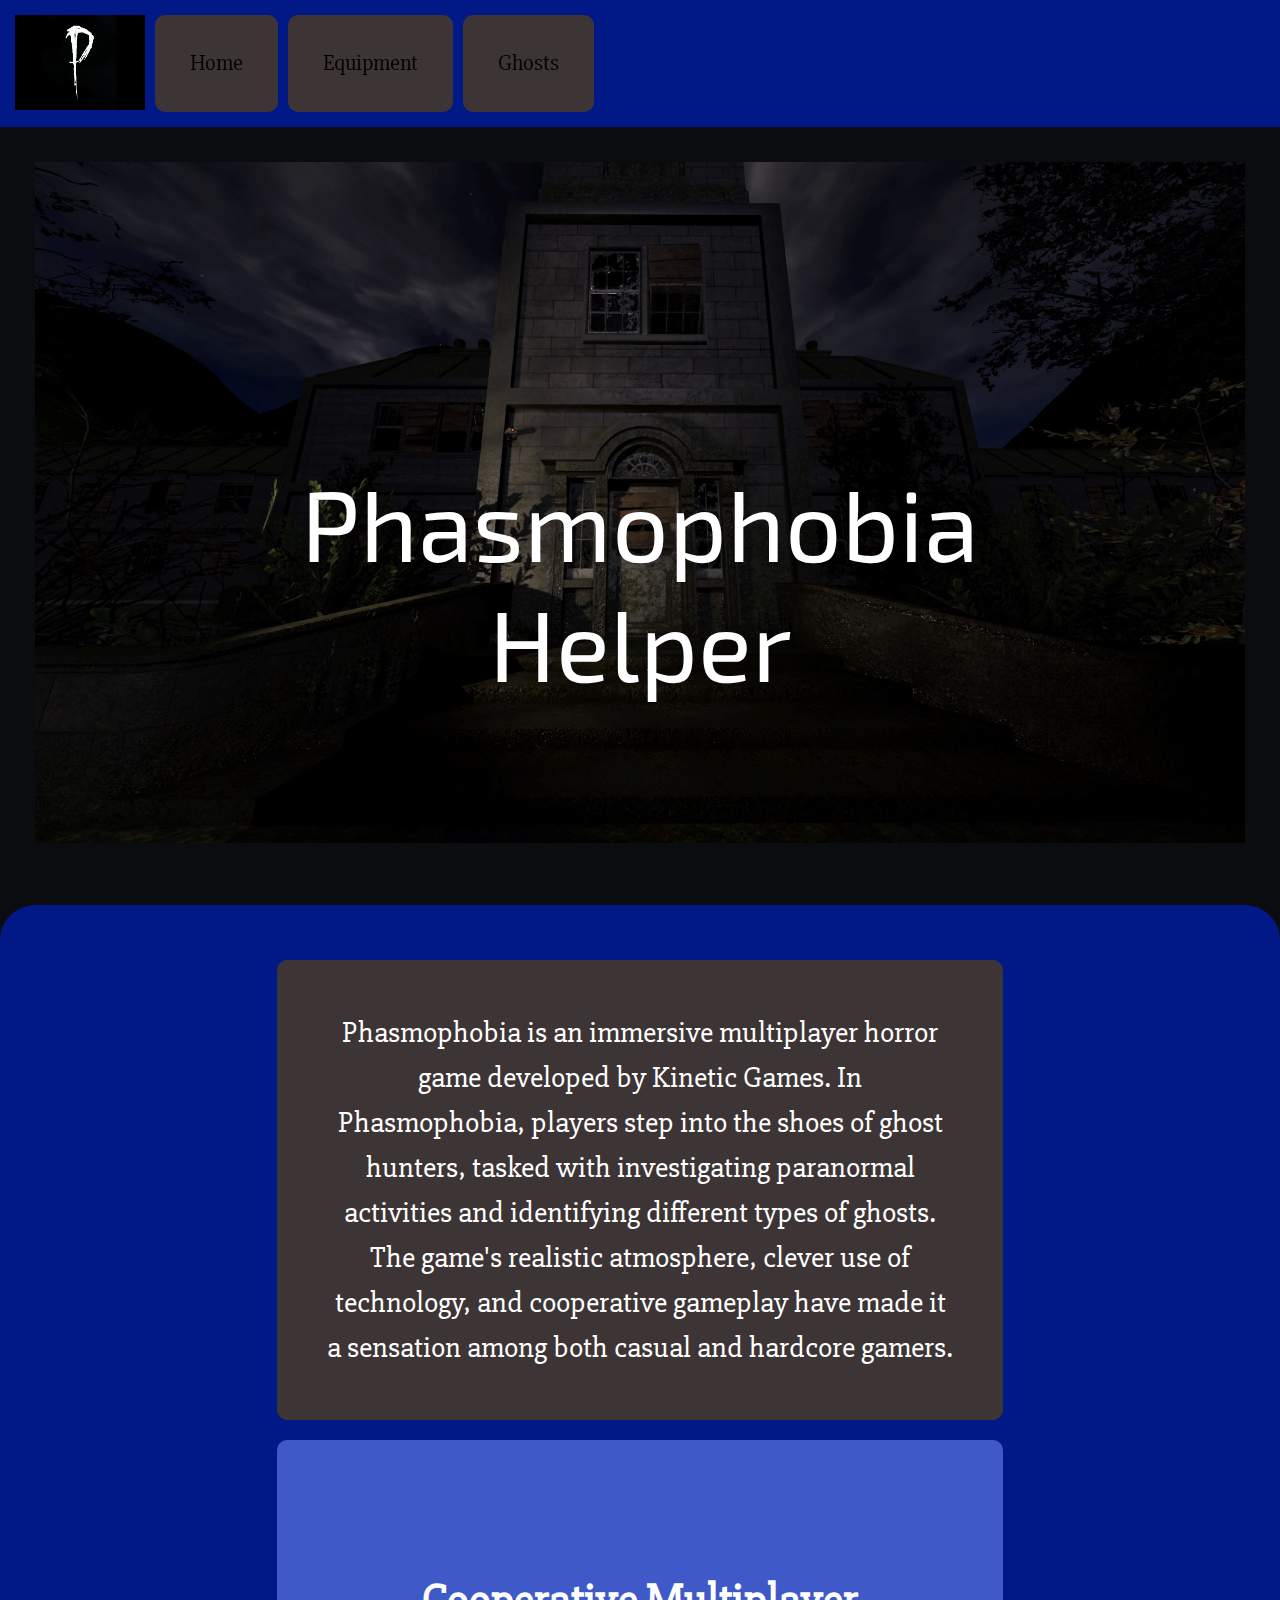
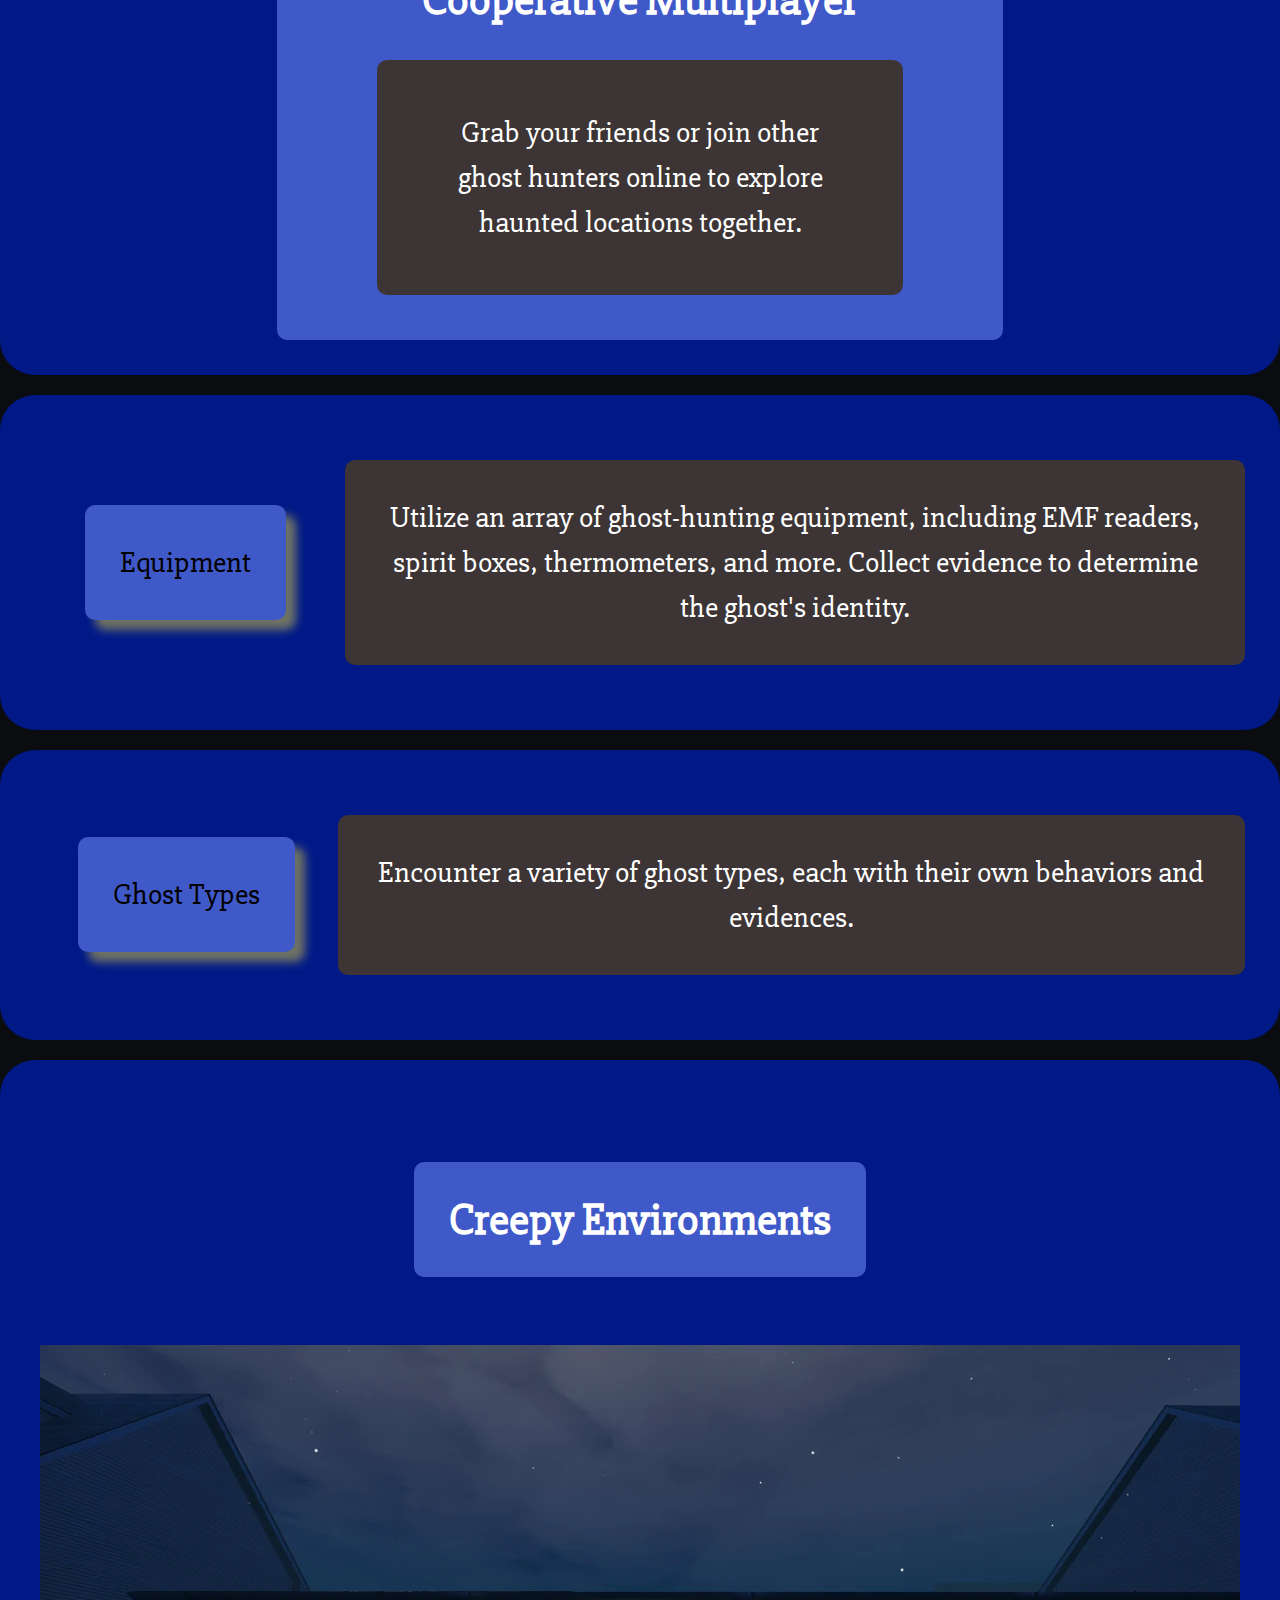
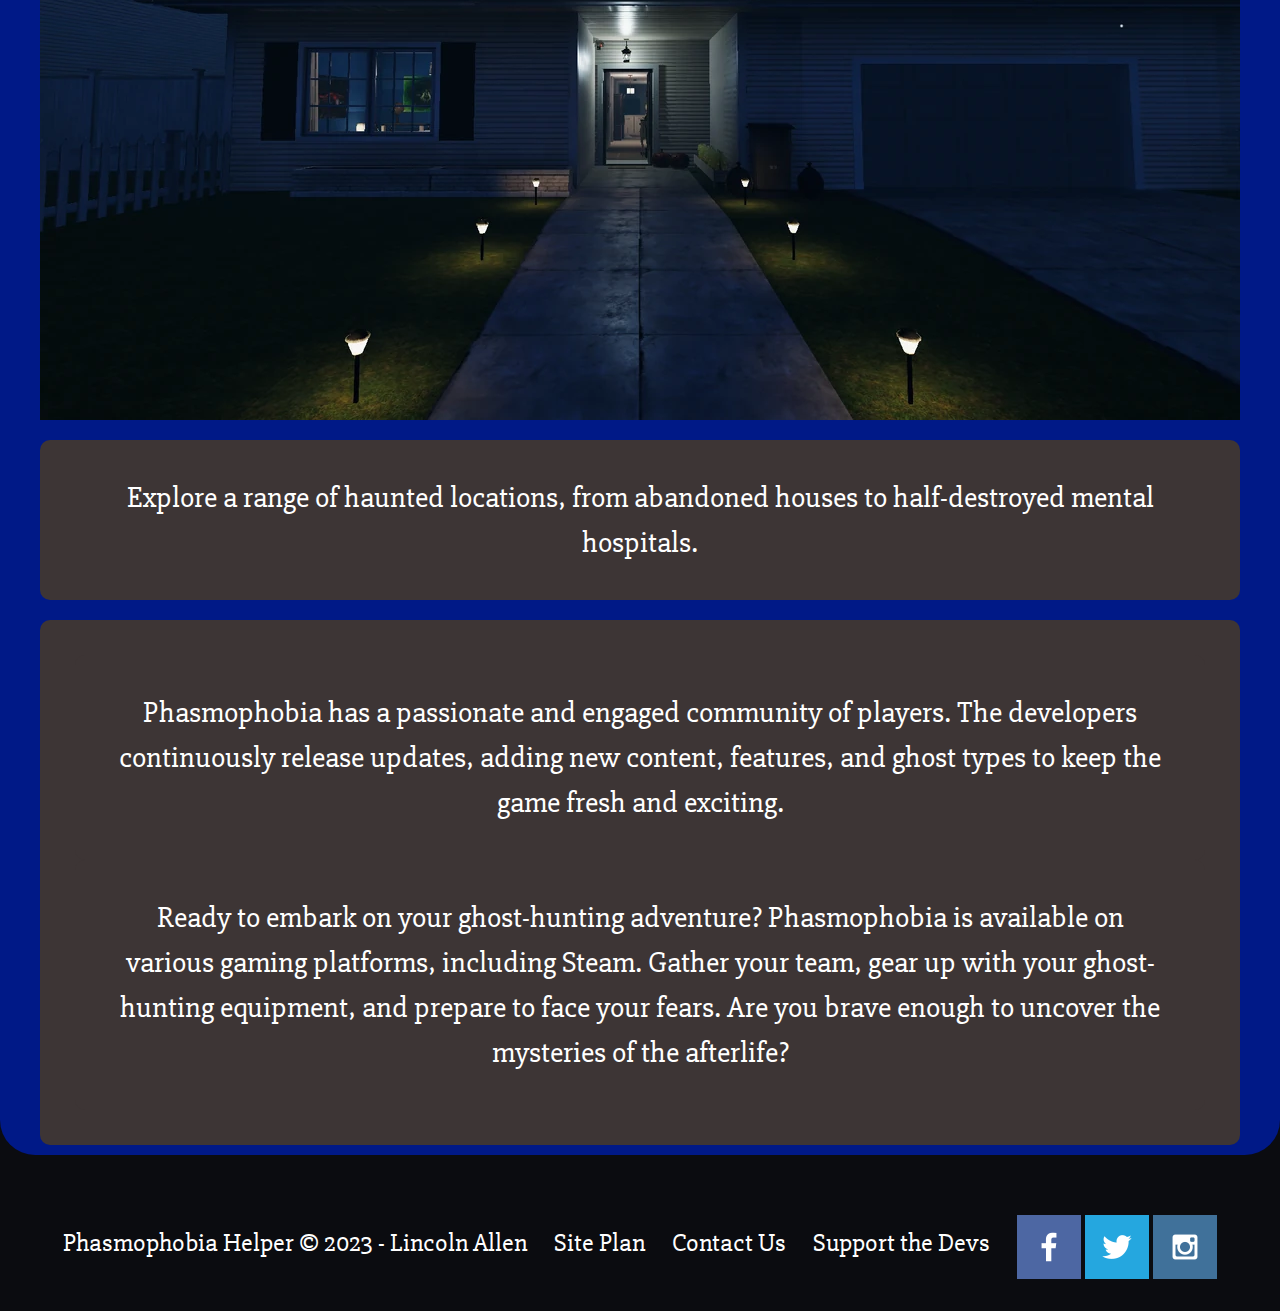
<file: personal_site/index.html>
<!DOCTYPE html>
<html lang="en">
    <head>
        <meta charset="UTF-8">
        <meta name="viewport" content="width=device-width, initial-scale=1.0">
        <title>Phasmophobia Helper</title>
        <link type="text/css" rel="stylesheet" href="styles/style1.css">
    </head>
    <body>
        <div id="content">

            <header>
                <img class="logo" src="images/p.jpg" alt="logo">
                <a class= "head_button" href="index.html">Home</a>
                <a class= "head_button" href="equipment.html">Equipment</a>
                <a class= "head_button" href="ghosts.html">Ghosts</a>
            </header>

            <main>
                <div id="titlesplash"> 
                    <div id="imgcontain">
                        <img id="sun-img" src="images/SunnyMeadows.jpg" alt="People enjoying white water rafting">
                    </div>
                    <section id="titletext">Phasmophobia Helper</section>
                </div>

                <div class="HTP">
                    <p>Phasmophobia is an immersive multiplayer horror game developed by Kinetic Games. In Phasmophobia, players step into the shoes of ghost hunters, tasked with investigating paranormal activities and identifying different types of ghosts. The game's realistic atmosphere, clever use of technology, and cooperative gameplay have made it a sensation among both casual and hardcore gamers.</p>
                    <div id="co-op">
                        <h2>Cooperative Multiplayer</h2>
                        <p>Grab your friends or join other ghost hunters online to explore haunted locations together.</p>
                    </div>
                </div>

                <div class="equip_gen">
                    <a href="equipment.html" class="button">Equipment</a>
                    <p>Utilize an array of ghost-hunting equipment, including EMF readers, spirit boxes, thermometers, and more. Collect evidence to determine the ghost's identity.</p>
                </div>

                <div class="ghost_gen">
                    <a href="ghosts.html" class="button">Ghost Types</a>
                    <p>Encounter a variety of ghost types, each with their own behaviors and evidences.</p>
                </div>

                <div class="end_home">
                    <h2>Creepy Environments</h2>
                    <img class="ascendimg" src="images/Tanglewood_Front_snowing.jpg" alt="image for homepage">
                    <p>Explore a range of haunted locations, from abandoned houses to half-destroyed mental hospitals.</p>
                    <div id="end-text">
                        <p>Phasmophobia has a passionate and engaged community of players. The developers continuously release updates, adding new content, features, and ghost types to keep the game fresh and exciting.</p>
                        <p>Ready to embark on your ghost-hunting adventure? Phasmophobia is available on various gaming platforms, including Steam. Gather your team, gear up with your ghost-hunting equipment, and prepare to face your fears. Are you brave enough to uncover the mysteries of the afterlife?</p>
                    </div>
                </div>
            </main>
            
            <footer>
                <p class="foottext">Phasmophobia Helper &copy; 2023 - Lincoln Allen</p>
                <p class="foottext"><a href="site-plan.html">Site Plan</a></p>
                <p class="foottext"><a href="contactus.html">Contact Us</a></p>
                <p id="support"><a href="https://store.steampowered.com/app/739630/Phasmophobia/">Support the Devs</a></p>
                <div class="social">

                    <a href="https://facebook.com" target="_blank">
                        <img src="images/facebook.png" alt="fb icon">
                    </a>

                    <a href="https://twitter.com" target="_blank">
                        <img src="images/twitter.png" alt="twitter icon">
                    </a>

                    <a href="https://instagram.com" target="_blank">
                        <img src="images/instagram.png" alt="instagram icon">
                    </a>

                </div>
            </footer>
        </div>
    </body>
</html>
</file>
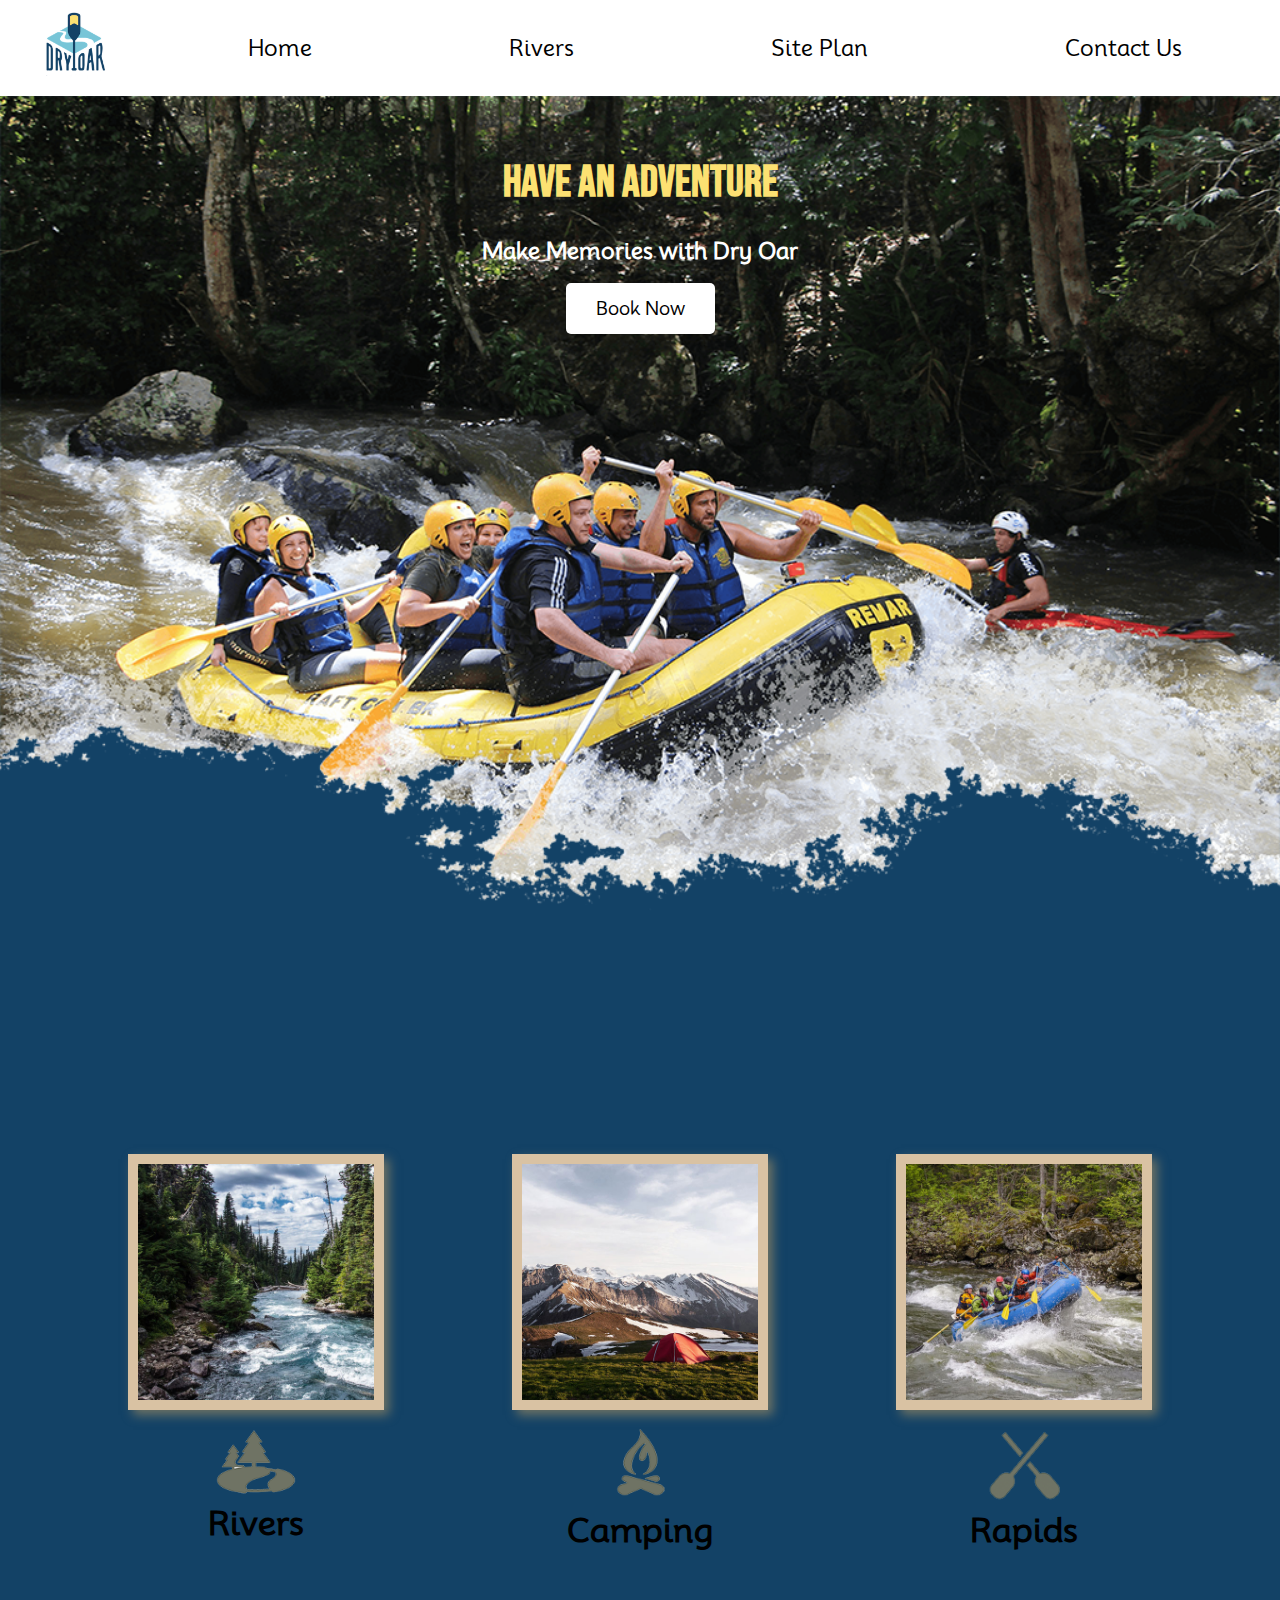
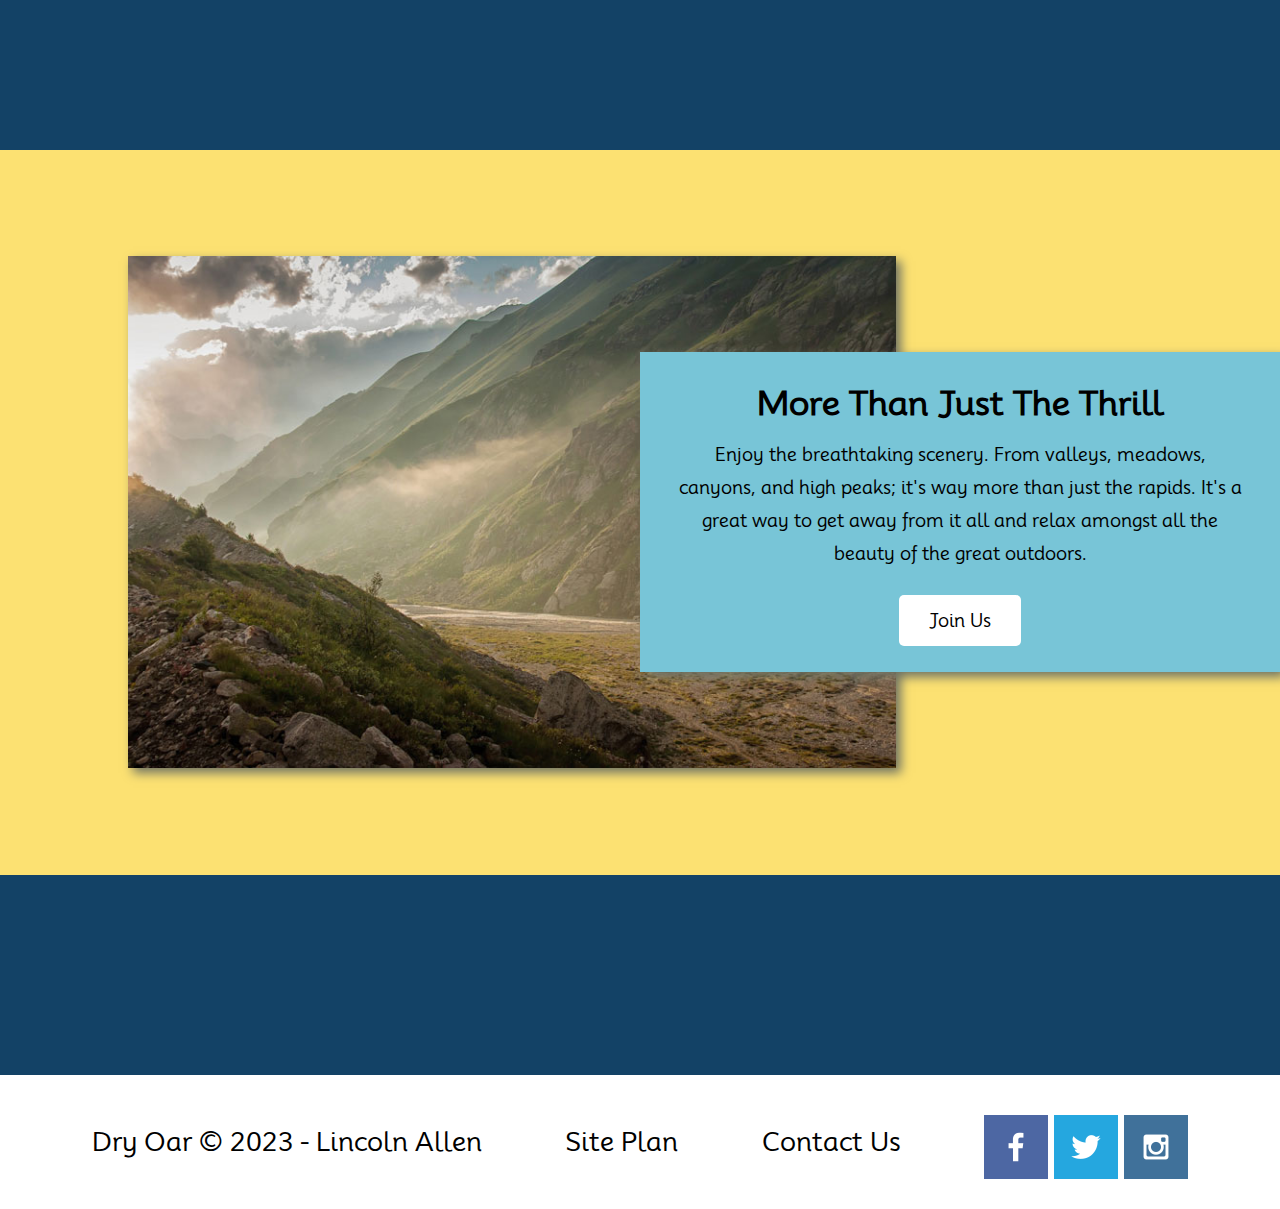
<file: wwr/index.html>
<!DOCTYPE html> 
<html lang="en">
<head>
    <meta charset="UTF-8">
    <meta http-equiv="X-UA-Compatible" content="IE=edge">
    <meta name="viewport" content="width=device-width, initial-scale=1.0">
    <title>Whitewater Rafting Vacations | Dry Oar Boating | Home</title>
    <link rel="stylesheet" href="styles/style.css">
</head>
<body>
    <div id="content">
        <header>
            <a id="logo_link" href="index.html">
                <img class="logo" src="images/logo.png" alt="Dry Oar Logo">
            </a>
            <nav>
                <a href="index.html">Home</a>
                <a href="rivers.html">Rivers</a>
                <a href="site-plan-rafting.html">Site Plan</a>
                <a href="contactus.html">Contact Us</a>
            </nav>
        </header>

        <div id="hero">
            <div id="hero-box">
                <img id="hero-img" src="images/hero.png" alt="People enjoying white water rafting">
            </div>
            <section id="hero-msg">
                <h1 class="home-title">Have An Adventure</h1>
                <h4>Make Memories with Dry Oar </h4>
                <div class='button-box'>
                    <a class='book' href="contactus.html">Book Now</a>
                </div>
            </section>
        </div>

        <main class="home-grid">
            <section class="rivers-card">
                    
                <img class="card-img" src="images/rivers.jpg" alt="river in forest">
                <img class="icon" src="images/river_icon.png" alt="river icon">
                <h2>Rivers</h2>

            </section>
            <section class="camping-card">
                    
                <img class="card-img" src="images/camping.jpg" alt="tent in mountains">
                <img class="icon" src="images/fire_icon.png" alt="fire icon">
                <h2>Camping</h2>

            </section>
            <section class="rapids-card">

                <img class="card-img" src="images/rapids.jpg" alt="rafting boat">
                <img class="icon" src="images/oars.png" alt="oars icon">
                <h2>Rapids</h2>

            </section>

            <div id="background"></div> 

            <img class="mountains" src="images/mountains.jpg" alt="Misty mountains">

            <section class="msg">

                <h2>More Than Just The Thrill</h2>
                <p>Enjoy the breathtaking scenery. From valleys, meadows, canyons, and high peaks; it's way more than just the rapids. It's a great way to get away from it all and relax amongst all the beauty of the great outdoors. </p>
                <a class='join' href="rivers.html">Join Us</a>

            </section>
        </main>

        <footer>
            <p>Dry Oar &copy; 2023 - Lincoln Allen</p>
            <p><a href="site-plan-rafting.html">Site Plan</a></p>
            <p><a href="contactus.html">Contact Us</a></p>
            <div class="social">

                <a href="https://facebook.com" target="_blank">
                    <img src="images/facebook.png" alt="fb icon">
                </a>

                <a href="https://twitter.com" target="_blank">
                    <img src="images/twitter.png" alt="twitter icon">
                </a>

                <a href="https://instagram.com" target="_blank">
                    <img src="images/instagram.png" alt="instagram icon">
                </a>

            </div>
        </footer>
    </div>
</body>
</html>
</file>
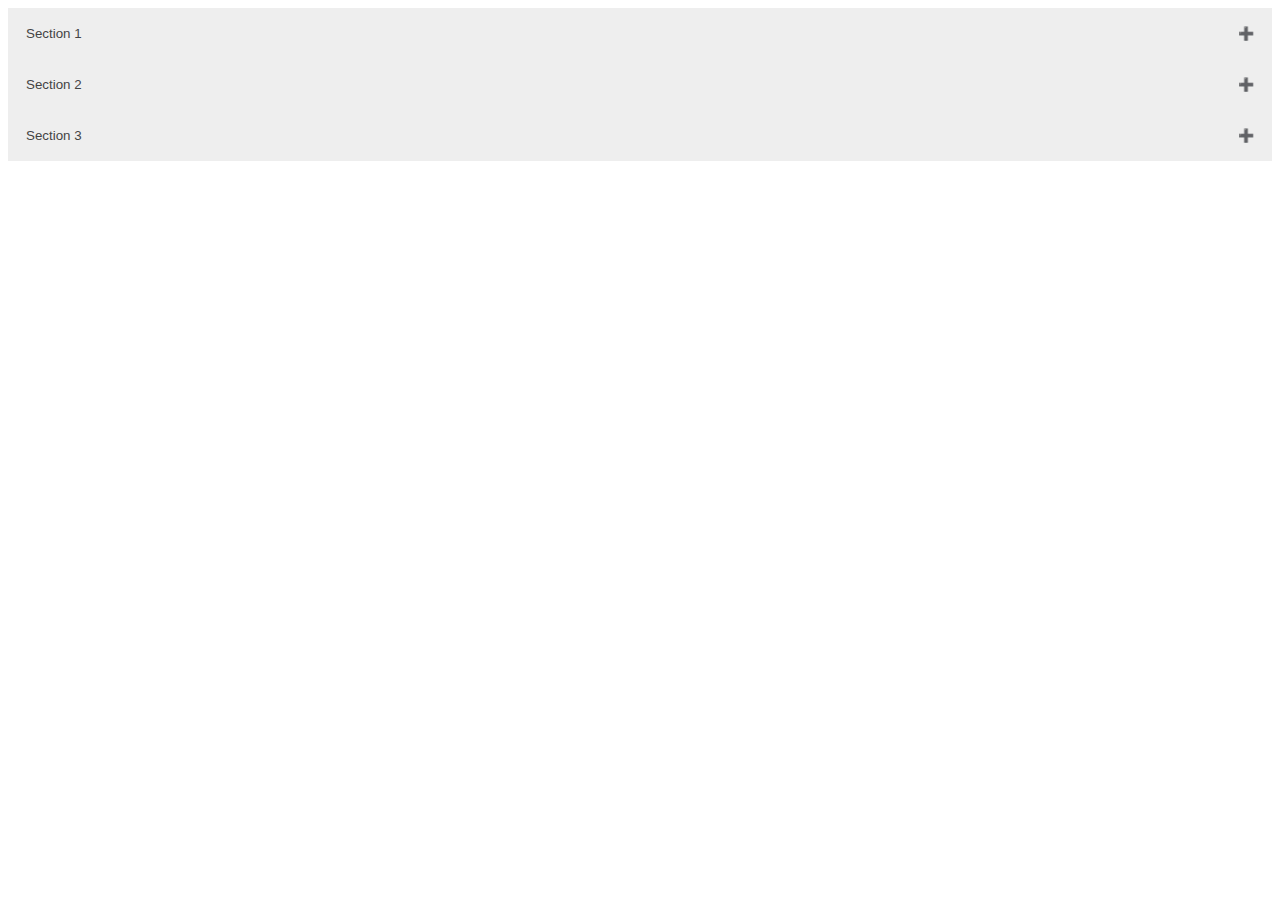
<file: personal_site/a-simple-compontent.html>
<!DOCTYPE html>
<html lang="en">
<head>
    <meta charset="UTF-8">
    <meta name="viewport" content="width=device-width, initial-scale=1.0">
    <title>Document</title>
    <link type="text/css" rel="stylesheet" href="styles/a-simple-compenent.css">
</head>
<body>
    <button class="accordion">Section 1</button>
    <div class="panel">
    <p>Lorem ipsum...</p>
    </div>

    <button class="accordion">Section 2</button>
    <div class="panel">
    <p>Lorem ipsum...</p>
    </div>

    <button class="accordion">Section 3</button>
    <div class="panel">
    <p>Lorem ipsum...</p>
    </div>

    <script>
        var acc = document.getElementsByClassName("accordion");
        var i;

        for (i = 0; i < acc.length; i++) {
            acc[i].addEventListener("click", function() {
            /* Toggle between adding and removing the "active" class,to highlight the button that controls the panel */
            this.classList.toggle("active");

            /* Toggle between hiding and showing the active panel */
            var panel = this.nextElementSibling;
            if (panel.style.display === "block") {
            panel.style.display = "none";
            } else {
            panel.style.display = "block";
            }
            });
            }
    </script>

    <style>
        .panel {
          padding: 0 18px;
          background-color: white;
          max-height: 100px;
          overflow: hidden;
          transition: max-height 0.2s ease-out;
        }
    </style>
        
    <script>
        var acc = document.getElementsByClassName("accordion");
        var i;
        
        for (i = 0; i < acc.length; i++) {
          acc[i].addEventListener("click", function() {
            this.classList.toggle("active");
            var panel = this.nextElementSibling;
            if (panel.style.maxHeight) {
              panel.style.maxHeight = null;
            } else {
              panel.style.maxHeight = panel.scrollHeight + "px";
            }
          });
        }
    </script>
</body>
</html>
</file>
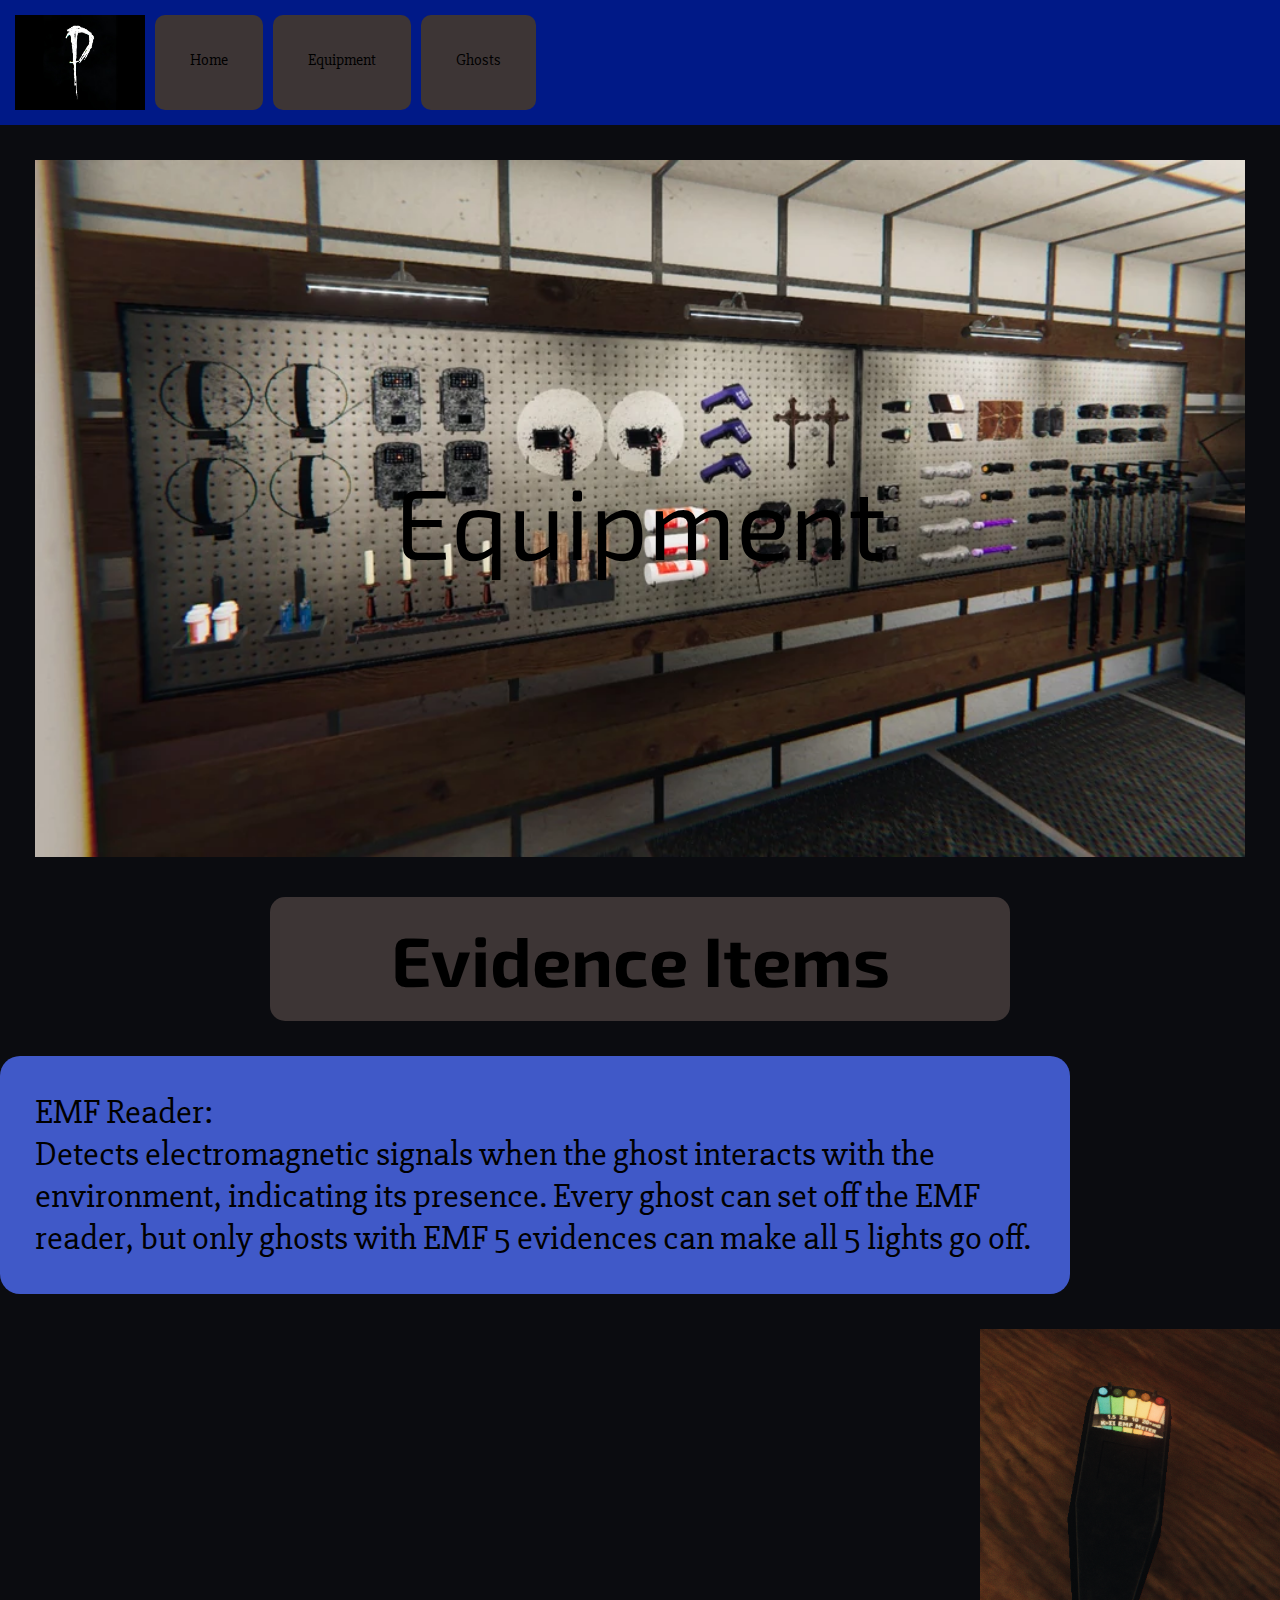
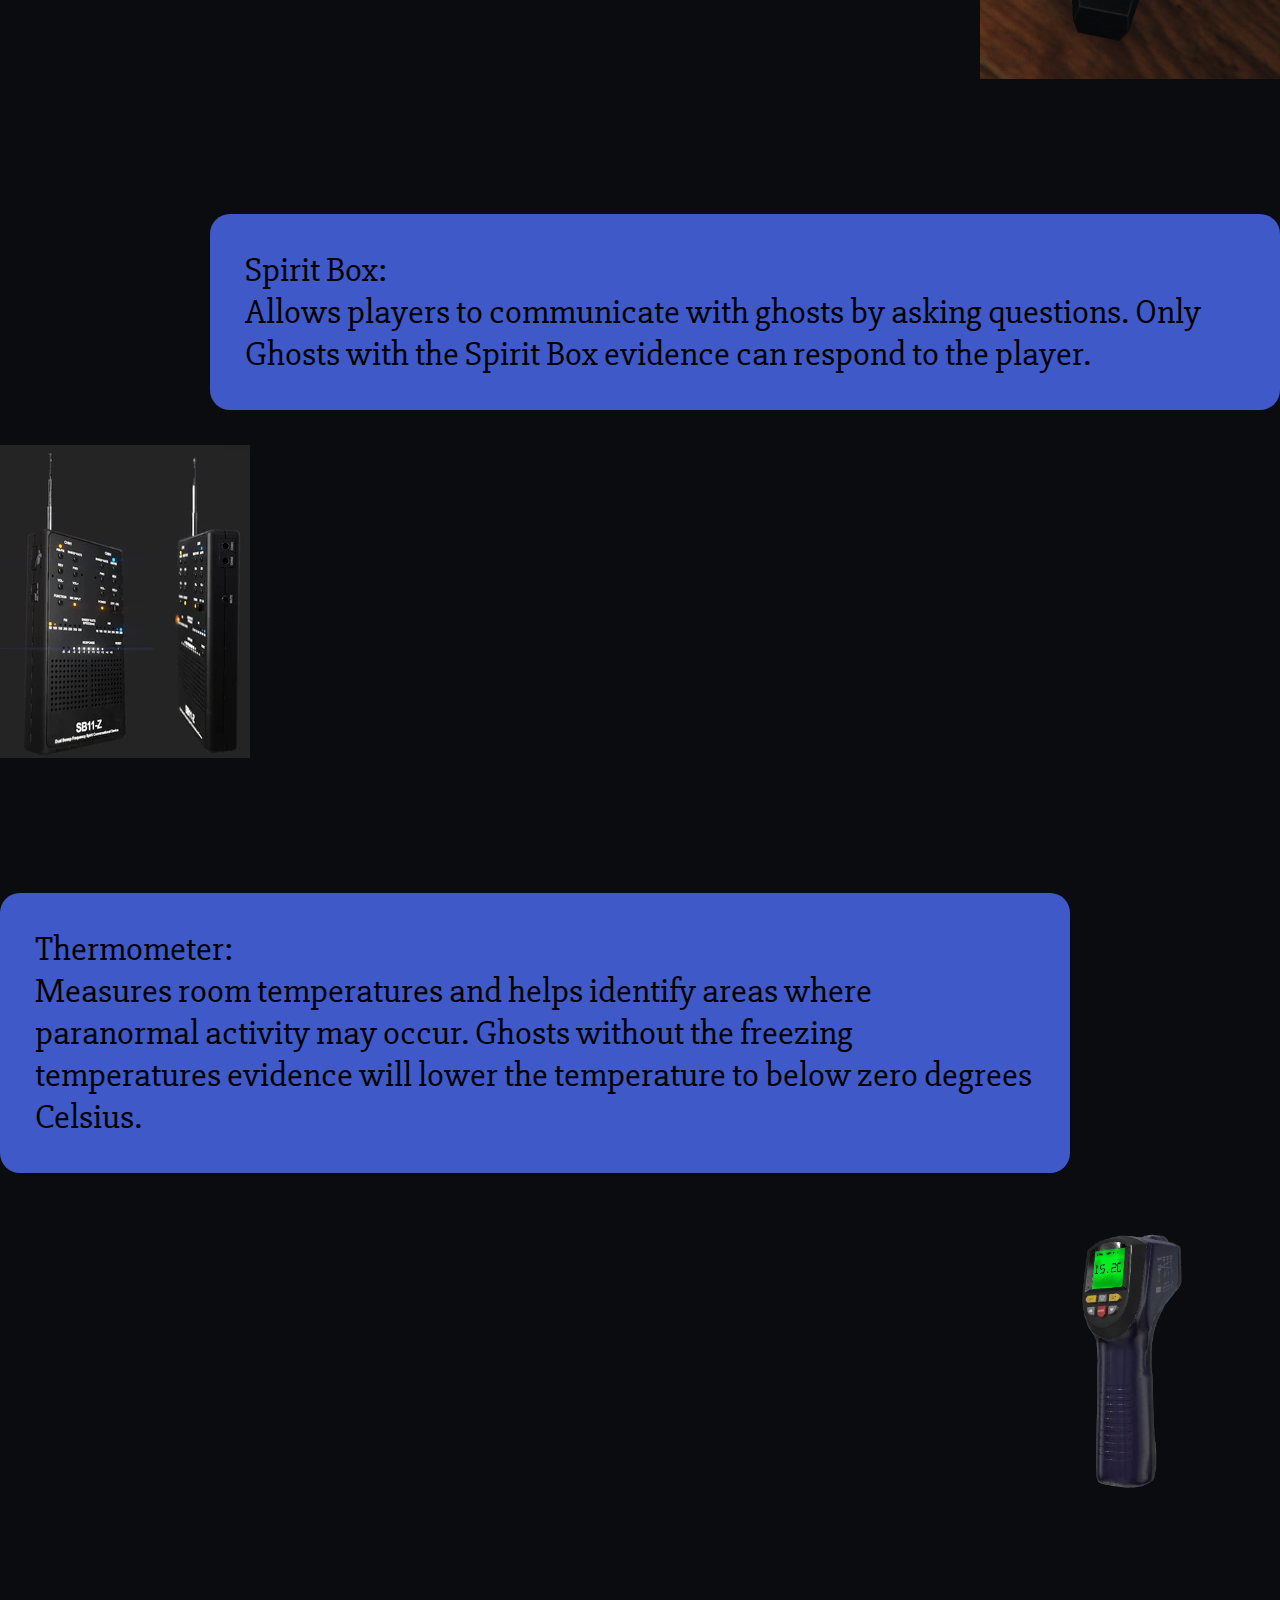
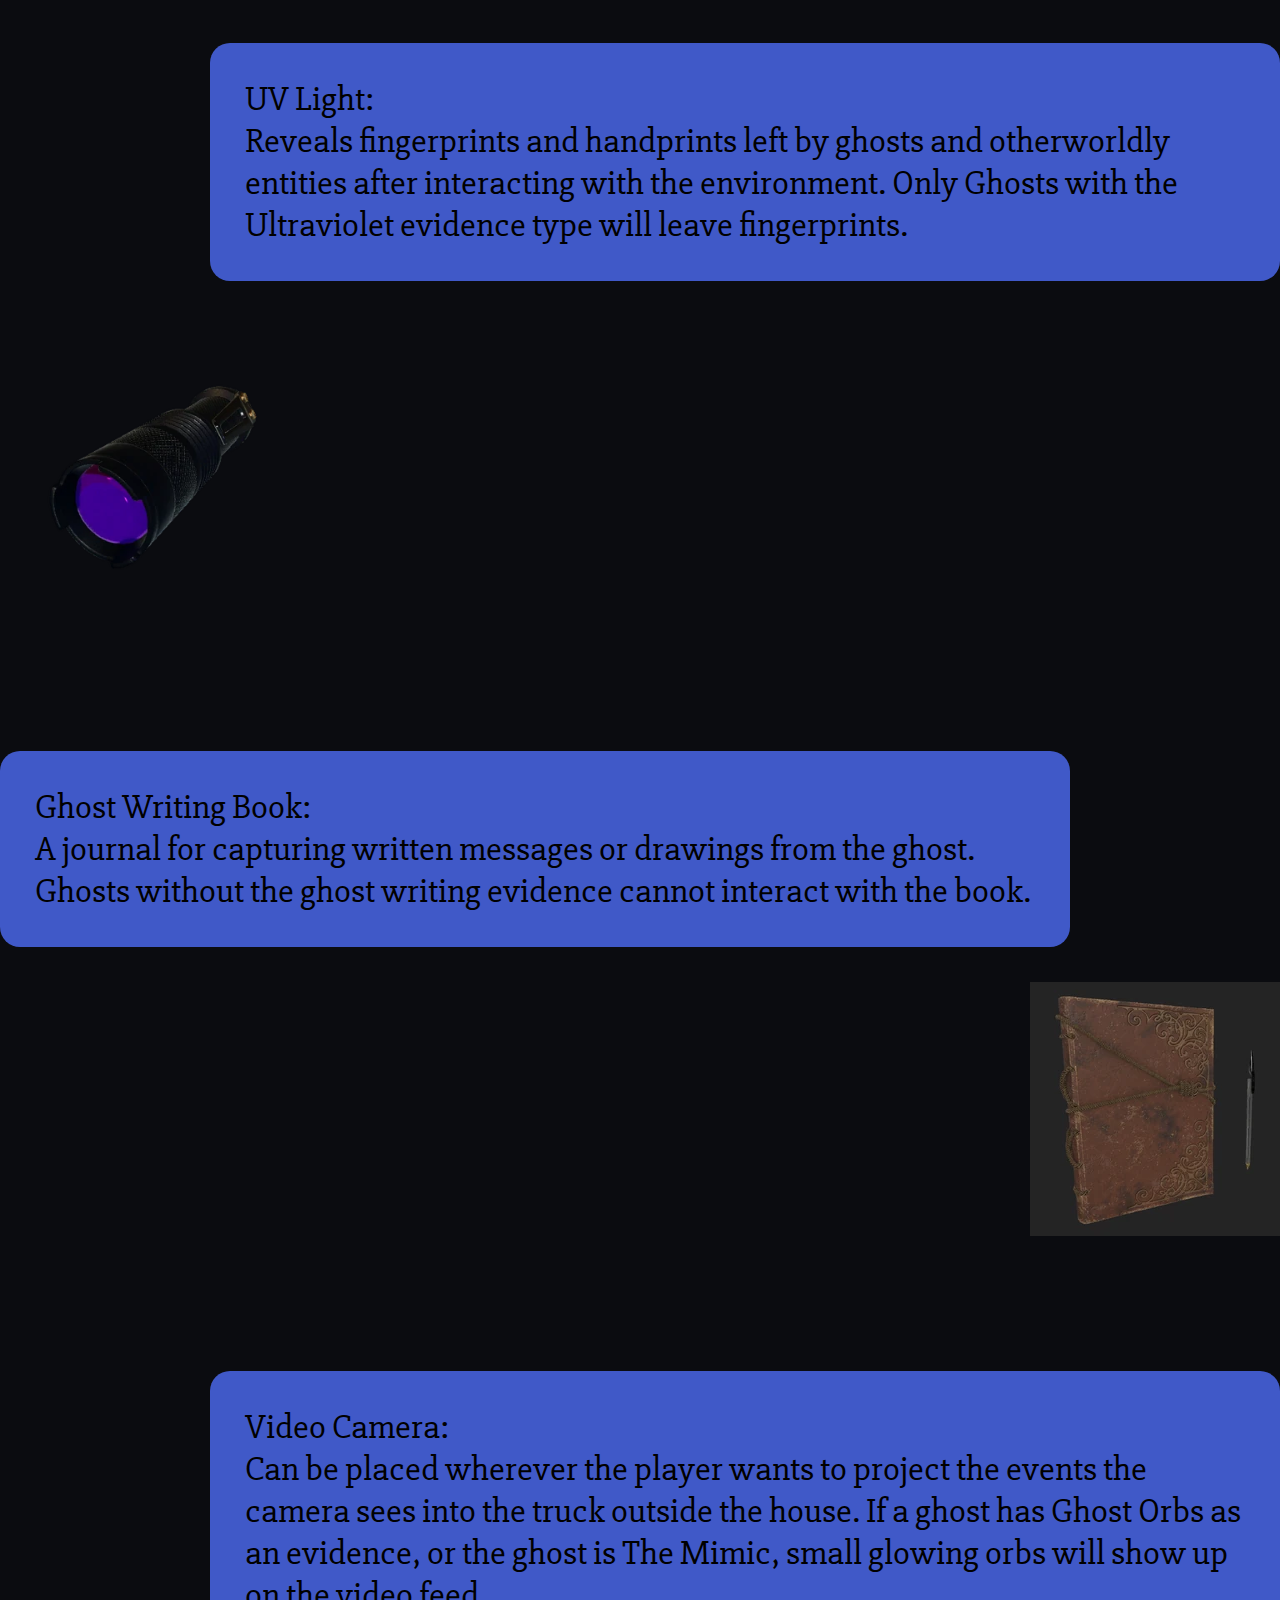
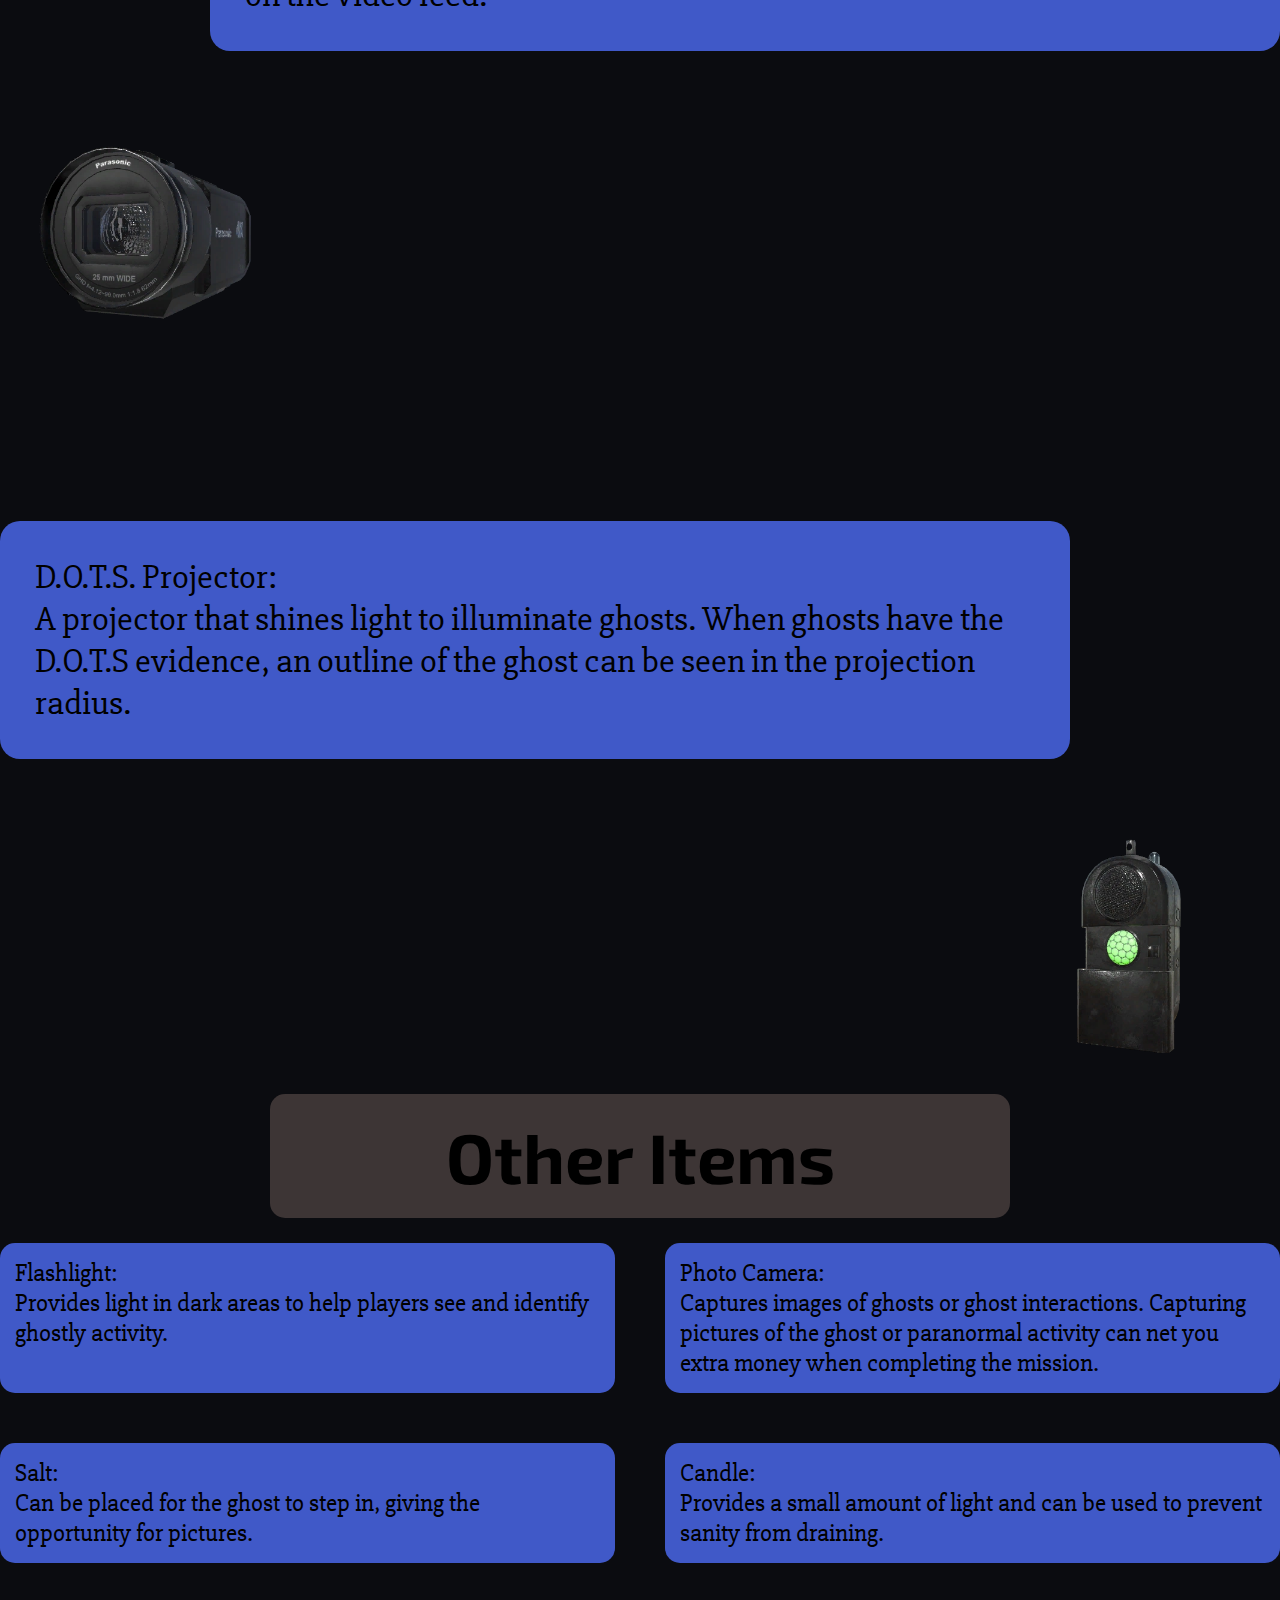
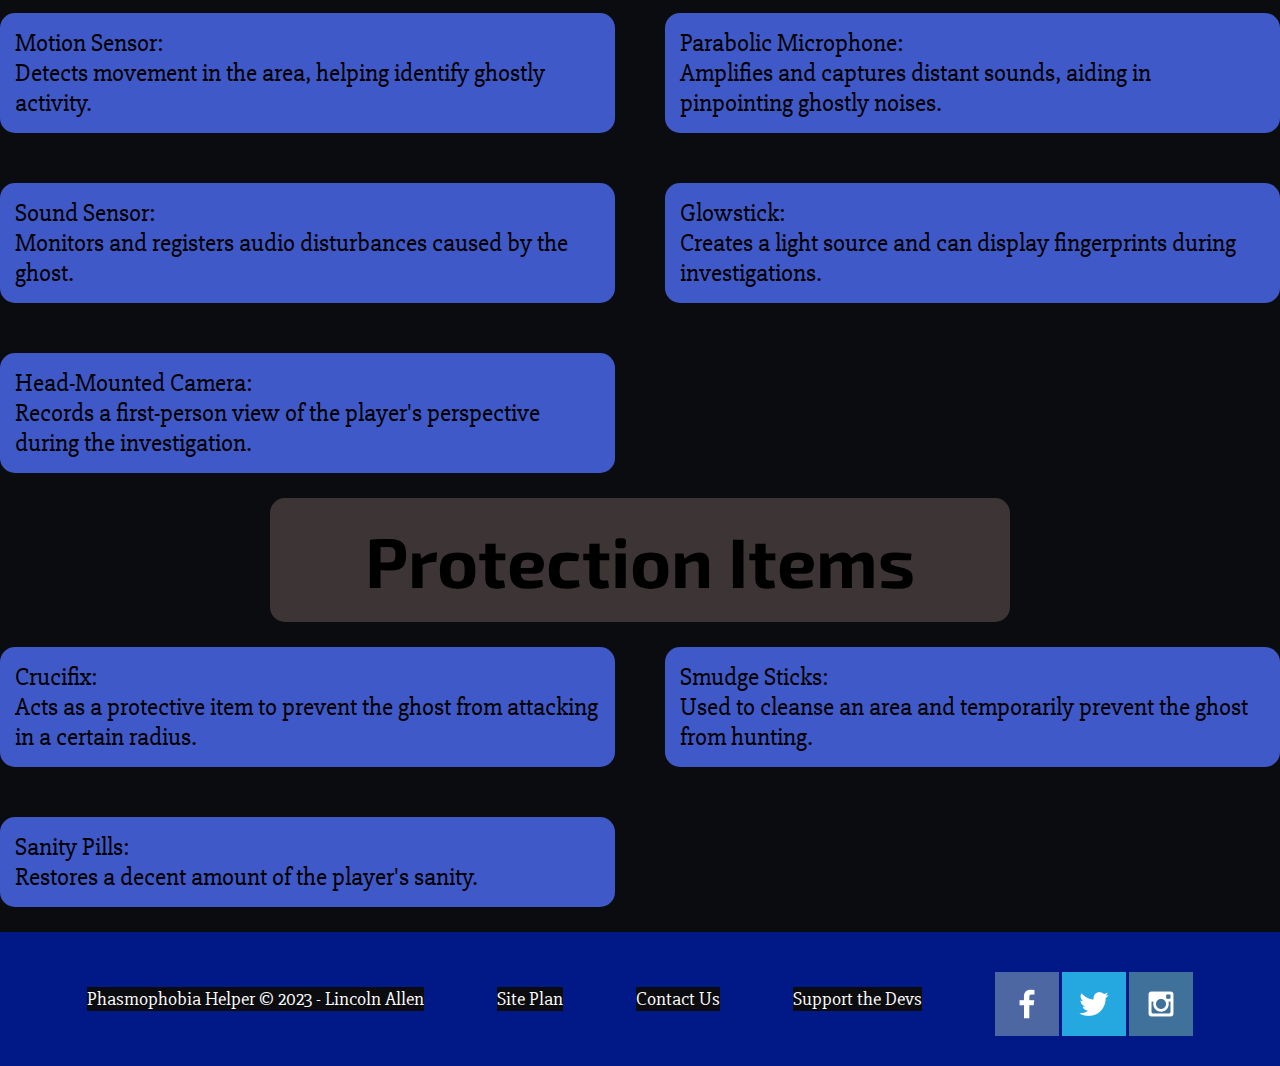
<file: personal_site/equipment.html>
<!DOCTYPE html>
<html lang="en">
    <head>
        <meta charset="UTF-8">
        <meta name="viewport" content="width=device-width, initial-scale=1.0">
        <title>Equipment</title>
        <link type="text/css" rel="stylesheet" href="styles/style3.css">
    </head>
    <body>
        <div id="content">
            <header>
                <img class="logo" src="images/p.jpg" alt="logo">
                <a class= "head_button" href="index.html">Home</a>
                <a class= "head_button" href="equipment.html">Equipment</a>
                <a class= "head_button" href="ghosts.html">Ghosts</a>
            </header>
            
            <main>
                <div id="titlesplash">
                    <div id="imgcontain">
                        <img id="sun-img" src="images/Full_item_set_on_0.6.3.1.jpg" alt="banner img">
                    </div>
                    <section id="titletext">Equipment</section>
                </div>
            

            <h2 id="title1">Evidence Items</h2>
            <div id="main-items">

                <div class="left">
                    <p>EMF Reader:<br> Detects electromagnetic signals when the ghost interacts with the environment, indicating its presence. Every ghost can set off the EMF reader, but only ghosts with EMF 5 evidences can make all 5 lights go off.</p>
                    <img src="images/EMF_Reader.jpg" alt="EMF READER">
                </div>

                <div class="right">
                    <p>Spirit Box:<br> Allows players to communicate with ghosts by asking questions. Only Ghosts with the Spirit Box evidence can respond to the player.</p>
                    <img src="images/Spirit_box_level_3_tease.jpg" alt="SPIRIT BOX">
                </div>

                <div class="left">
                    <p>Thermometer:<br> Measures room temperatures and helps identify areas where paranormal activity may occur. Ghosts without the freezing temperatures evidence will lower the temperature to below zero degrees Celsius.</p>
                    <img src="images/Thermometer090_T2.jpg" alt="THERMOMETER">
                </div>

                <div class="right">
                    <p>UV Light:<br> Reveals fingerprints and handprints left by ghosts and otherworldly entities after interacting with the environment. Only Ghosts with the Ultraviolet evidence type will leave fingerprints.</p>
                    <img src="images/UV090_T2.jpg" alt="UV LIGHT">
                </div>

                <div class="left">
                    <p>Ghost Writing Book:<br> A journal for capturing written messages or drawings from the ghost. Ghosts without the ghost writing evidence cannot interact with the book.</p>
                    <img src="images/New_ghost_writing_book_model.jpg" alt="WRITING BOOK">
                </div>

                <div class="right">
                    <p>Video Camera:<br> Can be placed wherever the player wants to project the events the camera sees into the truck outside the house. If a ghost has Ghost Orbs as an evidence, or the ghost is The Mimic, small glowing orbs will show up on the video feed.</p>
                    <img src="images/VideoCamera090_T2.jpg" alt="VIDEO CAMERA">
                </div>

                <div class="left">
                    <p>D.O.T.S. Projector:<br> A projector that shines light to illuminate ghosts. When ghosts have the D.O.T.S evidence, an outline of the ghost can be seen in the projection radius.</p>
                    <img src="images/DOTS090_T2.jpg" alt="DOTS PROJECTOR">
                </div>
            </div>

            <h2 id="title2">Other Items</h2>
            <div class="other-items">
                <p>Flashlight:<br> Provides light in dark areas to help players see and identify ghostly activity.</p>
                <p>Photo Camera:<br> Captures images of ghosts or ghost interactions. Capturing pictures of the ghost or paranormal activity can net you extra money when completing the mission.</p>
                <p>Salt:<br> Can be placed for the ghost to step in, giving the opportunity for pictures.</p>
                <p>Candle:<br> Provides a small amount of light and can be used to prevent sanity from draining.</p>
                <p>Motion Sensor:<br> Detects movement in the area, helping identify ghostly activity.</p>
                <p>Parabolic Microphone:<br> Amplifies and captures distant sounds, aiding in pinpointing ghostly noises.</p>
                <p>Sound Sensor:<br> Monitors and registers audio disturbances caused by the ghost.</p>
                <p>Glowstick:<br> Creates a light source and can display fingerprints during investigations.</p>
                <p>Head-Mounted Camera:<br> Records a first-person view of the player's perspective during the investigation.</p>
            </div>


            <h2 id="title3">Protection Items</h2>
            <div class="prot-items">
            <p>Crucifix:<br> Acts as a protective item to prevent the ghost from attacking in a certain radius.</p>
            <p>Smudge Sticks:<br> Used to cleanse an area and temporarily prevent the ghost from hunting.</p>
            <p>Sanity Pills:<br> Restores a decent amount of the player's sanity.</p>
            </div>
            </main>
    

            <footer>
                <p>Phasmophobia Helper &copy; 2023 - Lincoln Allen</p>
                <p><a href="site-plan.html">Site Plan</a></p>
                <p><a href="contactus.html">Contact Us</a></p>
                <p id="support"><a href="https://store.steampowered.com/app/739630/Phasmophobia/">Support the Devs</a></p>
                <div class="social">

                    <a href="https://facebook.com" target="_blank">
                        <img src="images/facebook.png" alt="fb icon">
                    </a>

                    <a href="https://twitter.com" target="_blank">
                        <img src="images/twitter.png" alt="twitter icon">
                    </a>

                    <a href="https://instagram.com" target="_blank">
                        <img src="images/instagram.png" alt="instagram icon">
                    </a>

                </div>
            </footer> 
        </div>
    </body>
</html>
</file>
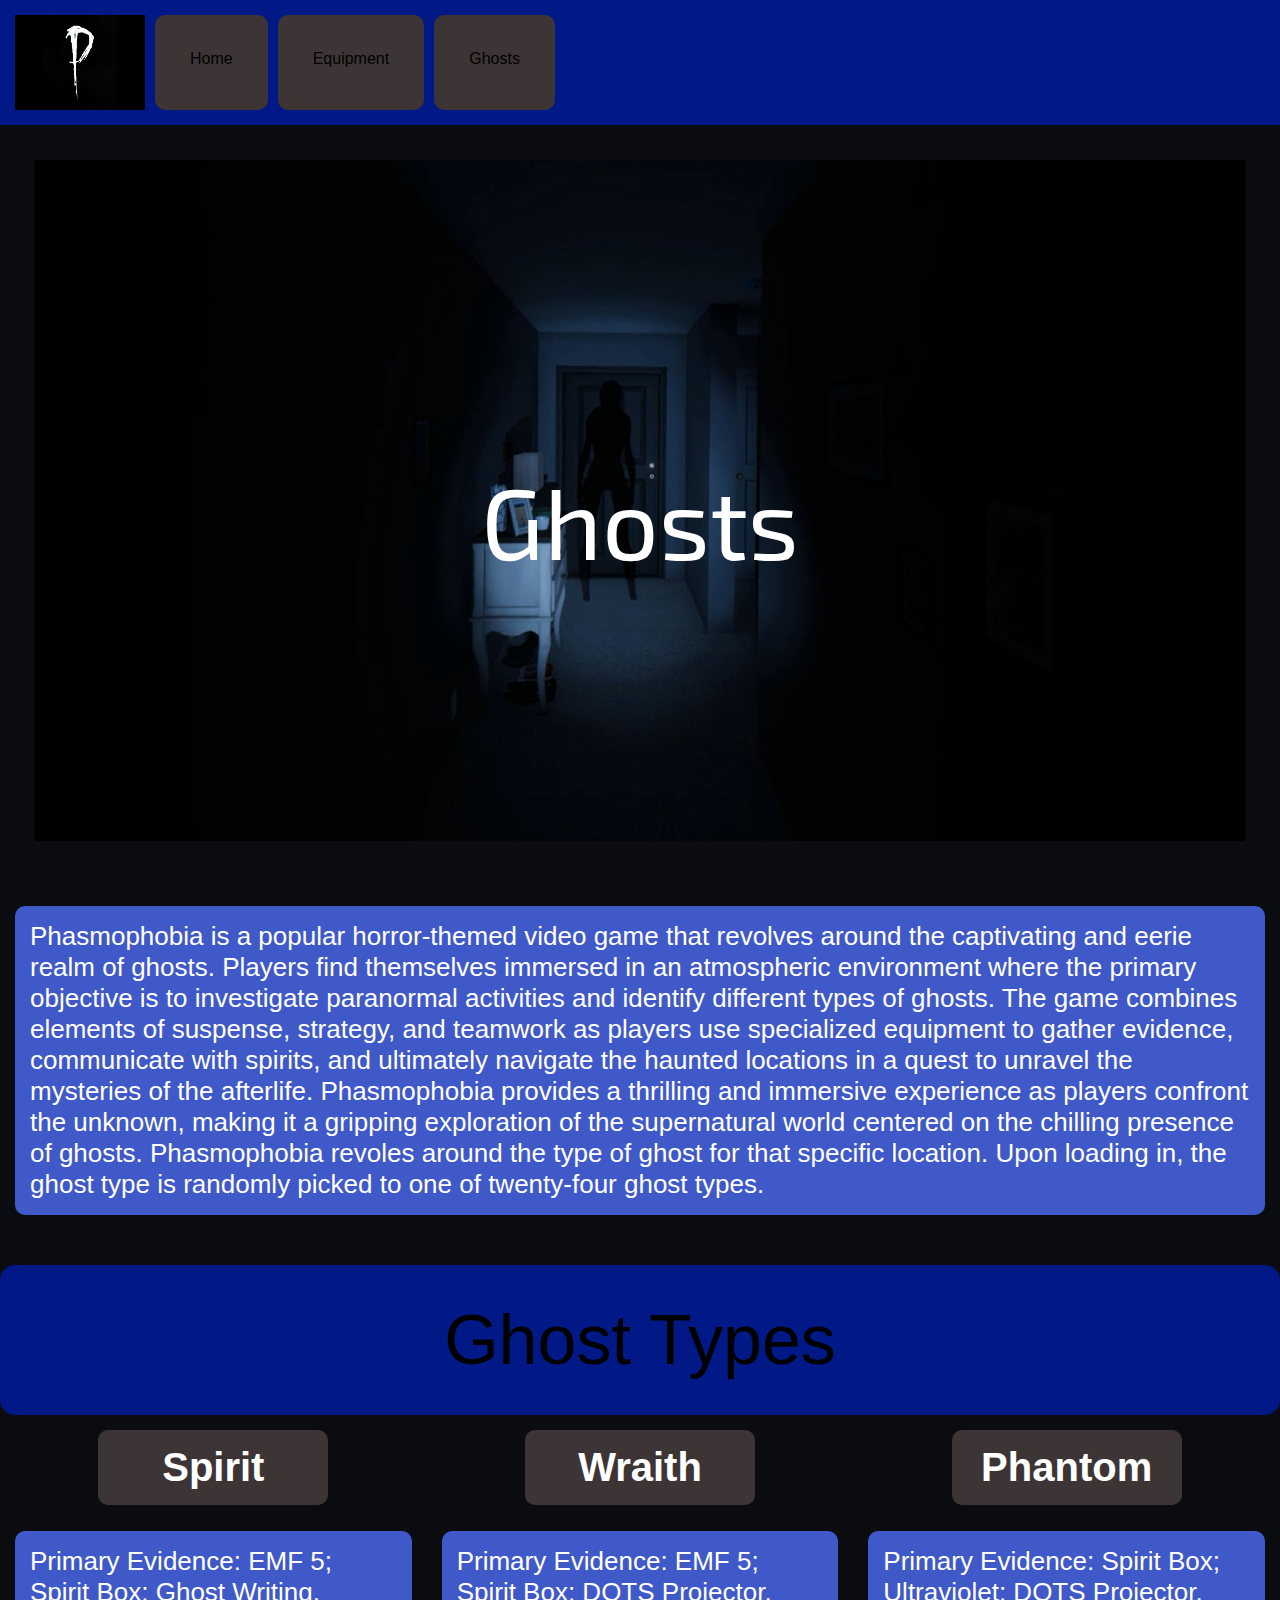
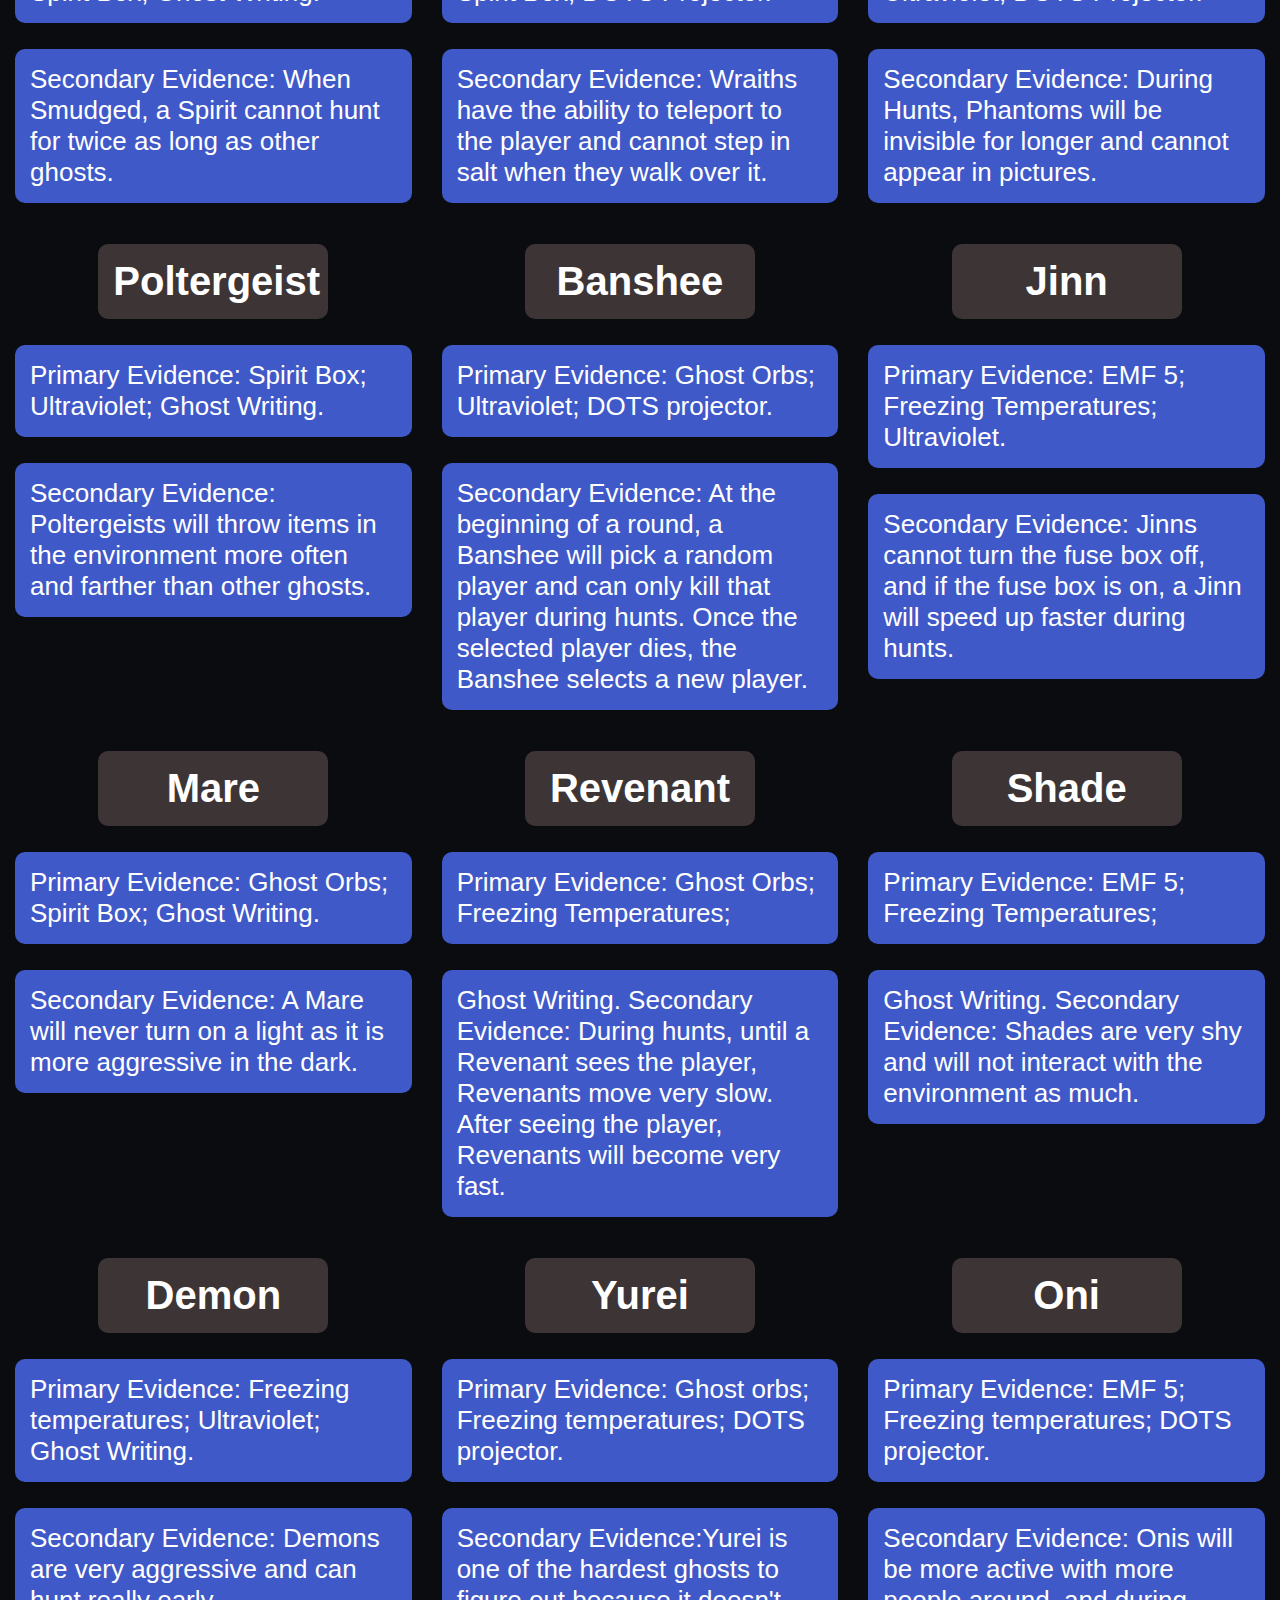
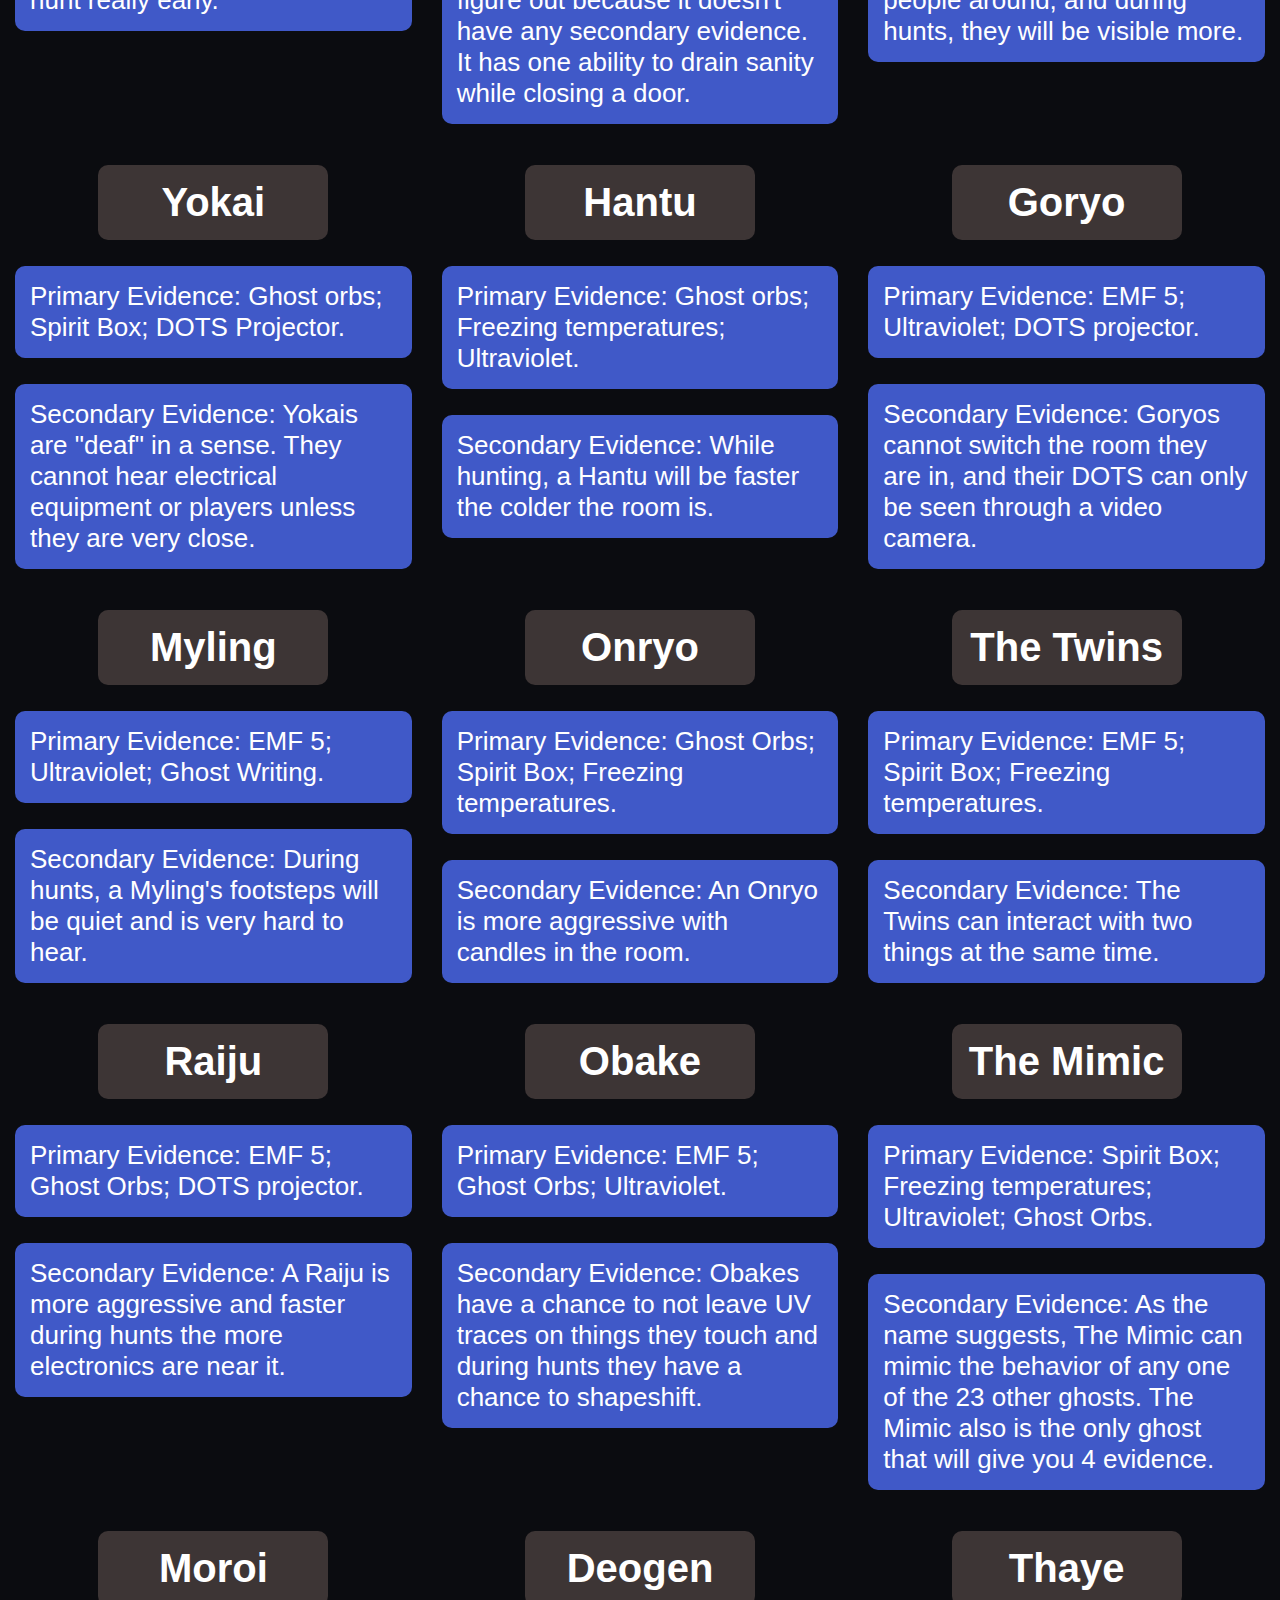
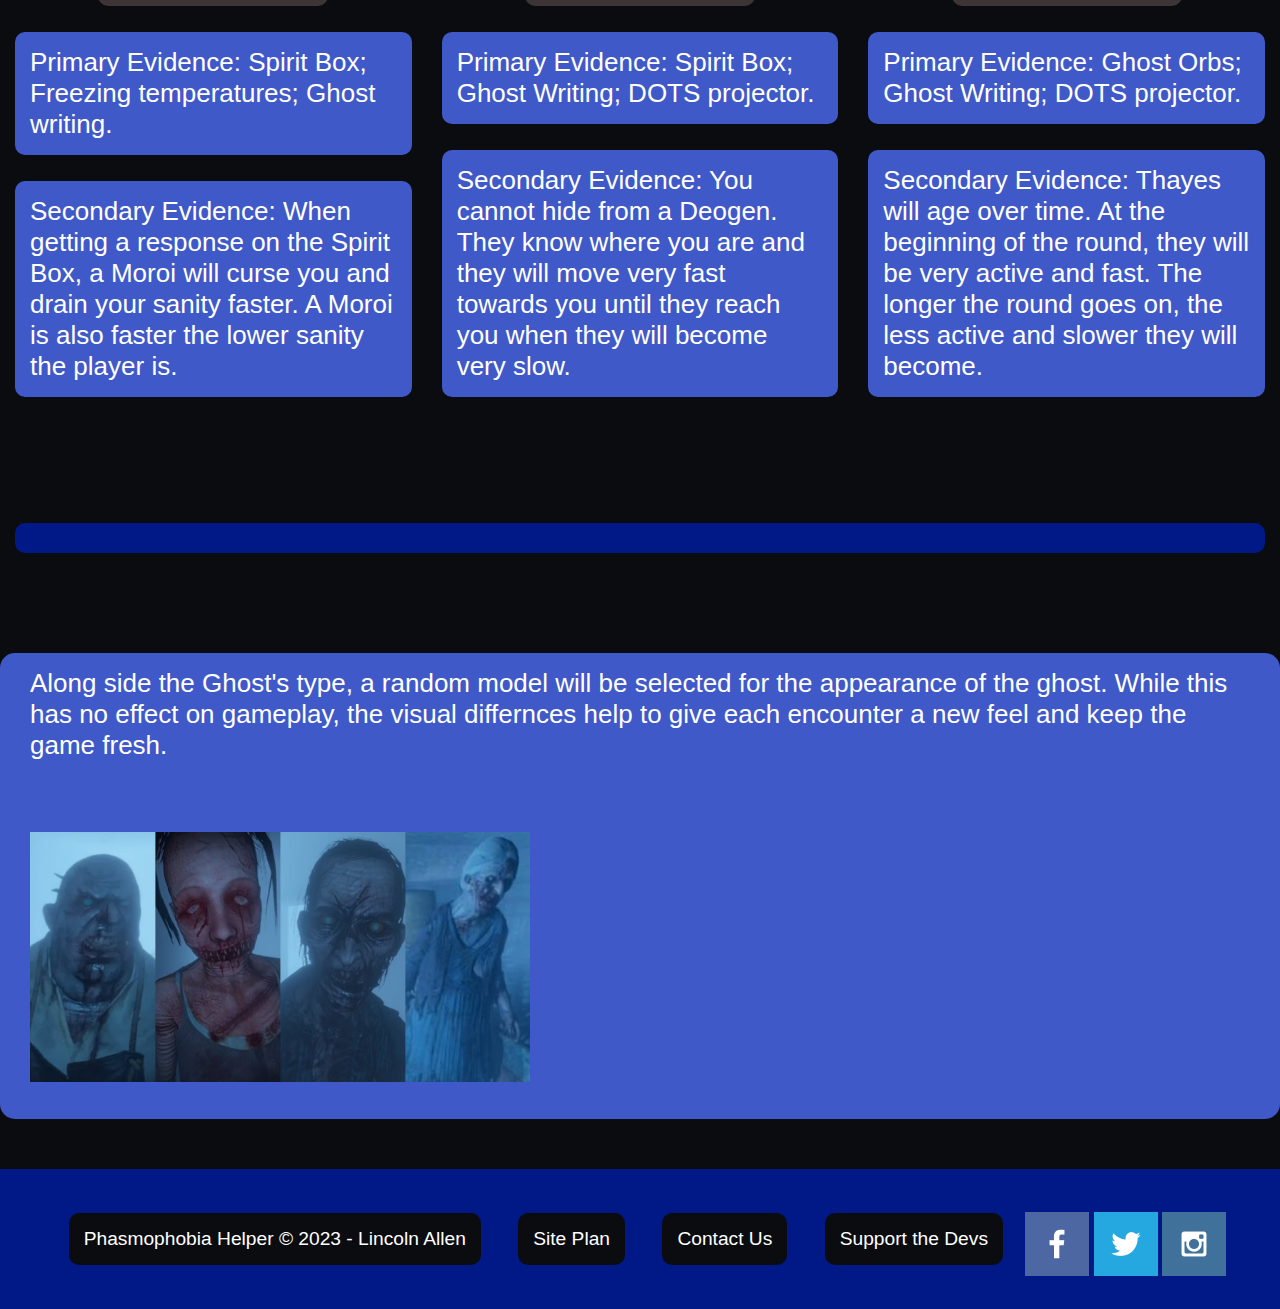
<file: personal_site/ghosts.html>
<!DOCTYPE html>
<html lang="en">
    <head>
        <meta charset="UTF-8">
        <meta name="viewport" content="width=device-width, initial-scale=1.0">
        <title>Phasmophobia Helper - Ghosts</title>
        <link type="text/css" rel="stylesheet" href="styles/style2.css">
    </head>
    <body>
        <div id="content">
            <header>
                <img class="logo" src="images/p.jpg" alt="logo">
                <a class= "head_button" href="index.html">Home</a>
                <a class= "head_button" href="equipment.html">Equipment</a>
                <a class= "head_button" href="ghosts.html">Ghosts</a>
            </header>
            <main>
                <div id="titlesplash">
                    <div id="imgcontain">
                        <img id="sun-img" src="images/scary_ghost.jpg" alt="banner img">
                    </div>
                    <section id="titletext">Ghosts</section>
                </div>
                <p id="general-info">Phasmophobia is a popular horror-themed video game that revolves around the captivating and eerie realm of ghosts. Players find themselves immersed in an atmospheric environment where the primary objective is to investigate paranormal activities and identify different types of ghosts. The game combines elements of suspense, strategy, and teamwork as players use specialized equipment to gather evidence, communicate with spirits, and ultimately navigate the haunted locations in a quest to unravel the mysteries of the afterlife. Phasmophobia provides a thrilling and immersive experience as players confront the unknown, making it a gripping exploration of the supernatural world centered on the chilling presence of ghosts. Phasmophobia revoles around the type of ghost for that specific location. Upon loading in, the ghost type is randomly picked to one of twenty-four ghost types.</p>
                <div id="card">Ghost Types</div>
                <div id="ghost-content">
                    <div class="Ghost1">
                        <h2>Spirit</h2>
                        <p> Primary Evidence: EMF 5; Spirit Box; Ghost Writing. </p>
                        <p>Secondary Evidence: When Smudged, a Spirit cannot hunt for twice as long as other ghosts.</p>
                    </div>
                    <div class="Ghost2">
                        <h2>Wraith</h2>
                        <p> Primary Evidence: EMF 5; Spirit Box; DOTS Projector. </p>
                        <p>Secondary Evidence: Wraiths have the ability to teleport to the player and cannot step in salt when they walk over it.</p>
                    </div>
                    <div class="Ghost3">
                        <h2>Phantom</h2>
                        <p> Primary Evidence: Spirit Box; Ultraviolet; DOTS Projector. </p>
                        <p>Secondary Evidence: During Hunts, Phantoms will be invisible for longer and cannot appear in pictures.</p>
                    </div>
                    <div class="Ghost4">
                        <h2>Poltergeist</h2>
                        <p> Primary Evidence: Spirit Box; Ultraviolet; Ghost Writing. </p>
                        <p>Secondary Evidence: Poltergeists will throw items in the environment more often and farther than other ghosts.</p>
                    </div>
                    <div class="Ghost5">
                        <h2>Banshee</h2>
                        <p> Primary Evidence: Ghost Orbs; Ultraviolet; DOTS projector. </p>
                        <p>Secondary Evidence: At the beginning of a round, a Banshee will pick a random player and can only kill that player during hunts. Once the selected player dies, the Banshee selects a new player.</p>
                    </div>
                    <div class="Ghost6">
                        <h2>Jinn</h2>
                        <p> Primary Evidence: EMF 5; Freezing Temperatures; Ultraviolet. </p>
                        <p>Secondary Evidence: Jinns cannot turn the fuse box off, and if the fuse box is on, a Jinn will speed up faster during hunts.</p>
                    </div>
                    <div class="Ghost7">
                        <h2>Mare</h2>
                        <p> Primary Evidence: Ghost Orbs; Spirit Box; Ghost Writing. </p>
                        <p>Secondary Evidence: A Mare will never turn on a light as it is more aggressive in the dark.</p>
                    </div>
                    <div class="Ghost8">
                        <h2>Revenant</h2>
                        <p> Primary Evidence: Ghost Orbs; Freezing Temperatures; </p>
                        <p>Ghost Writing. Secondary Evidence: During hunts, until a Revenant sees the player, Revenants move very slow. After seeing the player, Revenants will become very fast.</p>
                    </div>
                    <div class="Ghost9">
                        <h2>Shade</h2>
                        <p> Primary Evidence: EMF 5; Freezing Temperatures; </p>
                        <p>Ghost Writing. Secondary Evidence: Shades are very shy and will not interact with the environment as much.</p>
                    </div>
                    <div class="Ghost10">
                        <h2>Demon</h2>
                        <p> Primary Evidence: Freezing temperatures; Ultraviolet; Ghost Writing. </p>
                        <p>Secondary Evidence: Demons are very aggressive and can hunt really early.</p>
                    </div>
                    <div class="Ghost11">
                        <h2>Yurei</h2>
                        <p> Primary Evidence: Ghost orbs; Freezing temperatures; DOTS projector. </p>
                        <p>Secondary Evidence:Yurei is one of the hardest ghosts to figure out because it doesn't have any secondary evidence. It has one ability to drain sanity while closing a door.</p>
                    </div>
                    <div class="Ghost12">
                        <h2>Oni</h2>
                        <p> Primary Evidence: EMF 5; Freezing temperatures; DOTS projector. </p>
                        <p>Secondary Evidence: Onis will be more active with more people around, and during hunts, they will be visible more.</p>
                    </div>
                    <div class="Ghost13">
                        <h2>Yokai</h2>
                        <p> Primary Evidence: Ghost orbs; Spirit Box; DOTS Projector. </p>
                        <p>Secondary Evidence: Yokais are "deaf" in a sense. They cannot hear electrical equipment or players unless they are very close.</p>
                    </div>
                    <div class="Ghost14">
                        <h2>Hantu</h2>
                        <p> Primary Evidence: Ghost orbs; Freezing temperatures; Ultraviolet. </p>
                        <p>Secondary Evidence: While hunting, a Hantu will be faster the colder the room is.</p>
                    </div>
                    <div class="Ghost15">
                        <h2>Goryo</h2>
                        <p> Primary Evidence: EMF 5; Ultraviolet; DOTS projector. </p>
                        <p>Secondary Evidence: Goryos cannot switch the room they are in, and their DOTS can only be seen through a video camera.</p>
                    </div>
                    <div class="Ghost16">
                        <h2>Myling</h2>
                        <p> Primary Evidence: EMF 5; Ultraviolet; Ghost Writing. </p>
                        <p>Secondary Evidence: During hunts, a Myling's footsteps will be quiet and is very hard to hear.</p>
                    </div>
                    <div class="Ghost17">
                        <h2>Onryo</h2>
                        <p> Primary Evidence: Ghost Orbs; Spirit Box; Freezing temperatures. </p>
                        <p>Secondary Evidence: An Onryo is more aggressive with candles in the room.</p>
                    </div>
                    <div class="Ghost18">
                        <h2>The Twins</h2>
                        <p> Primary Evidence: EMF 5; Spirit Box; Freezing temperatures. </p>
                        <p>Secondary Evidence: The Twins can interact with two things at the same time.</p>
                    </div>
                    <div class="Ghost19">
                        <h2>Raiju</h2>
                        <p> Primary Evidence: EMF 5; Ghost Orbs; DOTS projector. </p>
                        <p>Secondary Evidence: A Raiju is more aggressive and faster during hunts the more electronics are near it.</p>
                    </div>
                    <div class="Ghost20">
                        <h2>Obake</h2>
                        <p> Primary Evidence: EMF 5; Ghost Orbs; Ultraviolet. 
                        <p>Secondary Evidence: Obakes have a chance to not leave UV traces on things they touch and during hunts they have a chance to shapeshift.</p>
                    </div>
                    <div class="Ghost21">
                        <h2>The Mimic</h2>
                        <p> Primary Evidence: Spirit Box; Freezing temperatures; Ultraviolet; Ghost Orbs. </p>
                        <p>Secondary Evidence: As the name suggests, The Mimic can mimic the behavior of any one of the 23 other ghosts. The Mimic also is the only ghost that will give you 4 evidence.</p>
                    </div>
                    <div class="Ghost22">
                        <h2>Moroi</h2>
                        <p> Primary Evidence: Spirit Box; Freezing temperatures; Ghost writing. </p>
                        <p>Secondary Evidence: When getting a response on the Spirit Box, a Moroi will curse you and drain your sanity faster. A Moroi is also faster the lower sanity the player is.</p>
                    </div>
                    <div class="Ghost23">
                        <h2>Deogen</h2>
                        <p> Primary Evidence: Spirit Box; Ghost Writing; DOTS projector. </p>
                        <p>Secondary Evidence: You cannot hide from a Deogen. They know where you are and they will move very fast towards you until they reach you when they will become very slow.</p>
                    </div>
                    <div class="Ghost24">
                        <h2>Thaye</h2>
                        <p> Primary Evidence: Ghost Orbs; Ghost Writing; DOTS projector.</p>
                        <p>Secondary Evidence: Thayes will age over time. At the beginning of the round, they will be very active and fast. The longer the round goes on, the less active and slower they will become.</p>
                    </div>
                </div>
                <div id="line"><p></p></div>
                <div id="ending-text">
                    
                    <p>Along side the Ghost's type, a random model will be selected for the appearance of the ghost. While this has no effect on gameplay, the visual differnces help to give each encounter a new feel and keep the game fresh.</p>
                    <img class=small src="images/Phasmophobia-Ghosts.jpg" alt="image for page3">
                </div>
            </main>

            <footer>
                <p>Phasmophobia Helper &copy; 2023 - Lincoln Allen</p>
                <p><a href="site-plan.html">Site Plan</a></p>
                <p><a href="contactus.html">Contact Us</a></p>
                <p id="support"><a href="https://store.steampowered.com/app/739630/Phasmophobia/">Support the Devs</a></p>
                <div class="social">

                    <a href="https://facebook.com" target="_blank">
                        <img src="images/facebook.png" alt="fb icon">
                    </a>

                    <a href="https://twitter.com" target="_blank">
                        <img src="images/twitter.png" alt="twitter icon">
                    </a>

                    <a href="https://instagram.com" target="_blank">
                        <img src="images/instagram.png" alt="instagram icon">
                    </a>

                </div>
            </footer>
        </div>
    </body>
</html>
</file>
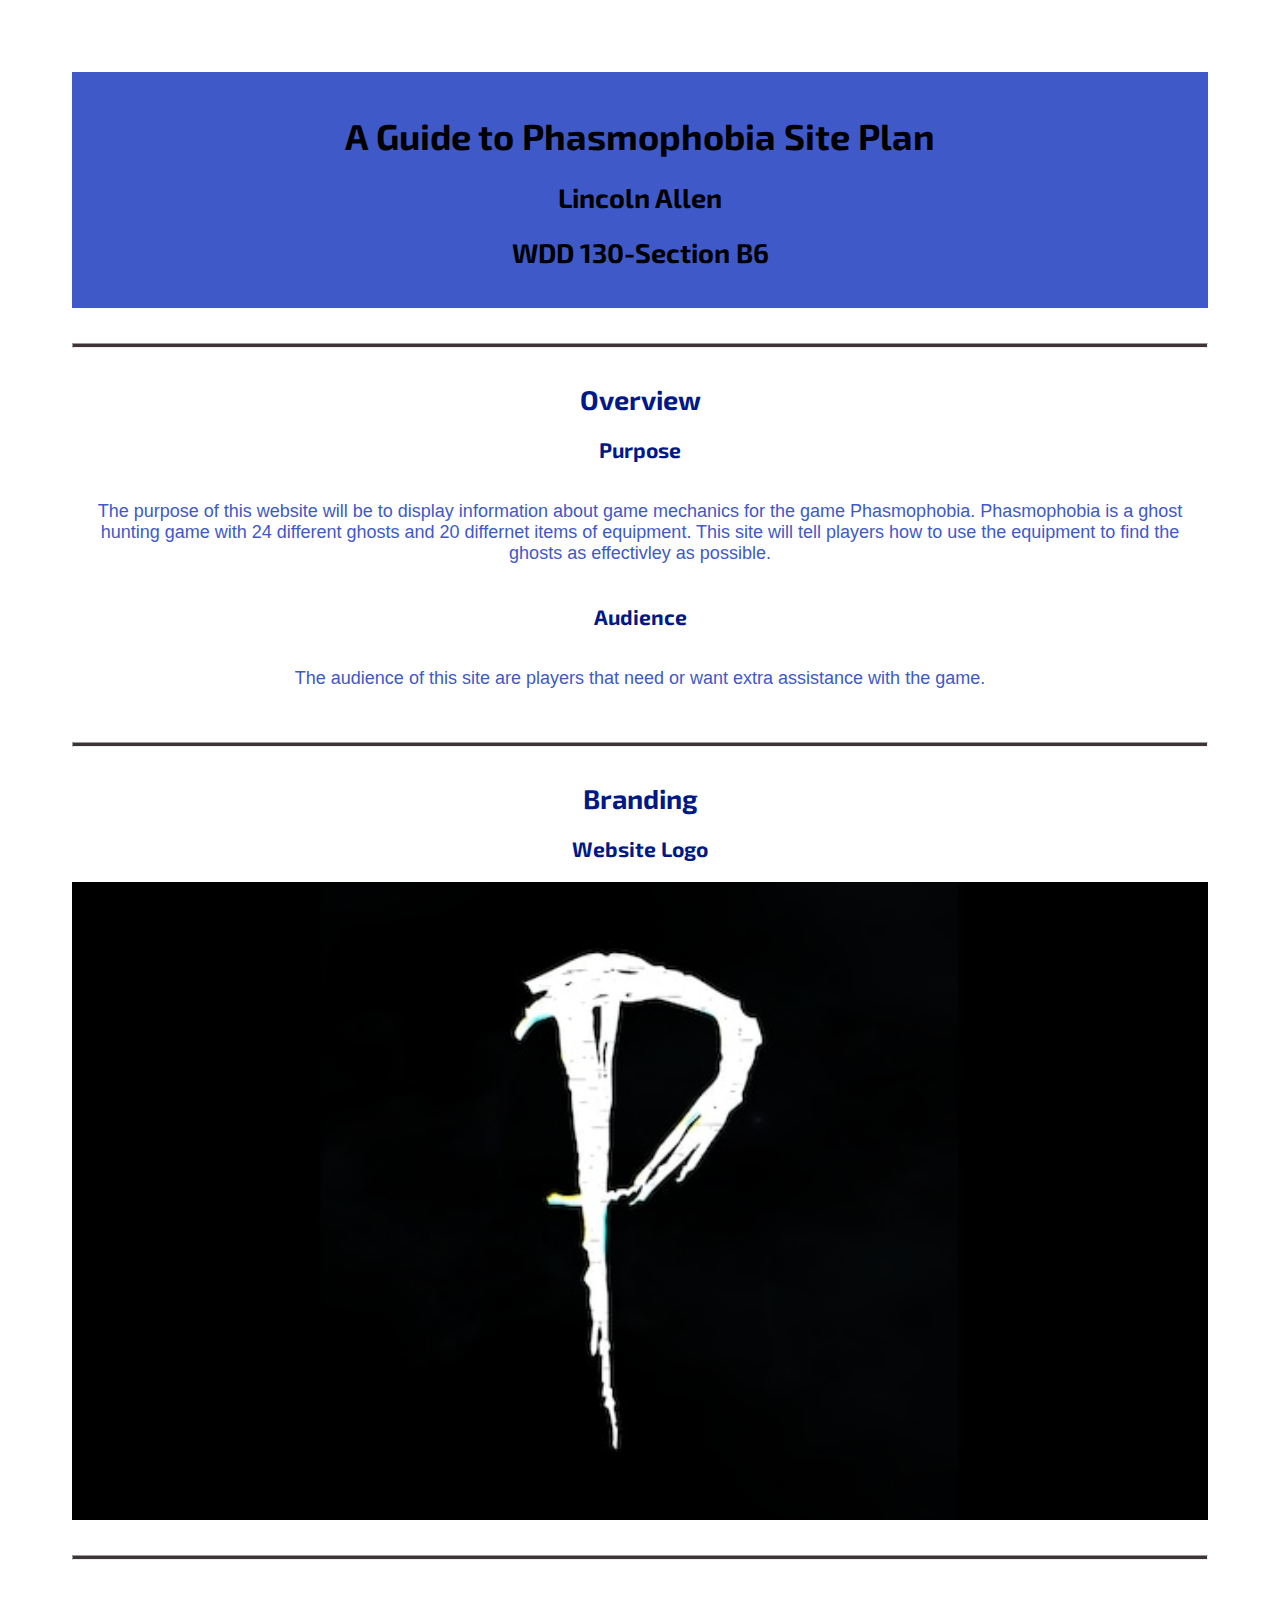
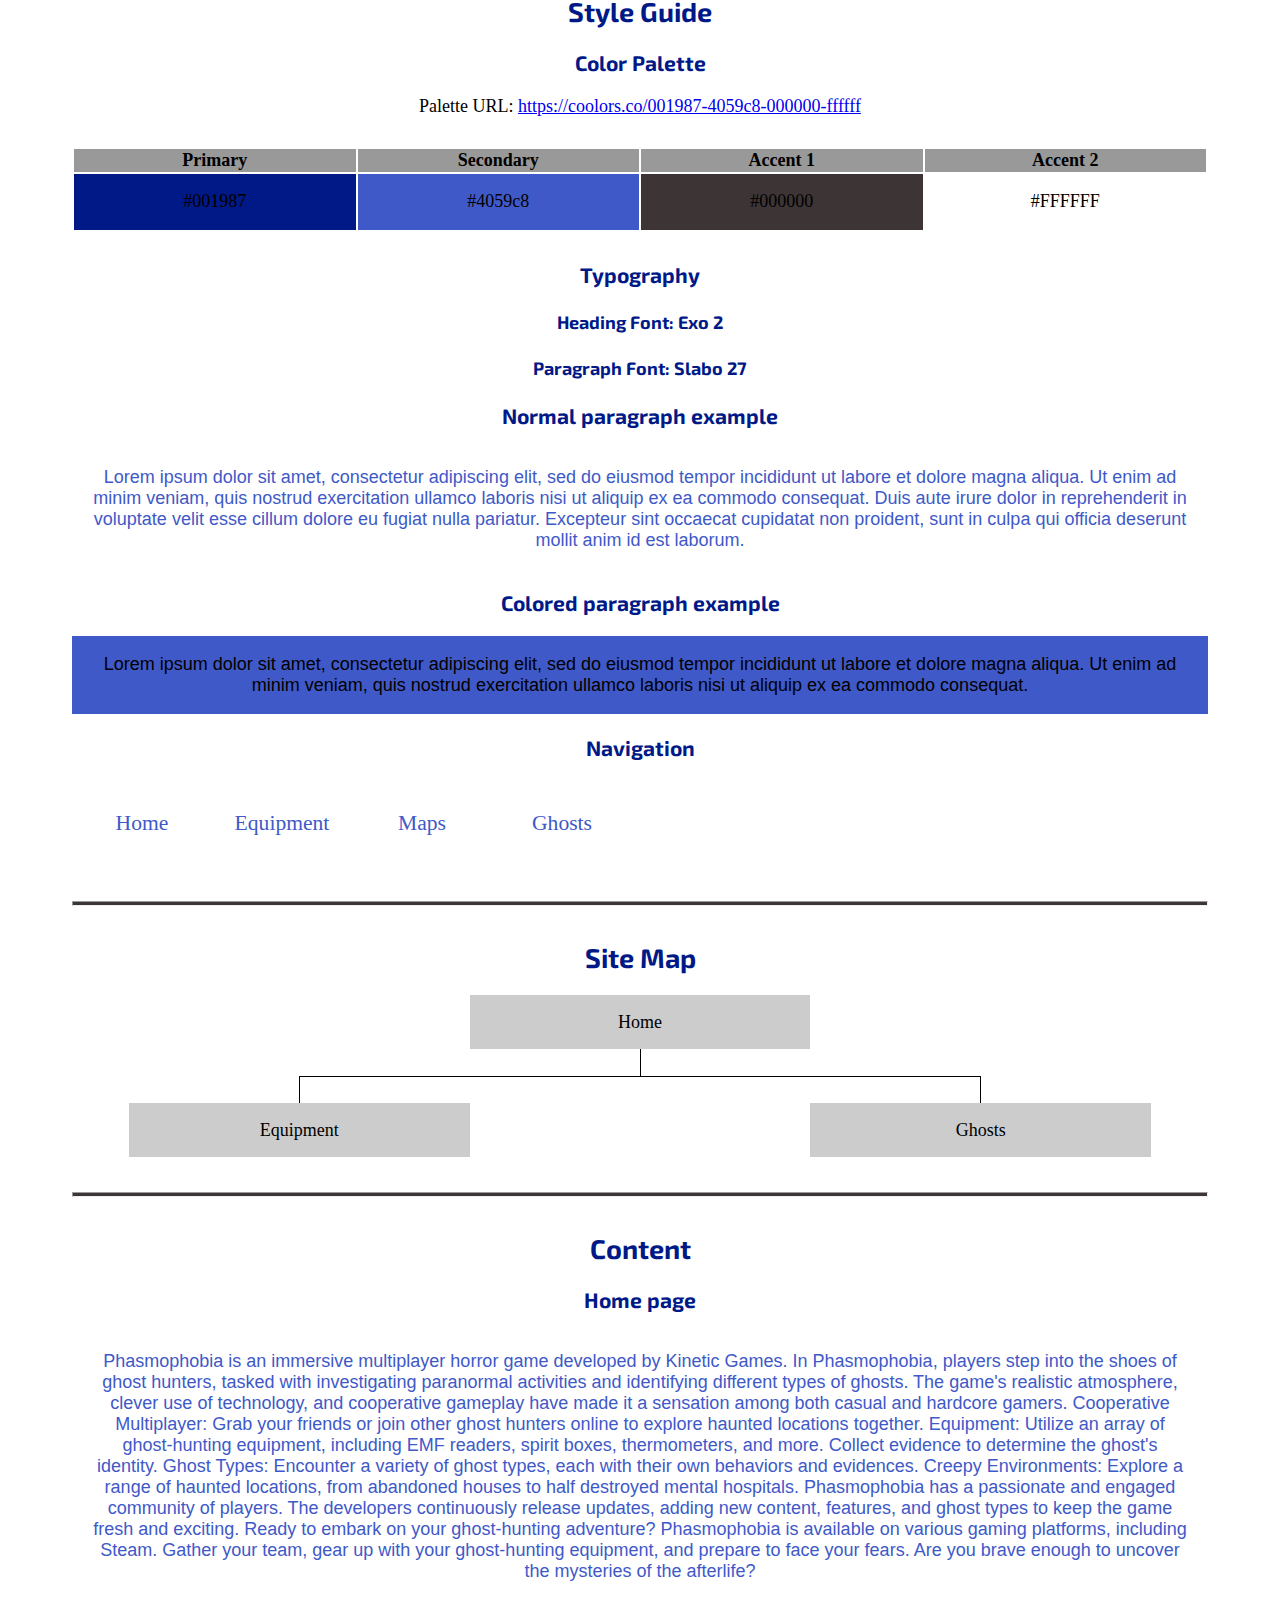
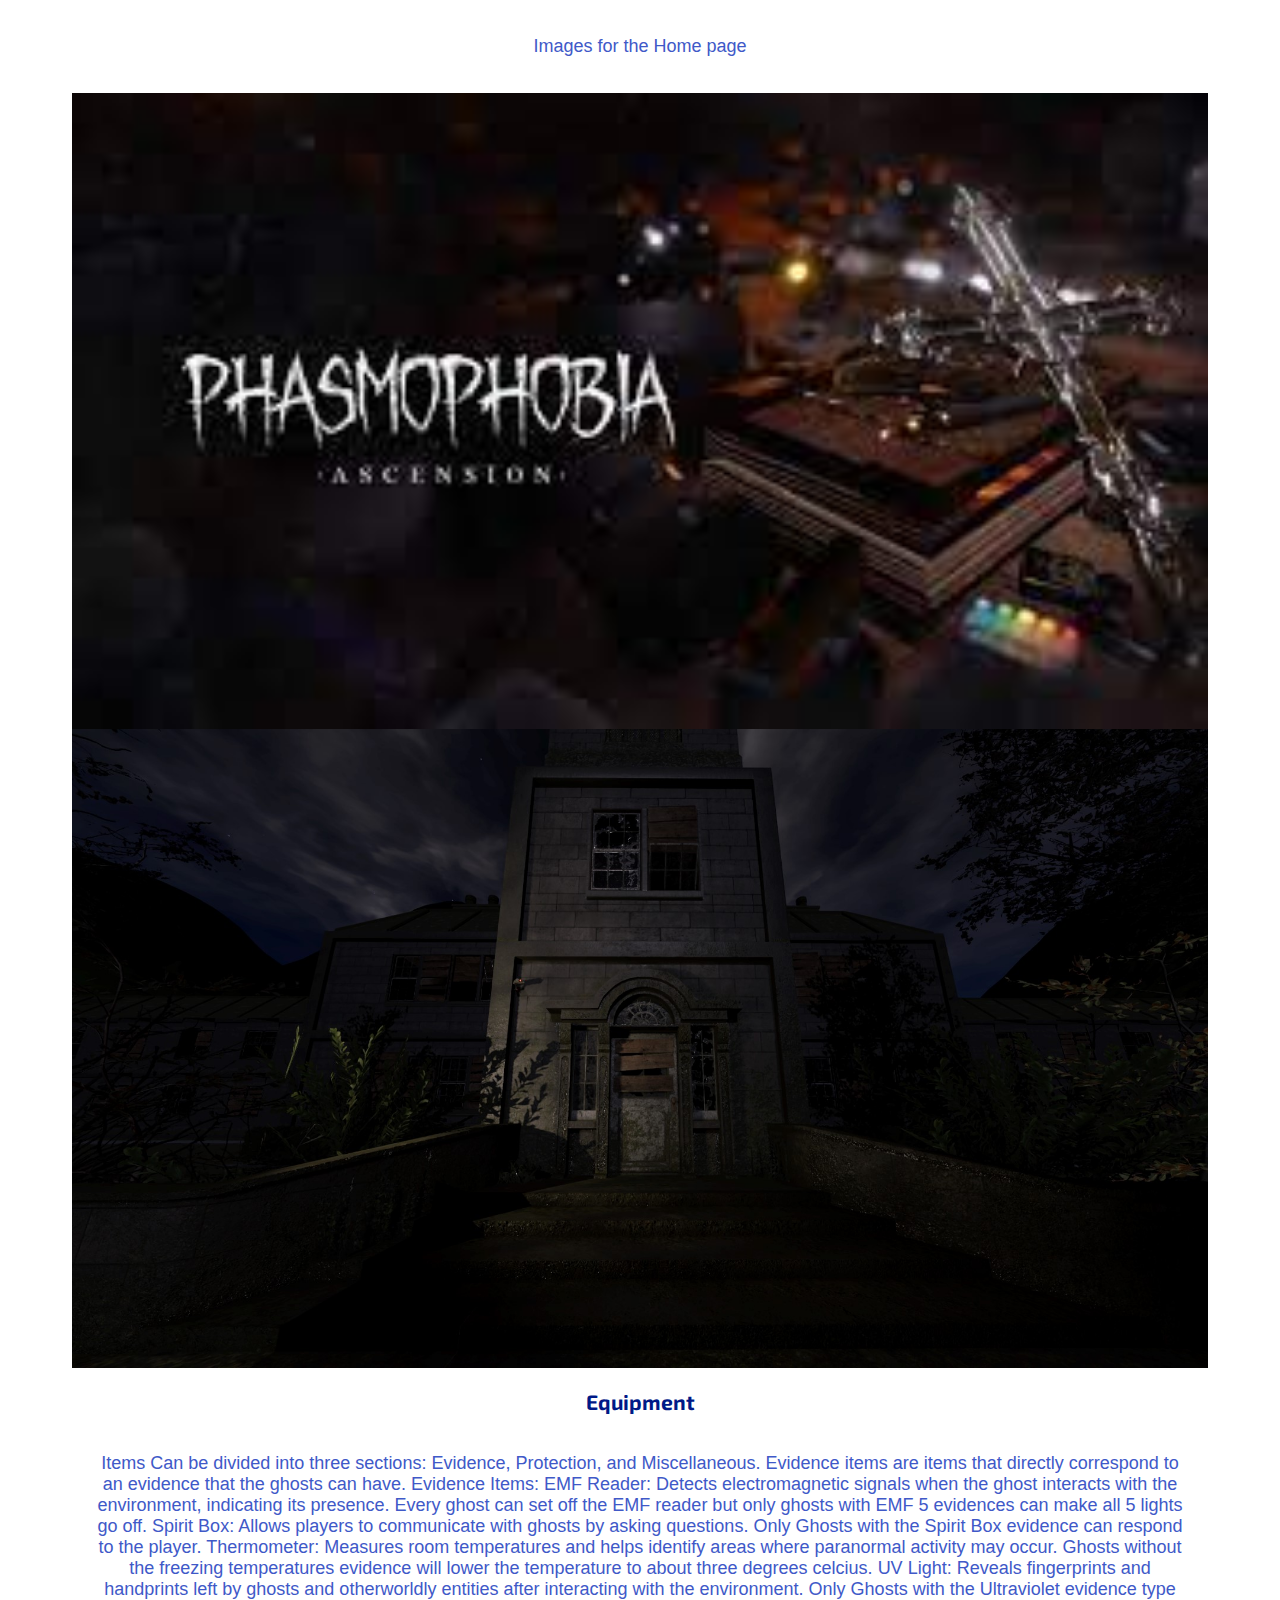
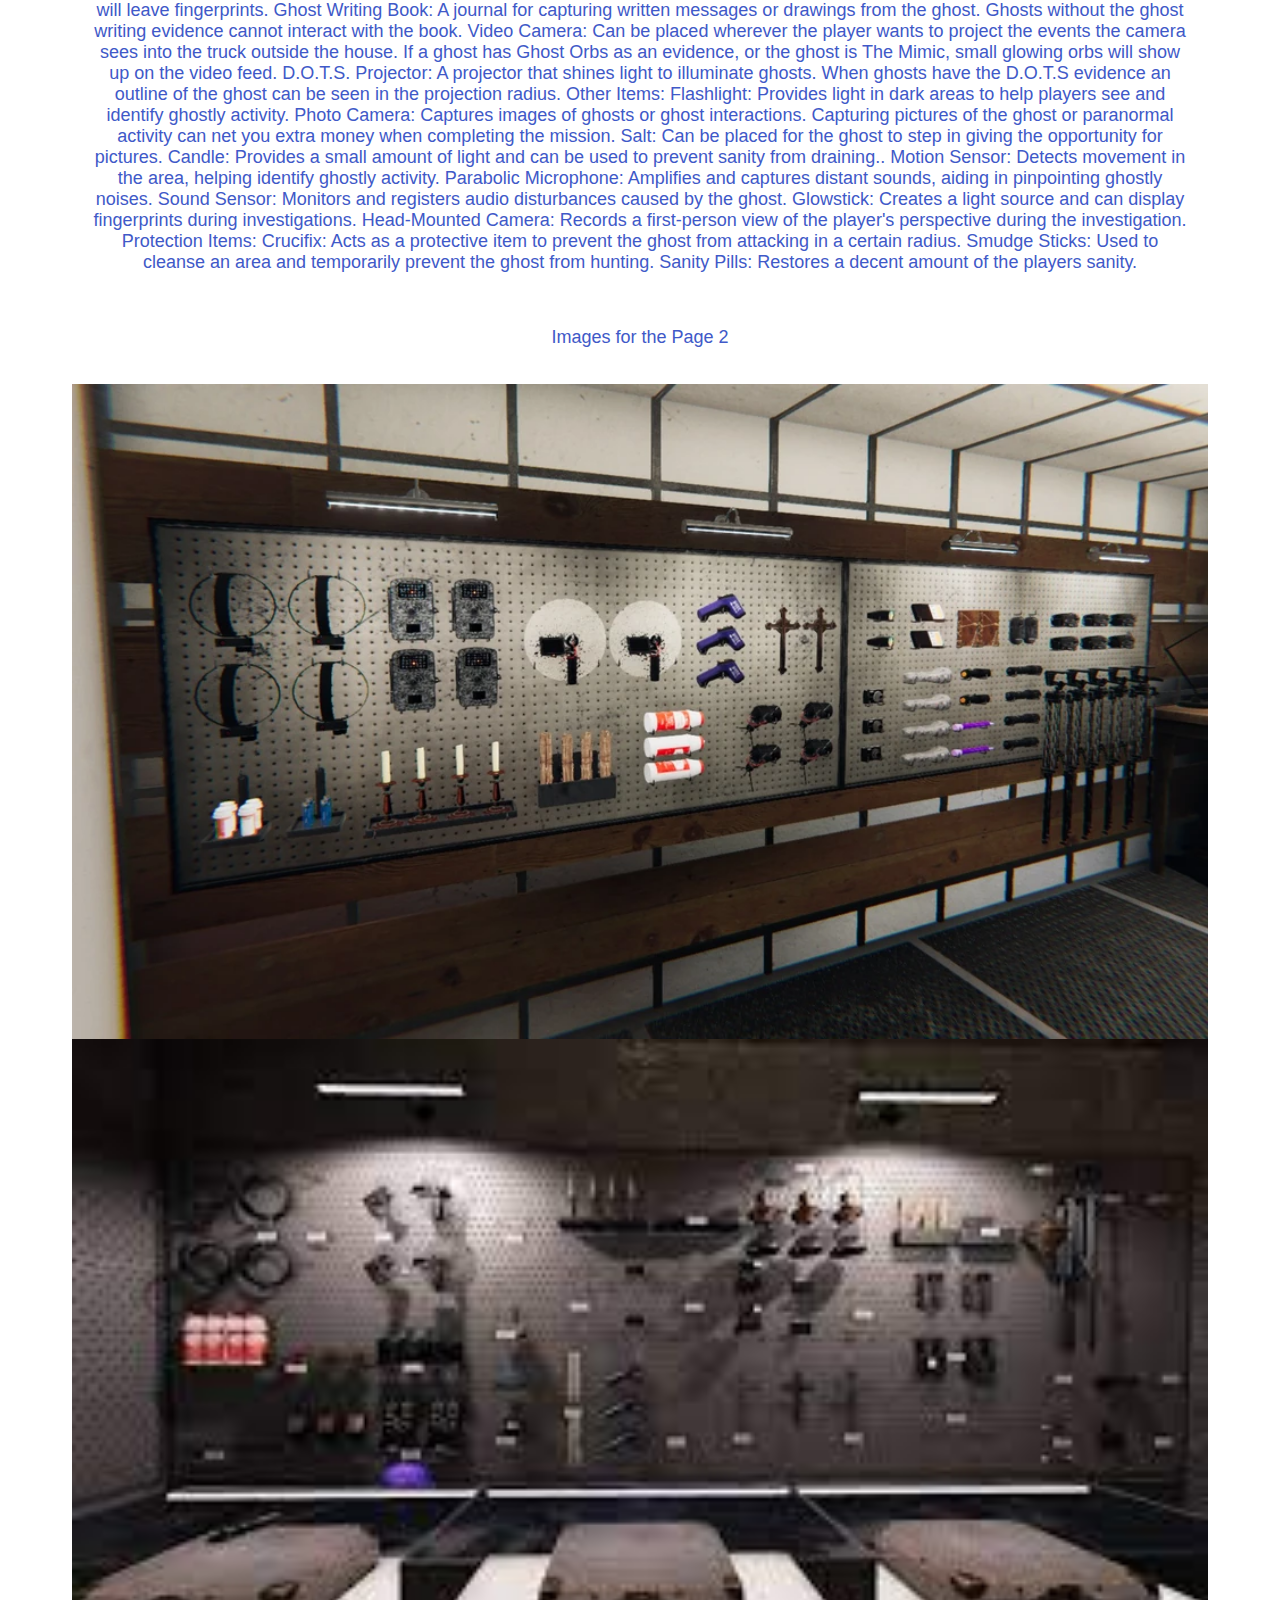
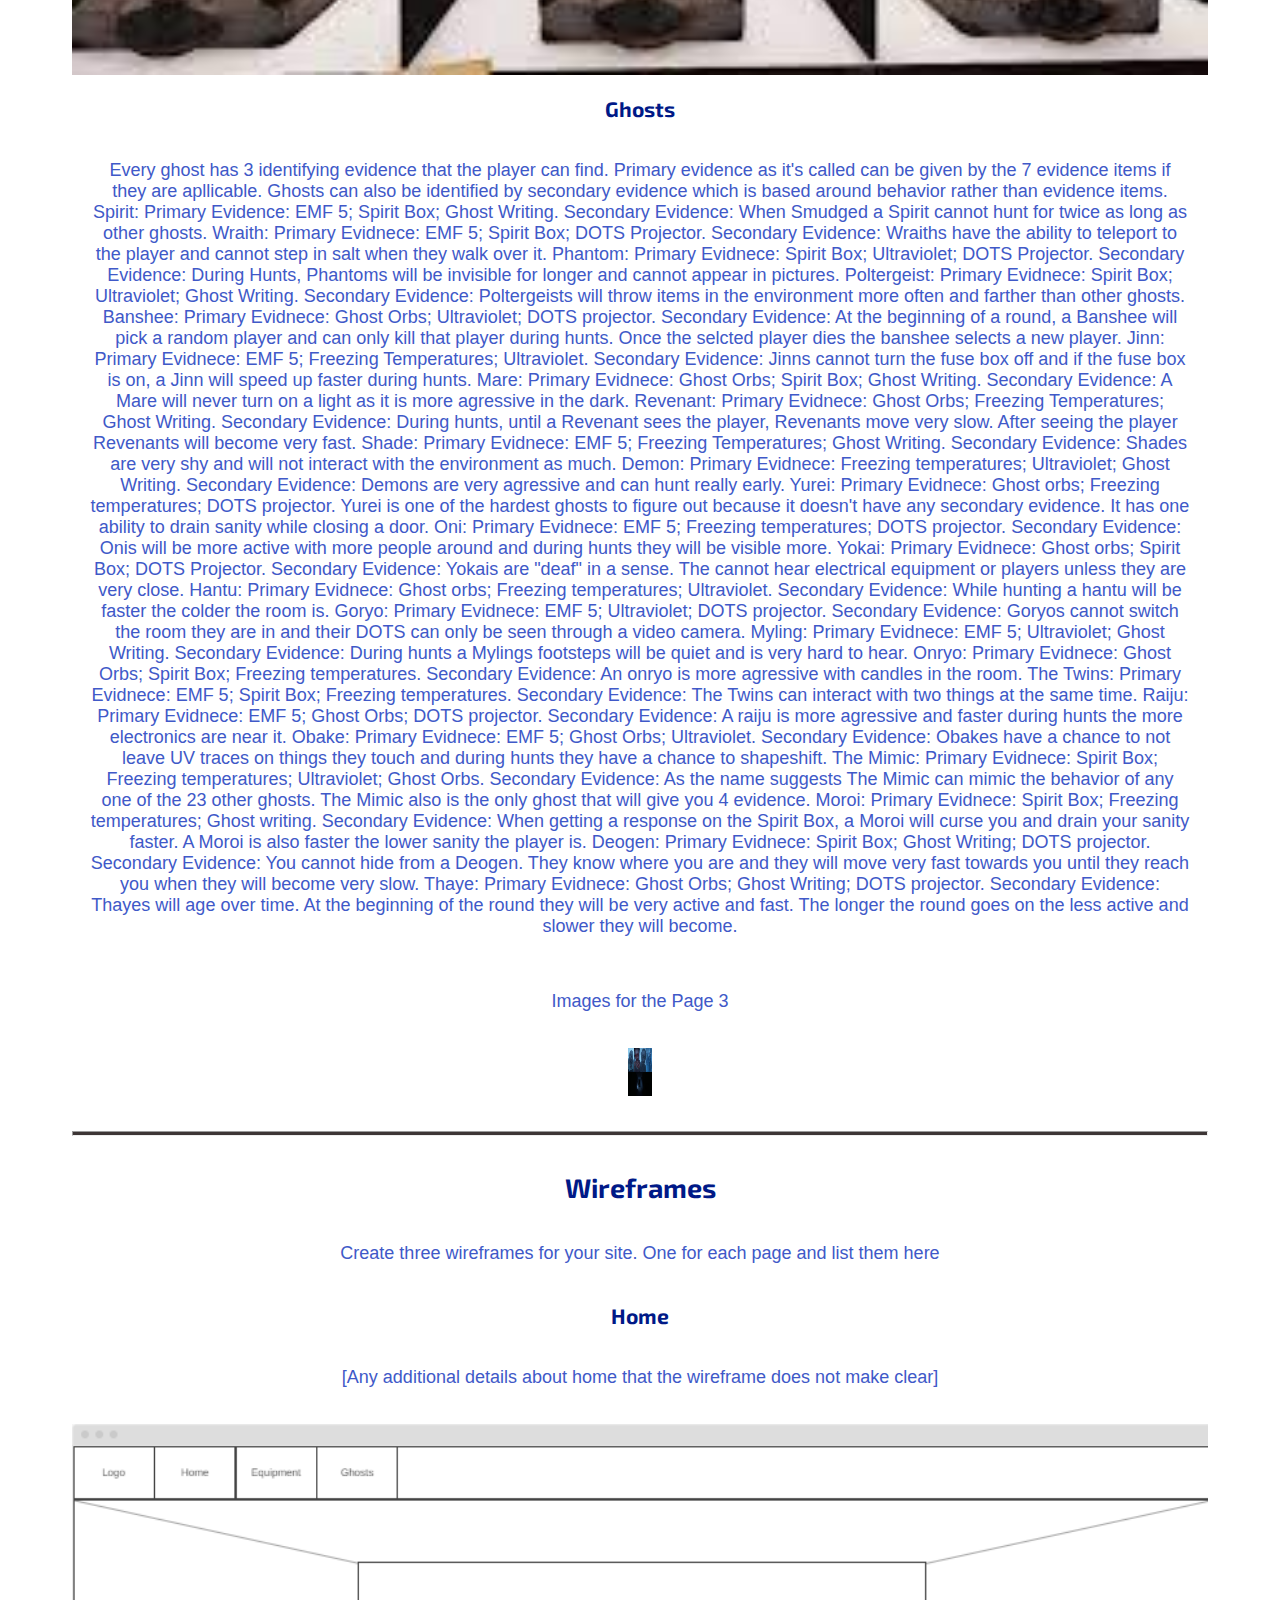
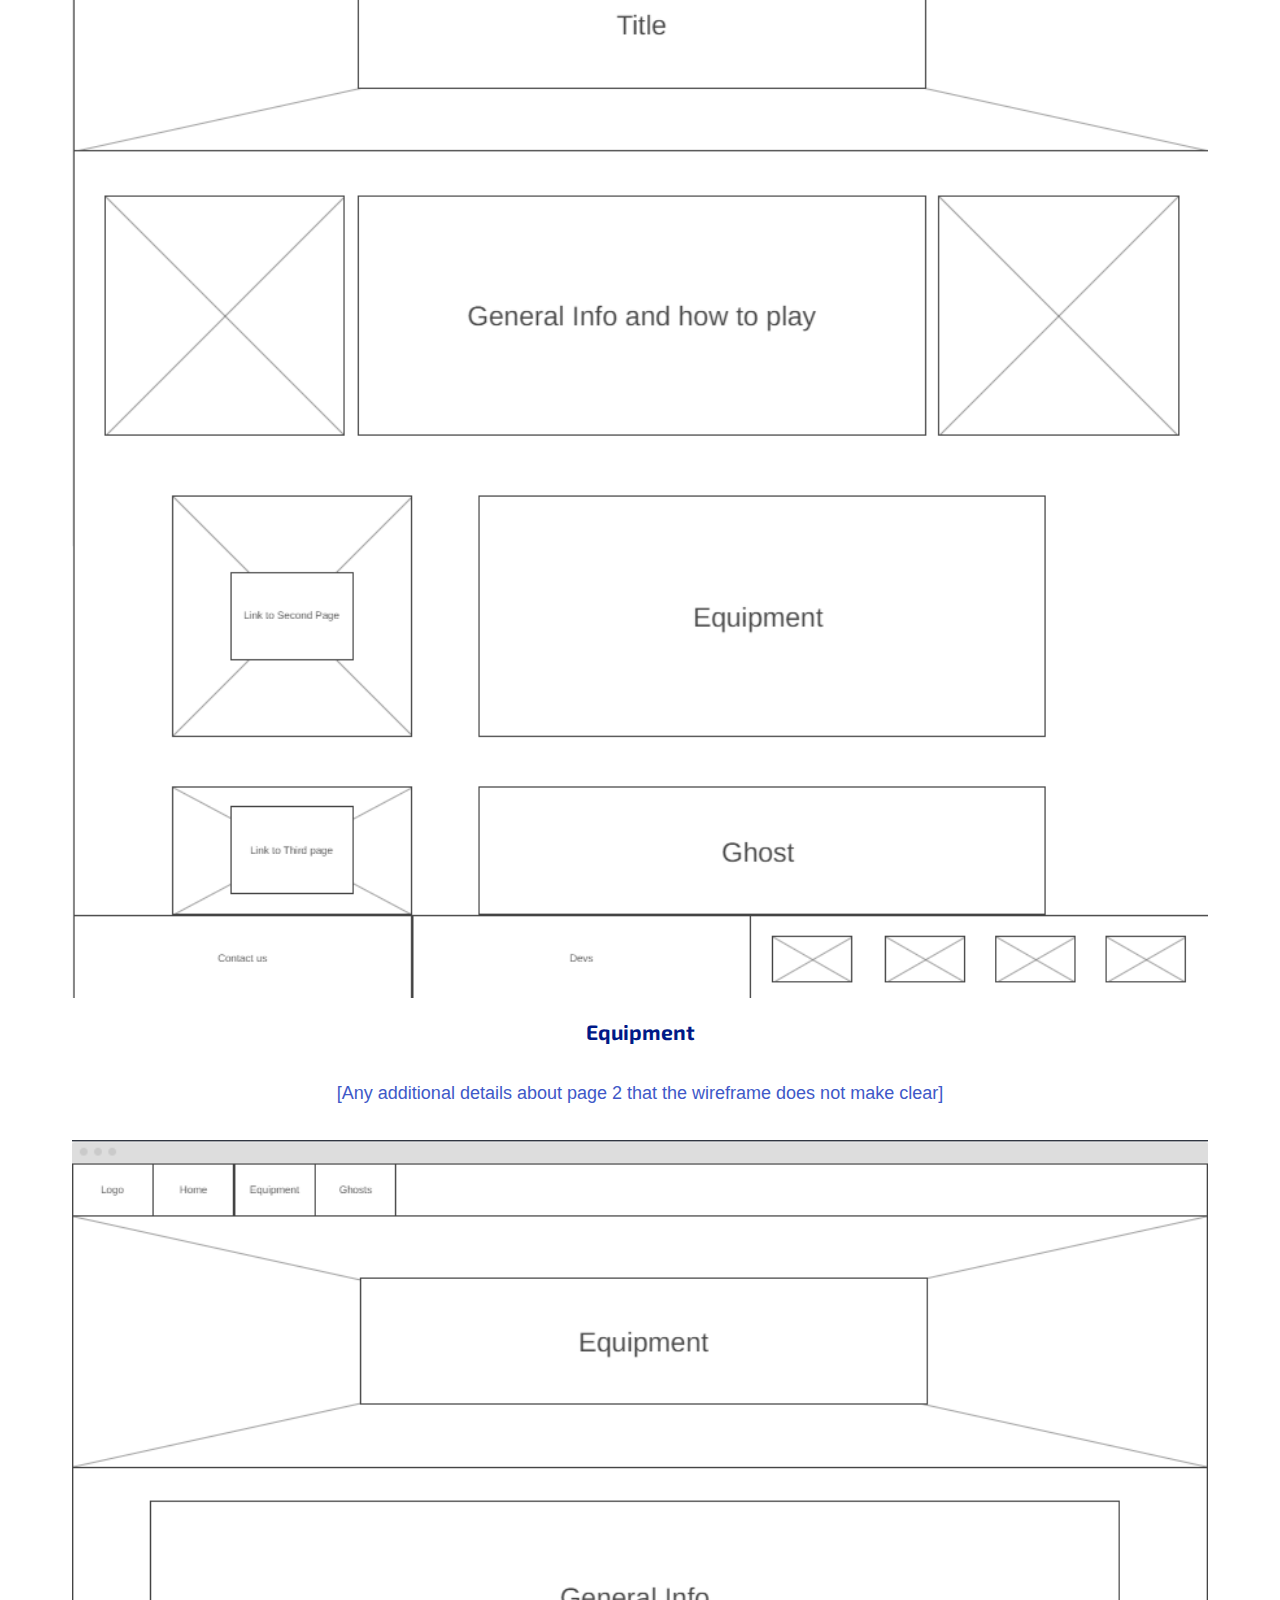
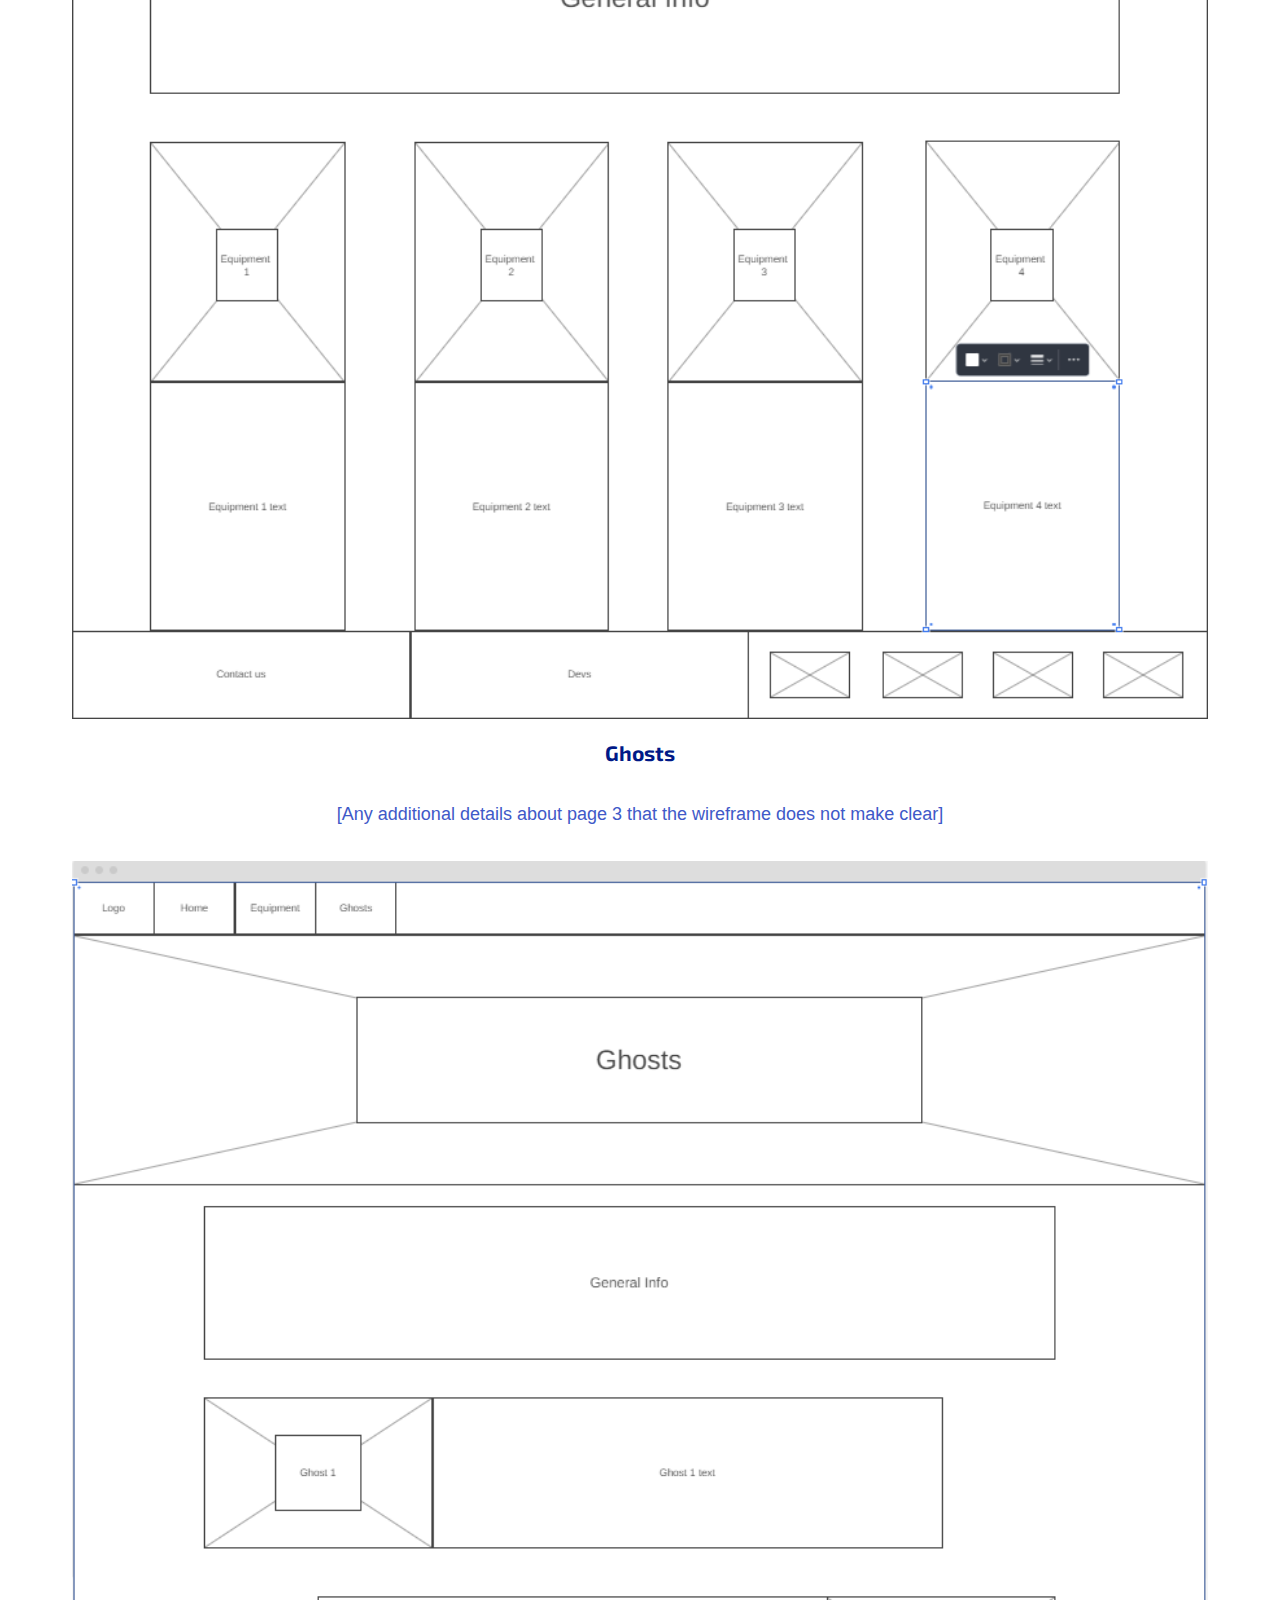
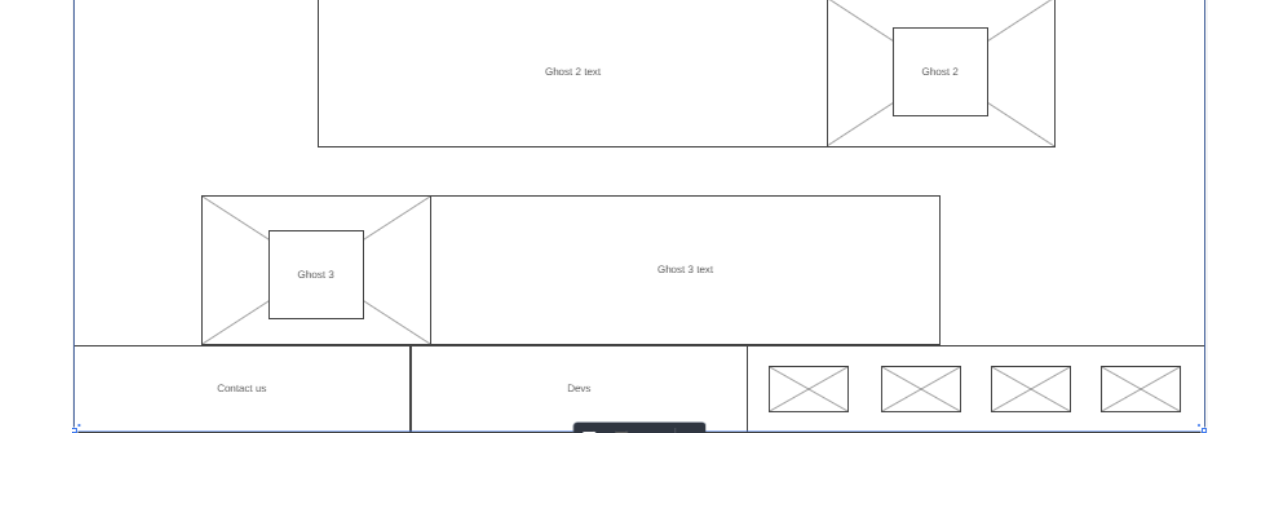
<file: personal_site/site-plan.html>
<!DOCTYPE html>
<html lang="en-us">
    
  <head>
    <meta charset="utf-8">
    <title>Site Plan</title>
    <link type="text/css" rel="stylesheet" href="styles/site-plan.css">
  </head>

  <body>
    <header>
      <h1>A Guide to Phasmophobia Site Plan</h1>
      <h2>Lincoln Allen</h2>
      <h2>WDD 130-Section B6</h2>
      <!-- In the header above, add the name or your site, your name and class number. For example if you are in section 3 you would put WDD 130.03 -->
    </header>
    <main>

      <!-- ------------------------Steps 2-3------------------------------ -->
      <hr>
      <h2>Overview</h2>
      <h3>Purpose</h3>
      <p>The purpose of this website will be to display information about game mechanics for the game Phasmophobia. Phasmophobia is a ghost hunting game with 24 different ghosts and 20 differnet items of equipment. This site will tell players how to use the equipment to find the ghosts as effectivley as possible.</p>  <!-- change this -->


      <h3>Audience</h3>
      <p>The audience of this site are players that need or want extra assistance with the game.</p>  <!-- change this -->

      <hr>
      <h2>Branding</h2>
      <h3>Website Logo</h3>
      <!-- Replace this with some sort of logo for your site.  A logo can be as simple as the name of your site in a nice font :) -->
      <img src="images/p.jpg" alt="Logo image">
      <hr>
      <h2>
        Style Guide
      </h2>

      <!-- ------------------------Steps 4-8------------------------------ -->

      <h3>
        Color Palette
      </h3>
      <!--  The colors you choose for a website are one of the most important decisions you will make. Follow the instructions on the activity in iLearn then return and replace the color codes below with the hex color codes (the 6 digit numbers that show at the bottom of each color) for the colors you have chosen below.  You should have at least 2 colors but do not have to fill in all 4 if you do not need them.  -->

      <!-- Copy and paste the URL to your finished palette below Make sure to paste it into both spots -->
      Palette URL: <a href="https://coolors.co/001987-4059c8-000000-ffffff" target="_blank">https://coolors.co/001987-4059c8-000000-ffffff</a>


      <table class="colors">
        <tr><th>Primary</th><th>Secondary</th><th>Accent 1</th><th>Accent 2</th></tr>
        <!-- Replace the numbers in the boxes below with your hex color codes. Then switch to the site-plan.css file and change your colors there as well. -->
        <tr><td class="primary">#001987</td><td class="secondary">#4059c8</td><td class="accent1">#000000</td><td class="accent2">#FFFFFF</td></tr>
      </table>

      <!-- ------------------------Step 9------------------------------ -->

      <h3>
        Typography
      </h3>
      <!-- Choose a font for your paragraphs (body copy) and headlines. What font(s) have you chosen? Why did you choose what you did?  Make sure to review the list of web safe fonts at W3Schools.org as a starting point.  Think also about which of your colors above you might use for background and font colors. -->

      <h4>
        Heading Font: Exo 2  <!-- change this -->
      </h4>
      <h4>
        Paragraph Font: Slabo 27  <!-- change this -->
      </h4>
      <h3>
        Normal paragraph example
      </h3>
      <p>
        Lorem ipsum dolor sit amet, consectetur adipiscing elit, sed do eiusmod tempor incididunt ut labore et dolore magna aliqua. Ut enim ad minim veniam, quis nostrud exercitation ullamco laboris nisi ut aliquip ex ea commodo consequat. Duis aute irure dolor in reprehenderit in voluptate velit esse cillum dolore eu fugiat nulla pariatur. Excepteur sint occaecat cupidatat non proident, sunt in culpa qui officia deserunt mollit anim id est laborum.
      </p>
      <h3>
        Colored paragraph example
      </h3>
      <p class="colored">
        Lorem ipsum dolor sit amet, consectetur adipiscing elit, sed do eiusmod tempor incididunt ut labore et dolore magna aliqua. Ut enim ad minim veniam, quis nostrud exercitation ullamco laboris nisi ut aliquip ex ea commodo consequat. 
      </p>

      <!-- ------------------------Step 10------------------------------ -->

      <h3>
        Navigation
      </h3>
      <!-- Think about how you want your navigation bar to look. In the site-plan.css file change the colors to your colors to get the look you desire. --> 
      <nav>
        <a href="#">Home</a>
        <a href="#">Equipment</a>
        <a href="#">Maps</a>
        <a href="#">Ghosts</a>
      </nav>
      <hr>
      <h2>
        Site Map
      </h2>
      <div class="sitemap">
        <div class="sm-home">
          Home
        </div>
        <div class="sm-page2">
          Equipment <!-- change this -->
        </div>
        <div class="sm-page3">
          Ghosts  <!-- change this -->
        </div>

        <div class="top">
          &nbsp;
        </div>
        <div class="left">
          &nbsp;
        </div>
        <div class="right">
          &nbsp;
        </div>

      </div>

      <!-- --------Content Section -------------- -->
      <hr>
      <h2>
        Content
      </h2>
      <h3>Home page</h3>
      <p>
        Phasmophobia is an immersive multiplayer horror game developed by Kinetic Games. In Phasmophobia, players step into the shoes of ghost hunters, tasked with investigating paranormal activities and identifying different types of ghosts. The game's realistic atmosphere, clever use of technology, and cooperative gameplay have made it a sensation among both casual and hardcore gamers.
        Cooperative Multiplayer: Grab your friends or join other ghost hunters online to explore haunted locations together.
        Equipment: Utilize an array of ghost-hunting equipment, including EMF readers, spirit boxes, thermometers, and more. Collect evidence to determine the ghost's identity.
        Ghost Types: Encounter a variety of ghost types, each with their own behaviors and evidences.
        Creepy Environments: Explore a range of haunted locations, from abandoned houses to half destroyed mental hospitals.
        Phasmophobia has a passionate and engaged community of players. The developers continuously release updates, adding new content, features, and ghost types to keep the game fresh and exciting.
        Ready to embark on your ghost-hunting adventure? Phasmophobia is available on various gaming platforms, including Steam. Gather your team, gear up with your ghost-hunting equipment, and prepare to face your fears. Are you brave enough to uncover the mysteries of the afterlife?
      </p>
      <p>Images for the Home page</p>
        <img src="images/Ascension.jpg" alt="image for homepage">
        <img src="images/SunnyMeadows.jpg" alt="image for homepage">

      </ul>
      <h3>Equipment</h3>
      <p>
        Items Can be divided into three sections: Evidence, Protection, and Miscellaneous. Evidence items are items that directly correspond to an evidence that the ghosts can have.

        Evidence Items:
        EMF Reader: Detects electromagnetic signals when the ghost interacts with the environment, indicating its presence. Every ghost can set off the EMF reader but only ghosts with EMF 5 evidences can make all 5 lights go off.
        Spirit Box: Allows players to communicate with ghosts by asking questions. Only Ghosts with the Spirit Box evidence can respond to the player.
        Thermometer: Measures room temperatures and helps identify areas where paranormal activity may occur. Ghosts without the freezing temperatures evidence will lower the temperature to about three degrees celcius.
        UV Light: Reveals fingerprints and handprints left by ghosts and otherworldly entities after interacting with the environment. Only Ghosts with the Ultraviolet evidence type will leave fingerprints.
        Ghost Writing Book: A journal for capturing written messages or drawings from the ghost. Ghosts without the ghost writing evidence cannot interact with the book.
        Video Camera: Can be placed wherever the player wants to project the events the camera sees into the truck outside the house. If a ghost has Ghost Orbs as an evidence, or the ghost is The Mimic, small glowing orbs will show up on the video feed.
        D.O.T.S. Projector: A projector that shines light to illuminate ghosts. When ghosts have the D.O.T.S evidence an outline of the ghost can be seen in the projection radius.
        
        Other Items:
        Flashlight: Provides light in dark areas to help players see and identify ghostly activity.
        Photo Camera: Captures images of ghosts or ghost interactions. Capturing pictures of the ghost or paranormal activity can net you extra money when completing the mission.
        Salt: Can be placed for the ghost to step in giving the opportunity for pictures.
        Candle: Provides a small amount of light and can be used to prevent sanity from draining..
        Motion Sensor: Detects movement in the area, helping identify ghostly activity.
        Parabolic Microphone: Amplifies and captures distant sounds, aiding in pinpointing ghostly noises.
        Sound Sensor: Monitors and registers audio disturbances caused by the ghost.
        Glowstick: Creates a light source and can display fingerprints during investigations.
        Head-Mounted Camera: Records a first-person view of the player's perspective during the investigation.

        Protection Items:
        Crucifix: Acts as a protective item to prevent the ghost from attacking in a certain radius.
        Smudge Sticks: Used to cleanse an area and temporarily prevent the ghost from hunting.
        Sanity Pills: Restores a decent amount of the players sanity.
      </p>
      <p>Images for the Page 2</p>
        <img src="images/Full_item_set_on_0.6.3.1.jpg" alt="image for page">
        <img src="images/item2.jpg" alt="image for page">

      </ul>
      <h3>Ghosts</h3>
      <p>
        
        Every ghost has 3 identifying evidence that the player can find. Primary evidence as it's called can be given by the 7 evidence items if they are apllicable. Ghosts can also be identified by secondary evidence which is based around behavior rather than evidence items.

        Spirit: Primary Evidence: EMF 5; Spirit Box; Ghost Writing.      Secondary Evidence: When Smudged a Spirit cannot hunt for twice as long as other ghosts.
        Wraith: Primary Evidnece: EMF 5; Spirit Box; DOTS Projector.      Secondary Evidence: Wraiths have the ability to teleport to the player and cannot step in salt when they walk over it.
        Phantom: Primary Evidnece: Spirit Box; Ultraviolet; DOTS Projector.      Secondary Evidence: During Hunts, Phantoms will be invisible for longer and cannot appear in pictures.
        Poltergeist: Primary Evidnece: Spirit Box; Ultraviolet; Ghost Writing.      Secondary Evidence: Poltergeists will throw items in the environment more often and farther than other ghosts.
        Banshee: Primary Evidnece: Ghost Orbs; Ultraviolet; DOTS projector.     Secondary Evidence: At the beginning of a round, a Banshee will pick a random player and can only kill that player during hunts. Once the selcted player dies the banshee selects a new player.
        Jinn: Primary Evidnece: EMF 5; Freezing Temperatures; Ultraviolet.     Secondary Evidence: Jinns cannot turn the fuse box off and if the fuse box is on, a Jinn will speed up faster during hunts.
        Mare: Primary Evidnece: Ghost Orbs; Spirit Box; Ghost Writing.      Secondary Evidence: A Mare will never turn on a light as it is more agressive in the dark.
        Revenant: Primary Evidnece: Ghost Orbs; Freezing Temperatures; Ghost Writing.     Secondary Evidence: During hunts, until a Revenant sees the player, Revenants move very slow. After seeing the player Revenants will become very fast.
        Shade: Primary Evidnece: EMF 5; Freezing Temperatures; Ghost Writing.     Secondary Evidence: Shades are very shy and will not interact with the environment as much.
        Demon: Primary Evidnece: Freezing temperatures; Ultraviolet; Ghost Writing.     Secondary Evidence: Demons are very agressive and can hunt really early.
        Yurei: Primary Evidnece: Ghost orbs; Freezing temperatures; DOTS projector.     Yurei is one of the hardest ghosts to figure out because it doesn't have any secondary evidence. It has one ability to drain sanity while closing a door.
        Oni: Primary Evidnece: EMF 5; Freezing temperatures; DOTS projector.     Secondary Evidence: Onis will be more active with more people around and during hunts they will be visible more.
        Yokai: Primary Evidnece: Ghost orbs; Spirit Box; DOTS Projector.     Secondary Evidence: Yokais are "deaf" in a sense. The cannot hear electrical equipment or players unless they are very close.
        Hantu: Primary Evidnece: Ghost orbs; Freezing temperatures; Ultraviolet.     Secondary Evidence: While hunting a hantu will be faster the colder the room is.
        Goryo: Primary Evidnece: EMF 5; Ultraviolet; DOTS projector.     Secondary Evidence: Goryos cannot switch the room they are in and their DOTS can only be seen through a video camera.
        Myling: Primary Evidnece: EMF 5; Ultraviolet; Ghost Writing.     Secondary Evidence: During hunts a Mylings footsteps will be quiet and is very hard to hear.
        Onryo: Primary Evidnece: Ghost Orbs; Spirit Box; Freezing temperatures.     Secondary Evidence: An onryo is more agressive with candles in the room.
        The Twins: Primary Evidnece: EMF 5; Spirit Box; Freezing temperatures.     Secondary Evidence: The Twins can interact with two things at the same time.
        Raiju: Primary Evidnece: EMF 5; Ghost Orbs; DOTS projector.     Secondary Evidence: A raiju is more agressive and faster during hunts the more electronics are near it.
        Obake: Primary Evidnece: EMF 5; Ghost Orbs; Ultraviolet.     Secondary Evidence: Obakes have a chance to not leave UV traces on things they touch and during hunts they have a chance to shapeshift.
        The Mimic: Primary Evidnece: Spirit Box; Freezing temperatures; Ultraviolet; Ghost Orbs.     Secondary Evidence: As the name suggests The Mimic can mimic the behavior of any one of the 23 other ghosts. The Mimic also is the only ghost that will give you 4 evidence.
        Moroi: Primary Evidnece: Spirit Box; Freezing temperatures; Ghost writing.     Secondary Evidence: When getting a response on the Spirit Box, a Moroi will curse you and drain your sanity faster. A Moroi is also faster the lower sanity the player is.
        Deogen: Primary Evidnece: Spirit Box; Ghost Writing; DOTS projector.     Secondary Evidence: You cannot hide from a Deogen. They know where you are and they will move very fast towards you until they reach you when they will become very slow.
        Thaye: Primary Evidnece: Ghost Orbs; Ghost Writing; DOTS projector.      Secondary Evidence: Thayes will age over time. At the beginning of the round they will be very active and fast. The longer the round goes on the less active and slower they will become.


      </p>
      <p>Images for the Page 3</p>
        <img class=small src="images/Phasmophobia-Ghosts.jpg" alt="image for page3" >
        <img class=small src="images/scary_ghost.jpg" alt="image for page3">

      </ul>
      <hr>
      <h2>
        Wireframes
      </h2>
      <p>
        Create three wireframes for your site. One for each page and list them here</p>

      <h3>Home</h3>
      <p>         
        [Any additional details about home that the wireframe does not make clear]
      </p>
      <img src="images/homesiteplan.png" alt="home page wireframe">

      <h3>Equipment</h3>
      <p>         
        [Any additional details about page 2 that the wireframe does not make clear]
      </p>
      <img src="images/equipsiteplan.png" alt="page 2 wireframe">

      <h3>Ghosts</h3>
      <p>         
        [Any additional details about page 3 that the wireframe does not make clear]
      </p>
      <img src="images/ghostsiteplan.png" alt="page 3 wireframe">
    </main>
  </body>

</html>
</file>
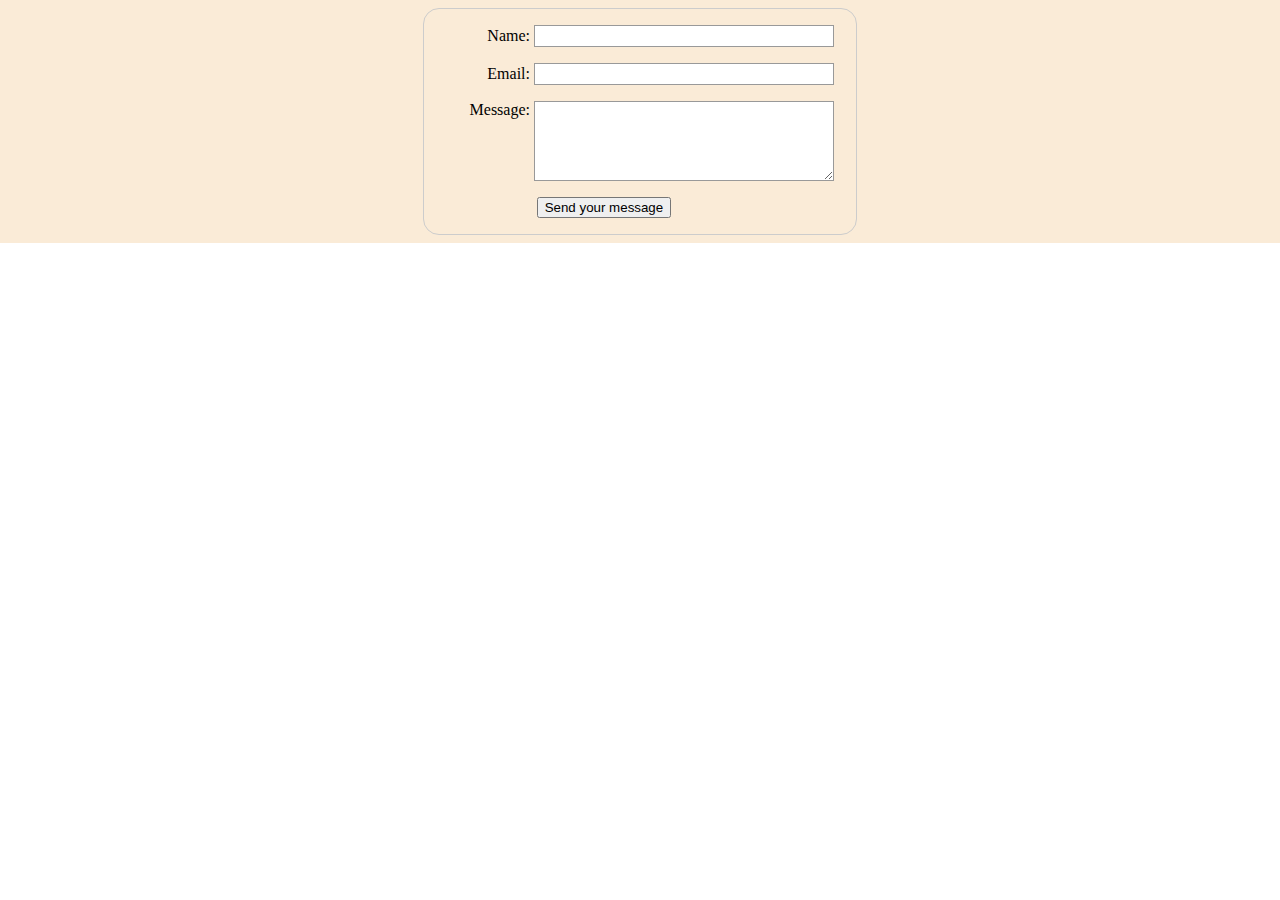
<file: wwr/contactus.html>
<!DOCTYPE html> 
<html lang="en">
<head>
    <meta charset="UTF-8">
    <meta http-equiv="X-UA-Compatible" content="IE=edge">
    <meta name="viewport" content="width=device-width, initial-scale=1.0">
    <title>Whitewater Rafting Vacations | Dry Oar Boating | Contact us</title>
    <link rel="stylesheet" href="styles/contactus.css">
</head>
<body>
    <div id="feedback">
        <form action="/my-handling-form-page" method="post">
            <ul>
                <li>
                  <label for="name">Name:</label>
                  <input type="text" id="name" name="user_name" />
                </li>
                <li>
                  <label for="mail">Email:</label>
                  <input type="email" id="mail" name="user_email" />
                </li>
                <li>
                  <label for="msg">Message:</label>
                  <textarea id="msg" name="user_message"></textarea>
                </li>
                <li class="button">
                    <button type="submit">Send your message</button>
                </li>
              </ul>
        </form>
    </div>
    <script>
        // get the feedback div element so we can do something with it.
        const feedbackElement = document.getElementById('feedback');
        // get the form so we can read what was entered in it.
        const formElement = document.forms[0];
        // add a 'listener' to wait for a submission of our form. When that happens run the code below.
        formElement.addEventListener('submit', function(e) {
            // stop the form from doing the default action.
            e.preventDefault();
            // set the contents of our feedback element to a message letting the user know the form was submitted successfully. Notice that we pull the name that was entered in the form to personalize the message!
            feedbackElement.innerHTML = 'Hello '+ formElement.user_name.value +'! Thank you for your message. We will get back with you as soon as possible!';
            // make the feedback element visible.
            feedbackElement.style.display = "block";
            // add a class to move everything down so our message doesn't cover it.
            document.body.classList.toggle('moveDown');
        });
    </script>
</body>
</html>
</file>
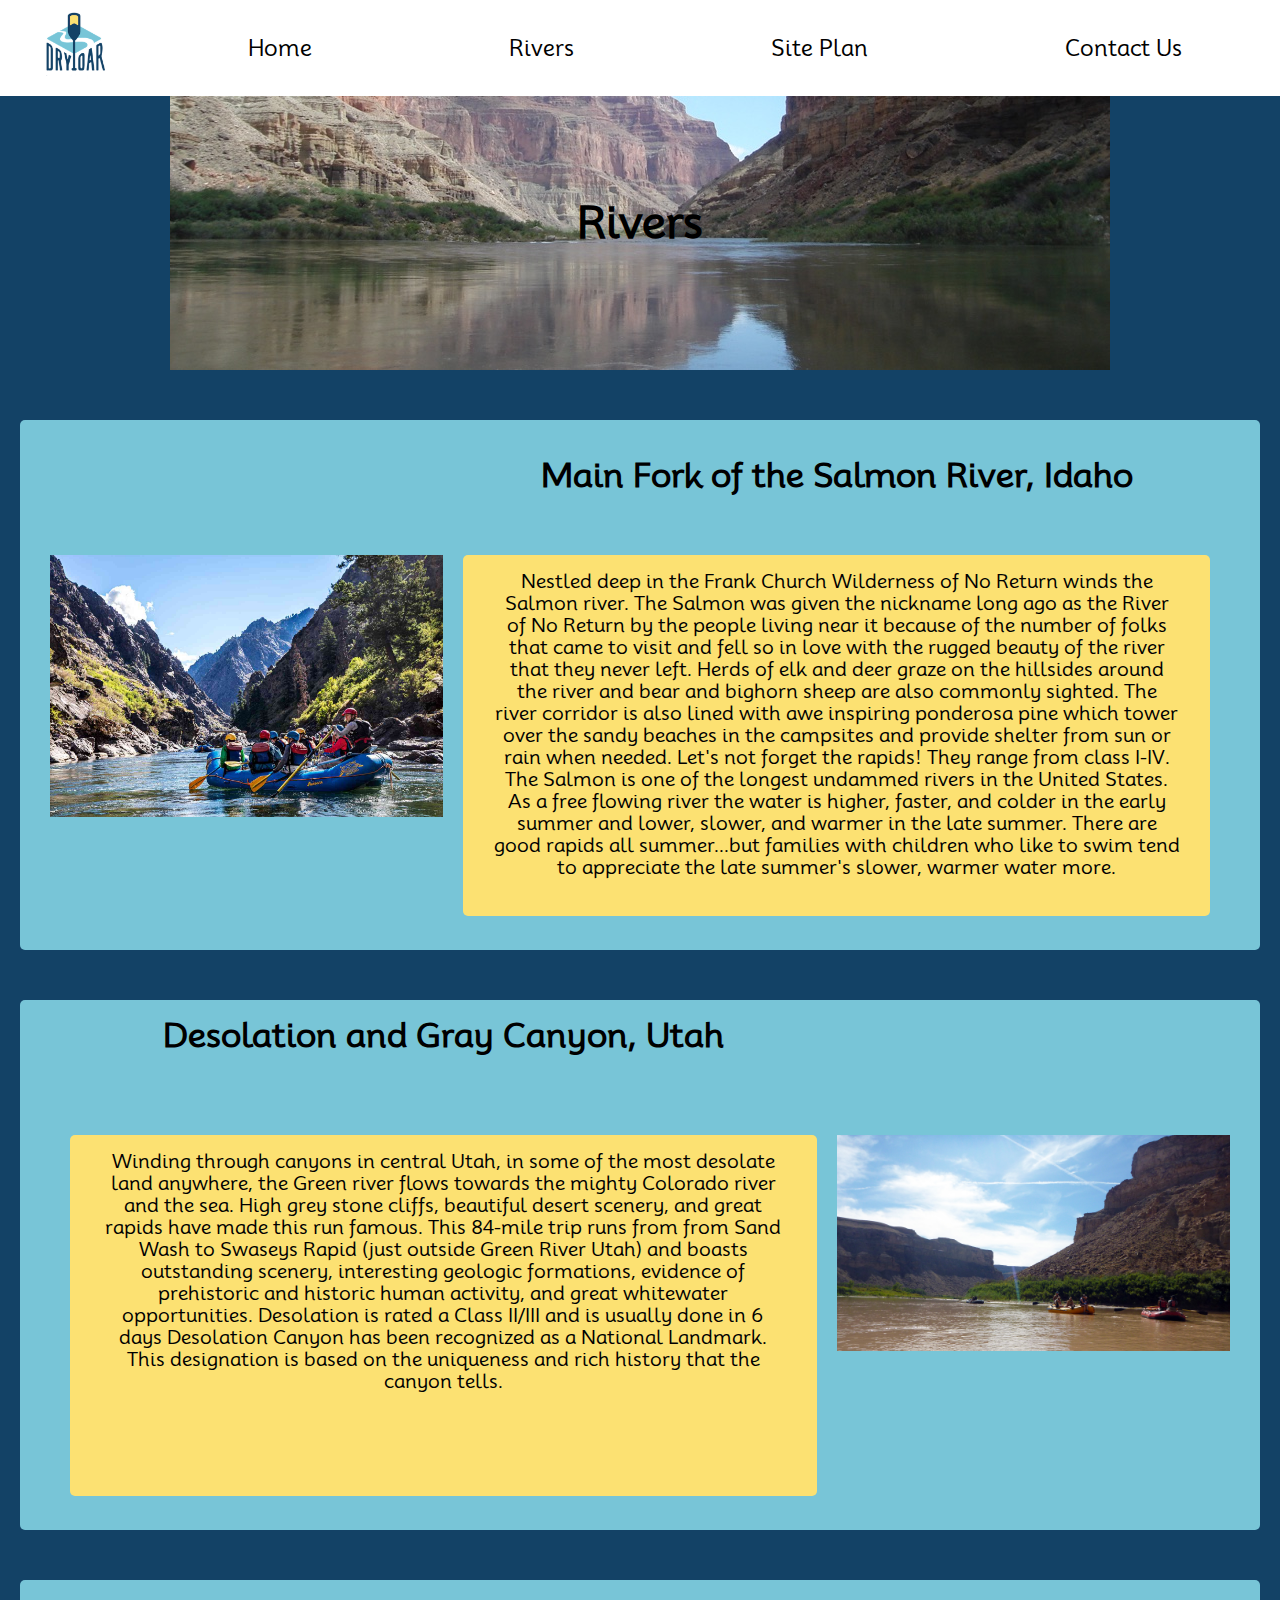
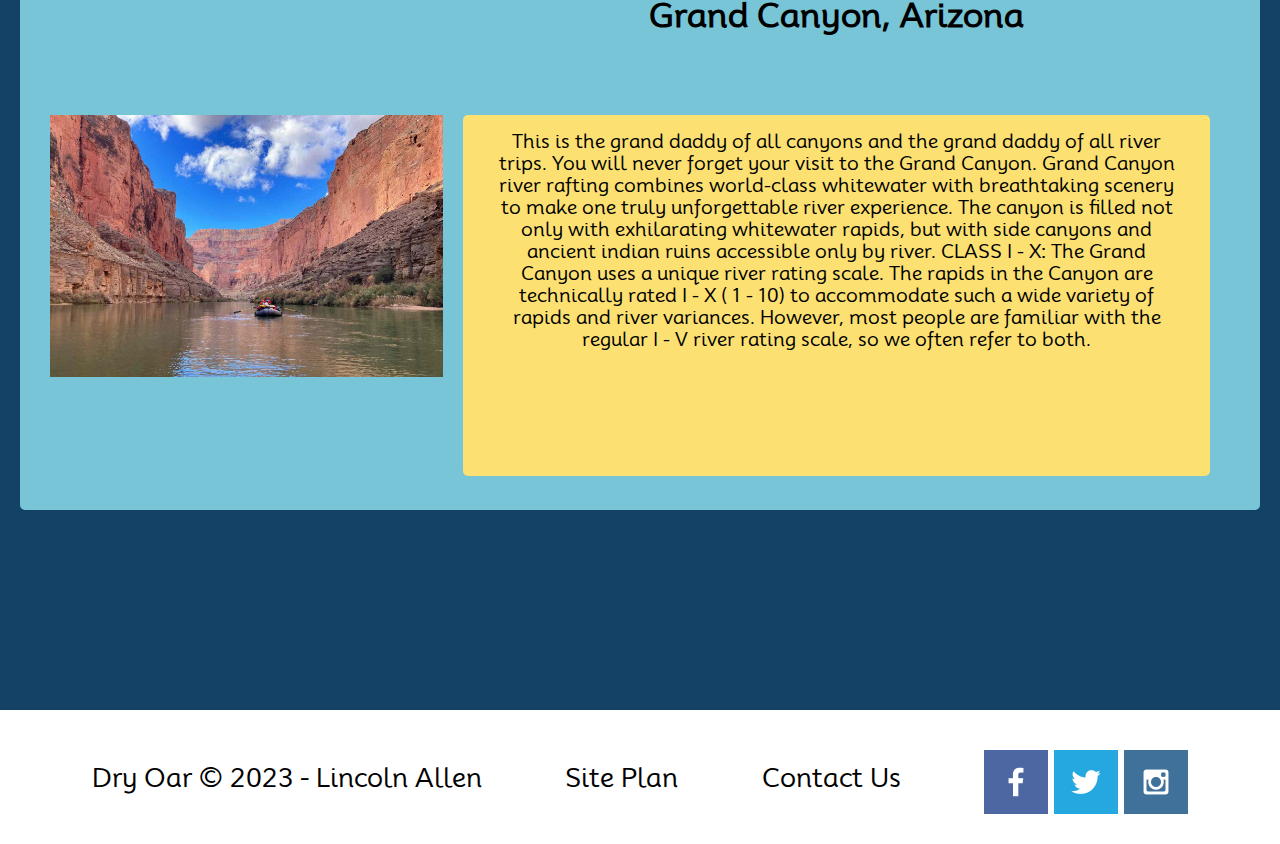
<file: wwr/rivers.html>
<!DOCTYPE html> 
<html lang="en">
<head>
    <meta charset="UTF-8">
    <meta http-equiv="X-UA-Compatible" content="IE=edge">
    <meta name="viewport" content="width=device-width, initial-scale=1.0">
    <title>Whitewater Rafting Vacations | Dry Oar Boating | Rivers</title>
    <link rel="stylesheet" href="styles/style.css">
</head>
<body>
    <div id="content">
        <header>
            <a id="logo_link" href="index.html">
                <img class="logo" src="images/logo.png" alt="Dry Oar Logo">
            </a>
            <nav>
                <a href="index.html">Home</a>
                <a href="rivers.html">Rivers</a>
                <a href="site-plan-rafting.html">Site Plan</a>
                <a href="contactus.html">Contact Us</a>
            </nav>
        </header>

        <div id="title">
            <h1 class="title-word">Rivers</h1>
            <img class="title-img" src="images/river-wide2.jpg" alt="wide river">

        </div>
        
        <main class="riv_content">
            <section class="sal_riv">
                    
                <img class="riv-img1" src="images/salmon river.jpg" alt="Salmon river idaho">
                <h2 class="riv_head1">Main Fork of the Salmon River, Idaho</h2>
                <p class="riv_text1">Nestled deep in the Frank Church Wilderness of No Return winds the Salmon river. The Salmon was given the nickname long ago as the River of No Return by the people living near it because of the number of folks that came to visit and fell so in love with the rugged beauty of the river that they never left.

                    Herds of elk and deer graze on the hillsides around the river and bear and bighorn sheep are also commonly sighted. The river corridor is also lined with awe inspiring ponderosa pine which tower over the sandy beaches in the campsites and provide shelter from sun or rain when needed.
                    
                    Let's not forget the rapids! They range from class I-IV. The Salmon is one of the longest undammed rivers in the United States. As a free flowing river the water is higher, faster, and colder in the early summer and lower, slower, and warmer in the late summer. There are good rapids all summer...but families with children who like to swim tend to appreciate the late summer's slower, warmer water more.</p>

            </section>
            <section class="gray_canyon">
                    
                <img class="riv-img2" src="images/gray river.jpg" alt="utah's gray canyon">
                <h2 class="riv_head2">Desolation and Gray Canyon, Utah</h2>
                <p class="riv_text2">Winding through canyons in central Utah, in some of the most desolate land anywhere, the Green river flows towards the mighty Colorado river and the sea. High grey stone cliffs, beautiful desert scenery, and great rapids have made this run famous. This 84-mile trip runs from from Sand Wash to Swaseys Rapid (just outside Green River Utah) and boasts outstanding scenery, interesting geologic formations, evidence of prehistoric and historic human activity, and great whitewater opportunities.

                    Desolation is rated a Class II/III and is usually done in 6 days
                    
                    Desolation Canyon has been recognized as a National Landmark.  This designation is based on the uniqueness and rich history that the canyon tells.</p>

            </section>
            <section class="grand_canyon">

                <img class="riv-img3" src="images/grandcanyon.jpg" alt="the grand canyon">
                <h2 class="riv_head3">Grand Canyon, Arizona</h2>
                <p class="riv_text3">This is the grand daddy of all canyons and the grand daddy of all river trips. You will never forget your visit to the Grand Canyon.

                    Grand Canyon river rafting combines world-class whitewater with breathtaking scenery to make one truly unforgettable river experience. The canyon is filled not only with exhilarating whitewater rapids, but with side canyons and ancient indian ruins accessible only by river.
                    
                    CLASS I - X: The Grand Canyon uses a unique river rating scale. The rapids in the Canyon are technically rated I - X ( 1 - 10) to accommodate such a wide variety of rapids and river variances. However, most people are familiar with the regular I - V river rating scale, so we often refer to both.</p>

            </section>
        </main>

        <footer>
            <p>Dry Oar &copy; 2023 - Lincoln Allen</p>
            <p><a href="site-plan-rafting.html">Site Plan</a></p>
            <p><a href="contactus.html">Contact Us</a></p>
            <div class="social">

                <a href="https://facebook.com" target="_blank">
                    <img src="images/facebook.png" alt="fb icon">
                </a>

                <a href="https://twitter.com" target="_blank">
                    <img src="images/twitter.png" alt="twitter icon">
                </a>

                <a href="https://instagram.com" target="_blank">
                    <img src="images/instagram.png" alt="instagram icon">
                </a>

            </div>
        </footer>
    </div>
</body>
</html>
</file>
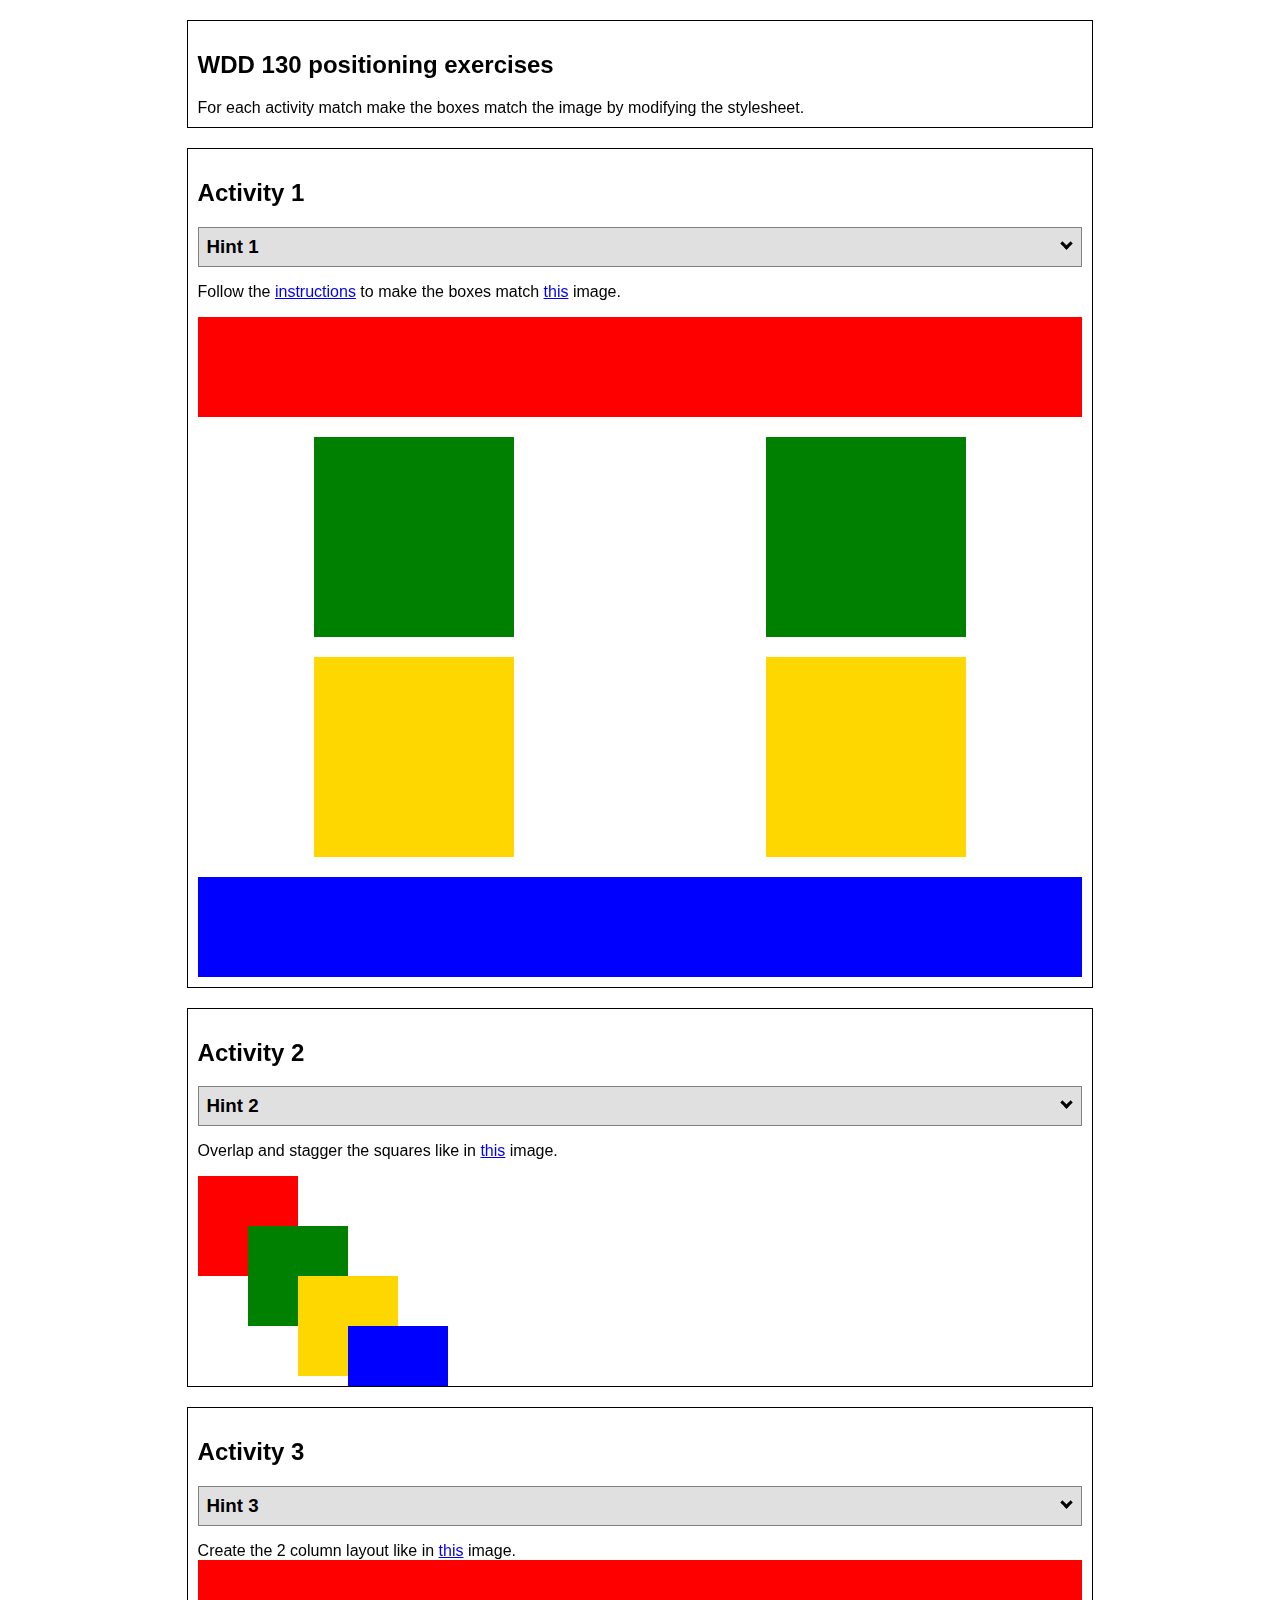
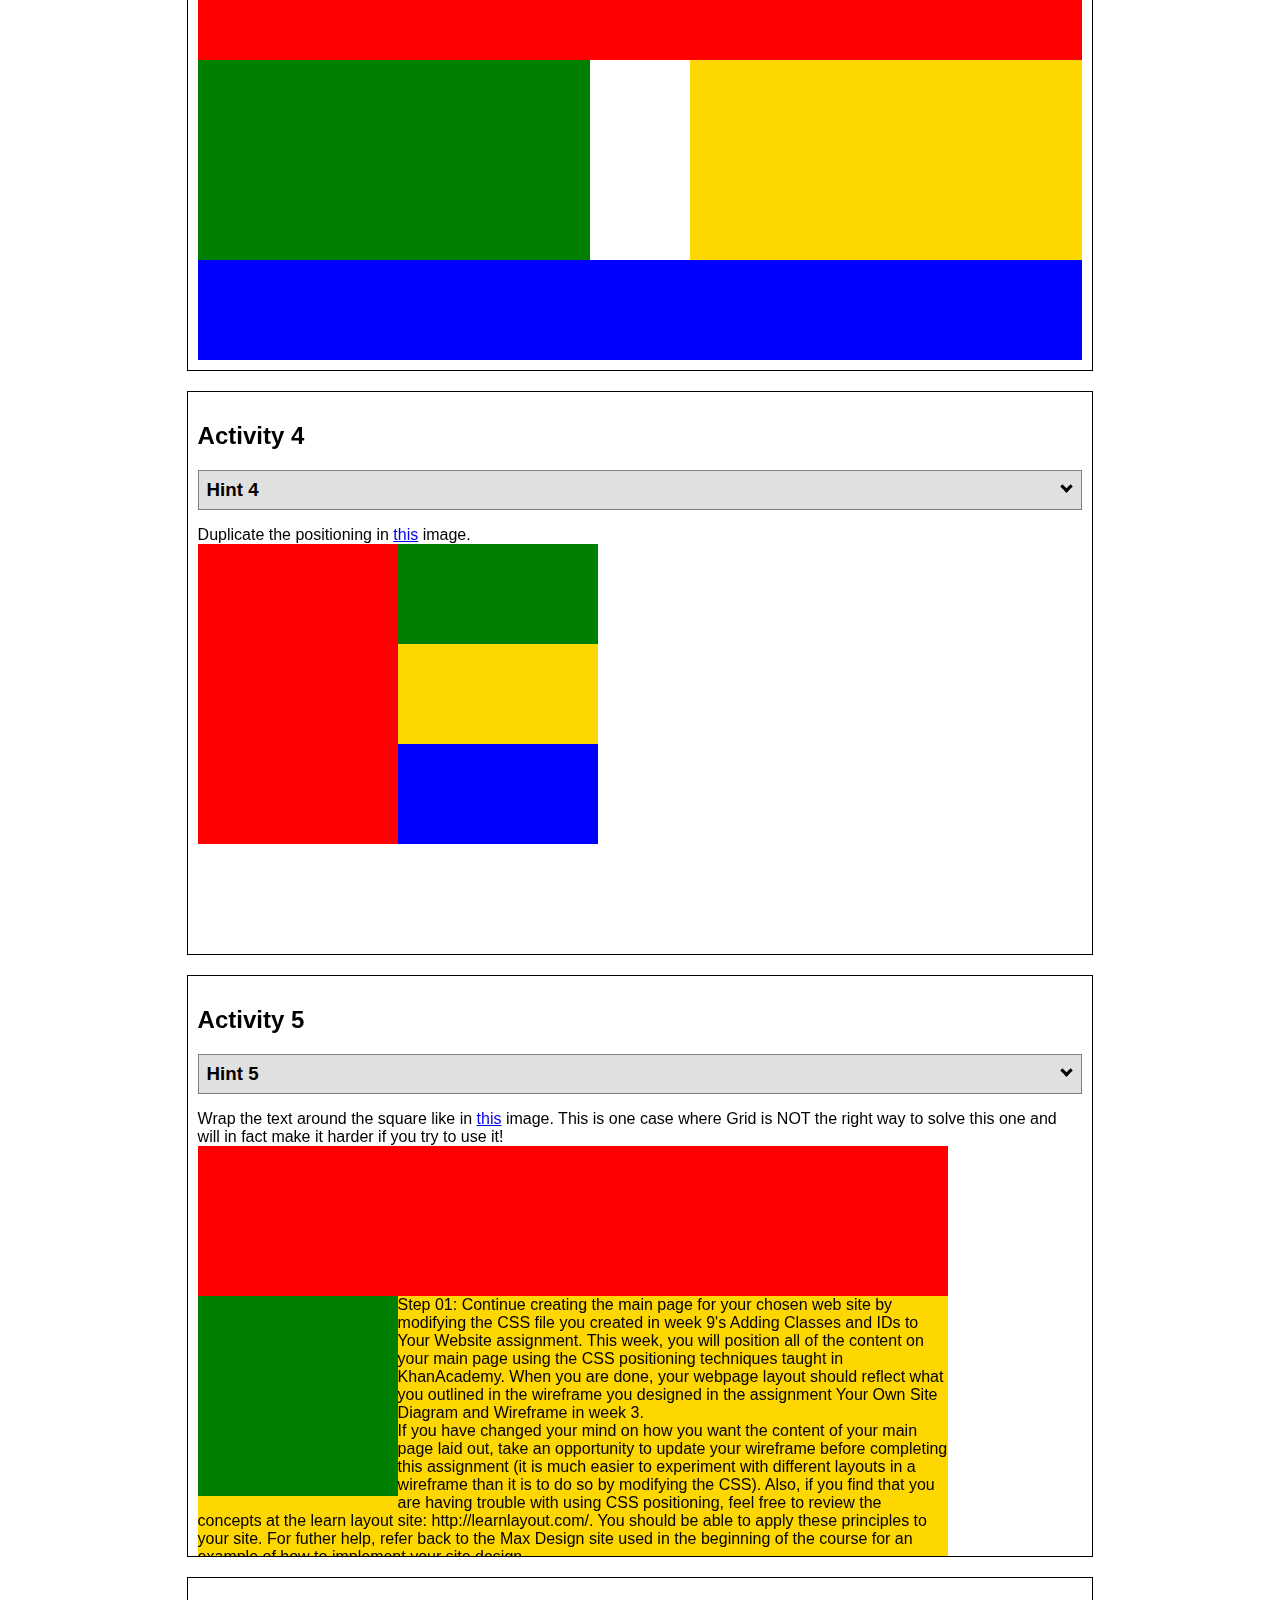
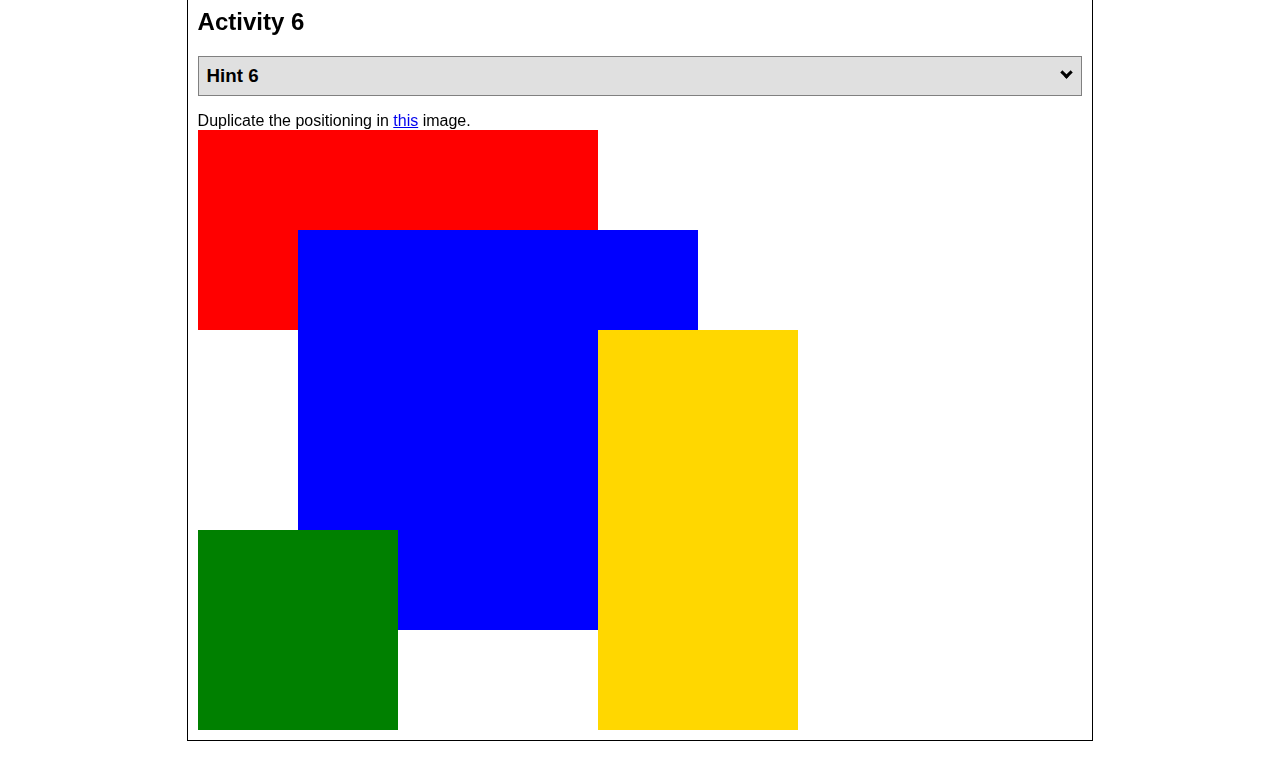
<file: positioning/positioning/positioning.html>
<!DOCTYPE html>
<html lang="en">
  <head>
    <!-- HTML - Name: positioning.html -->
    <title>Positioning Activity</title>
    <link rel="stylesheet" type="text/css" href="positionstyles.css" />
  </head>
  <body>
    <div class="activity">
      <h2>WDD 130 positioning exercises</h2>
      For each activity match make the boxes match the image by modifying the stylesheet.</div>
    <div class="activity">
      <h2>Activity 1</h2>
      <section class="hint"><input type="checkbox" ><i></i> <h3>Hint 1</h3><div><p>Check out the <a href="https://byui-wdd.github.io/wdd130/activities/w06-css-positioning.html" target="_blank">activity instructions</a> in Ilearn!</p></div></section>
      <p>Follow the <a href="https://byui-wdd.github.io/wdd130/activities/w06-css-positioning.html" target="_blank">instructions</a> to make the boxes match  <a href="https://byui-wdd.github.io/wdd130/images/example1.png" target="_blank">this</a> image.</p>
      <div class="content1" >
        <div class="red1" ></div>
        <div class="green1" ></div>
        <div class="green1" ></div>
        <div class="yellow1"></div>
        <div class="yellow1"></div>
        <div class="blue1"></div>
      </div>
    </div>
    <div class="activity">
      <h2>Activity 2</h2>
      <section class="hint"><input type="checkbox" > <h3>Hint 2</h3><i></i><div>
      <ul>
      <li>grid-template-columns: 50px 50px 50px 50px 50px </li></ul></div></section>
      <p>Overlap and stagger the squares like in <a href="https://byui-wdd.github.io/wdd130/images/example2.png" target="_blank">this</a> image.</p>
      <div class="content2" >
        <div class="red2" ></div>
        <div class="green2" ></div>
        <div class="yellow2"></div>
        <div class="blue2"></div>
      </div>
    </div>
    <div class="activity">
      <h2>Activity 3</h2>
      <section class="hint"><input type="checkbox" > <h3>Hint 3</h3><i></i><div><p>This one is going to be best solved with CSS Grid. Remember to make the boxes the right width first...then start moving them around. </p><h4>Properties used:</h4><ul><li>display:grid;</li><li>grid-template-columns:</li><li>grid-column-gap:</li>
        <li>grid-column:</li>  </ul></div></section>
      Create the 2 column layout like in <a href="https://byui-wdd.github.io/wdd130/images/example3.png" target="_blank">this</a>  image.
      <div class="content3" >
        <div class="red3" ></div>
        <div class="green3" ></div>
        <div class="yellow3"></div>
        <div class="blue3"></div>
      </div>
    </div>
    <div class="activity">
      <h2>Activity 4</h2>
      <section class="hint"><input type="checkbox" > <h3>Hint 4</h3><i></i><div><p>For the others we have been primarily concerned with width. For this one you will need to adjust height as well. </p><h4>Properties used:</h4><ul><li>display:grid;</li><li>grid-template-columns:</li><li>grid-row:</li></ul></div></section>
      Duplicate the positioning in <a href="https://byui-wdd.github.io/wdd130/images/example4.png" target="_blank">this</a> image. 
      <div class="content4" >
        <div class="red4" ></div>
        <div class="green4" ></div>
        <div class="yellow4"></div>
        <div class="blue4"></div>
      </div>
    </div>

    <div class="activity">
      <h2>Activity 5</h2>
      <section class="hint"><input type="checkbox" > <h3>Hint 5</h3><i></i><div><p>Grid is <strong>not</strong> the right way to do this.  In fact there is only one way to really do that...and that is with float. Remember that we float the thing we want the text to wrap around.  Also remember to start by making all the shapes the right size and shape.</p><h4>Properties used:</h4><ul><li>float: left;</li></ul></div></section>
      Wrap the text around the square like in <a href="https://byui-wdd.github.io/wdd130/images/example5.png" target="_blank">this</a> image. This is one case where Grid is NOT the right way to solve this one and will in fact make it harder if you try to use it!
      <div class="content5" >
        <div class="red5" ></div>
        <div class="green5" ></div>
        <div class="yellow5">Step 01: Continue creating the main page for your chosen web site by modifying the CSS file you created in week 9's Adding Classes and IDs to Your Website assignment. This week, you will position all of the content on your main page using the CSS positioning techniques taught in KhanAcademy. When you are done, your webpage layout should reflect what you outlined in the wireframe you designed in the assignment Your Own Site Diagram and Wireframe in week 3. <br />
          If you have changed your mind on how you want the content of your main page laid out, take an opportunity to update your wireframe before completing this assignment (it is much easier to experiment with different layouts in a wireframe than it is to do so by modifying the CSS). Also, if you find that you are having trouble with using CSS positioning, feel free to review the concepts at the learn layout site: http://learnlayout.com/. You should be able to apply these principles to your site. For futher help, refer back to the Max Design site used in the beginning of the course for an example of how to implement your site design.</div>
        <div class="blue5"></div>
      </div>
    </div>
    <div class="activity">
      <h2>Activity 6</h2>
      <section class="hint"><input type="checkbox" > <h3>Hint 6</h3><i></i><div><p>This one is all about visualizing the grid behind the layout. If you are having a hard time doing that first: all the sizes are even multiples of 100, and second here is another example with the lines drawn: <a href="https://byui-wdd.github.io/wdd130/images/example6-hint.png" target="_blank">example 6 with lines</a>. For this one you will find it easiest if you use px for the column width. You can also use <kbd>z-index</kbd> to control the element layering.    </p><h4>Properties used:</h4><ul><li>display:grid;</li><li>grid-template-columns:</li><li>grid-column:</li><li>grid-row:</li><li><a href="https://www.w3schools.com/cssref/pr_pos_z-index.asp" target="_blank">z-index:</a></li></ul></div></section>
      Duplicate the positioning in <a href="https://byui-wdd.github.io/wdd130/images/example6.png" target="_blank">this</a> image.
      <div class="content6" >
        <div class="red6" ></div>
        <div class="green6" ></div>
        <div class="yellow6"></div>
        <div class="blue6"></div>
      </div>
    </div>
  </body>
</html>
</file>
<file: personal_site/styles/style1.css>
@import url('https://fonts.googleapis.com/css2?family=Exo+2&family=Slabo+27px&display=swap');
:root {
    --primary-color: #001987   ;
    --secondary-color: #4059c8 ;
    --accent1-color: #3d3535;
    --accent2-color: #ffffff;

    --heading-font: "Exo 2", sans-serif;
    --paragraph-font: "Slabo 27px", sans-serif;
}

#content{
    margin: 0 auto;
    max-width: 1600px;
}

body{
    background-color:#0b0c10;
    font-family: var(--paragraph-font);
    font-size: 22px;
    margin: 0;
    padding: 0;
}

header {
    background-color: var(--primary-color);
    color: var(--accent2-color);
    font-family: var(--heading-font);
    padding: 10px;
    text-align: left;
    display: flex;
}

.head_button{
    background-color: var(--accent1-color);
    text-align: center;
    color: black;
    text-decoration: none;
    padding: 35px;
    border-radius: 10px;
    font-family: var(--paragraph-font);
}

.head_button:hover{
    background-color: var(--accent2-color);
    color: black;
}

.logo{
    max-width: 130px;
    border-radius: 5px;
    margin: 0%;
    height: 95px;
    padding: 5px;
}

header a {
    text-decoration: none;
    color: var(--accent2-color);
    margin: 5px;
}

main{
    background-color: #0b0c10;
    color: var(--accent2-color);
}

#titlesplash {
    display: grid;
    grid-template-columns: 1fr 3fr 1fr;
    padding: 35px;
}

#imgcontain {
    grid-column: 1/4;
    grid-row: 1/3;
    z-index: 0;
}

#titletext {
    text-align: center;
    font-family: var(--heading-font);
    grid-column: 2/3;
    grid-row: 1/2;
    margin-top: 50px;
    z-index: 1;
    margin-top: 300px;
    font-size: 100px;
}

#sun-img {
    width: 100%;
}

.HTP{
    display: grid;
    grid-template-columns: 1fr 3fr 1fr;
    grid-template-rows: 500px 500px;
    background-color: #0b0c10;
    font-family: var(--paragraph-font);
    line-height: 1.5em;
    padding: 35px;
    font-size: 30px;
    text-align: center;
    padding: 35px;
    background-color: var(--primary-color);
    margin-top: 20px;
    margin-bottom: 20px;
    border-radius: 35px;
}

.HTP p{
    grid-column: 2/3;
    background-color: var(--accent1-color);
    margin: auto;
    padding: 50px;
    border-radius: 10px;
    
}

#co-op{
    background-color: #4059c8;
    grid-column: 2/3;
    grid-row: 2/3;
    padding: 100px;
    border-radius: 10px;
}

.equip_gen{
    display: grid;
    grid-template-columns: 1fr 3fr;
    grid-column-gap: 10px;
    background-color:var(--primary-color);
    font-family: var(--paragraph-font);
    line-height: 1.5em;
    padding: 35px;
    font-size: 30px;
    text-align: center;
    margin-top: 20px;
    margin-bottom: 20px;
    border-radius: 35px;
}

.equip_gen p{
    background-color: #3d3535;
    padding: 35px;
    border-radius: 10px;
}

.button{
    background-color: var(--secondary-color);
    text-align: center;
    color: black;
    text-decoration: none;
    padding: 35px;
    border-radius: 10px;
    text-align: center;
    margin:auto;
    grid-row: 1/4;
    font-family: var(--paragraph-font);
    box-shadow: 10px 10px 10px #6f7364;
}

.button:hover{
    background-color: var(--accent2-color);
    color: black;
    opacity: .6;
    transform: scale(1.1);
}

.ghost_gen{
    display: grid;
    grid-template-columns: 1fr 3fr;
    background-color:var(--primary-color);
    font-family: var(--paragraph-font);
    line-height: 1.5em;
    padding: 35px;
    font-size: 30px;
    text-align: center;
    margin-top: 20px;
    margin-bottom: 20px;
    border-radius: 35px;
}

.ghost_gen p{
    background-color: #3d3535;
    padding: 35px;
    border-radius: 10px;
}

.end_home{
    display: grid;
    grid-template-columns: 1fr 3fr 1fr;
    grid-template-rows: 250px 1fr 200px 500px;
    background-color:var(--primary-color);
    font-family: var(--paragraph-font);
    line-height: 1.5em;
    padding: 35px;
    font-size: 30px;
    text-align: center;
    margin-top: 20px;
    margin-bottom: 20px;
    border-radius: 35px;
}

.end_home img{
    grid-column: 2/3;
    grid-row: 2/3;
    margin-left: auto;
    margin-right: auto;
}

.end_home h2{
    grid-column: 2/3;
    margin: auto;
    background-color: var(--secondary-color);
    padding: 35px;
    border-radius: 10px;
}

.end_home p{
    grid-column: 2/3;
    grid-row: 3/4;
    margin: auto;
    background-color: var(--accent1-color);
    border-radius: 10px;
    padding: 35px;
}

#end-text{
    grid-column: 2/3;
    grid-row: 4/5;
    margin: auto;
    background-color: var(--accent1-color);
    border-radius: 10px;
    padding: 35px;
}

.foottext{
    background-color: #0b0c10;
}

footer{
    background-color:#0b0c10;
    color: #ffffff;
    padding: 25px 50px;
    display: flex;
    justify-content: space-around;
    align-items: center;
}

footer a{
    color: white;
    text-decoration: none;
}

footer p{
    font-size: 1.2em;
    background-color: #0b0c10;
}

footer p a:hover{
    text-decoration: underline;
}

footer a:hover{
    color: var(--primary-color);
}

footer .social img{
    padding-top: 15px;
}

@media screen and (max-width: 1000px) {
    #titlesplash {
        grid-template-columns: 1fr 2fr; 
    }

    #titletext {
        font-size: 50px; 
        margin-top: 100px;
    }

    .HTP {
        grid-template-columns: 1fr; 
        grid-template-rows: auto auto;
    }

    .HTP p {
        padding: 20px; 
    }

    
}


@media screen and (max-width: 500px) {
    #titlesplash {
        grid-template-columns: 1fr; 
    }

    #titletext {
        font-size: 40px; 
        margin-top: 80px;
    }

    .HTP p {
        padding: 15px; 
        font-size: 18px; 
    }

    
}
</file>
<file: wwr/styles/style.css>
@import url('https://fonts.googleapis.com/css2?family=IM+Fell+French+Canon&family=Lato:ital,wght@0,400;0,700;1,400&display=swap');
@import url('https://fonts.googleapis.com/css2?family=Croissant+One&family=Fuggles&family=Mooli&display=swap');
@import url('https://fonts.googleapis.com/css2?family=Bebas+Neue&family=Croissant+One&family=Fuggles&family=Mooli&display=swap');


:root {
    --heading-font: Croissant, Bebas Neue;
    --paragraph-font: Mooli, Helvetica, sans-serif; 
}

#content {
    margin: 0 auto;
    max-width: 1600px;
}

nav {
    display: flex;
    justify-content: space-around;
}

nav a{
    text-align: center;
    color: black;
    text-decoration: none;
    padding: 35px;
}

.home-title{
    color: #FCE172;
    font-family: var(--heading-font);
    font-size: 2em;
    margin-top: 10px;
}

.home-grid {
    display: grid;
    grid-template-columns: 1fr 1fr 1fr 1fr 1fr 1fr 1fr 1fr 1fr 1fr;
}

.gray_canyon, .sal_riv, .grand_canyon{
    display: grid;
    grid-template-columns: 1fr 1fr 1fr;
    grid-template-rows: 100px 200px 200px;
    margin-top: 50px;
    margin-left: 20px;
    margin-right: 20px;
    background-color: #78C5D7;
    background-size: 1.2vw;
    padding: 15px 30px;
    border-radius: 5px;
}

h1{
    text-align: center;
}

#title{
    display: grid;
    grid-template-columns: 1fr 1fr 1fr;
}

.title-word{
    text-align: center;
    grid-column: 2/3;
    grid-row: 1/2;
    margin-top: 100px;
    color: black;
}

.title-img{
    grid-column: 2/3;
    grid-row: 1/2;
    z-index: -1;
}

.riv-img1{
    width: 100%;
    grid-row: 2/4;
    margin-top: 20px;
}

.riv_head1{
    grid-column: 2/4;
    text-align: center;
    margin-top: 20px;
}

.riv_text1 {
    grid-column: 2/4;
    grid-row: 2/4;
    font-size: 19px;
    margin-left: 20px;
    margin-right: 20px;
    background-color: #FCE172;
    background-size: 1.2vw;
    padding: 15px 30px;
    margin-top: 20px;
    border-radius: 5px;
}

.riv-img2{
    width: 100%;
    grid-column: 3/4;
    grid-row: 2/4;
    margin-top: 20px;
}

.riv_head2{
    grid-column: 1/3;
    grid-row: 1/2;
    text-align: center;
}

.riv_text2 {
    grid-column: 1/3;
    grid-row: 2/4;
    font-size: 19px;
    margin-left: 20px;
    margin-right: 20px;
    background-color: #FCE172;
    background-size: 1.2vw;
    padding: 15px 30px;
    margin-top: 20px;
    border-radius: 5px;
}

.riv-img3{
    width: 100%;
    grid-column: 1/2;
    grid-row: 2/3;
    margin-top: 20px;
}

.riv_head3{
    grid-column: 2/4;
    text-align: center;
}

.riv_text3 {
    grid-column: 2/4;
    grid-row: 2/4;
    font-size: 19px;
    margin-left: 20px;
    margin-right: 20px;
    background-color: #FCE172;
    background-size: 1.2vw;
    padding: 15px 30px;
    margin-top: 20px;
    border-radius: 5px;
}

#hero {
    display: grid;
    grid-template-columns: 1fr 3fr 1fr;
}

#hero-msg{
    grid-column: 2/3;
    grid-row: 1/2;
    margin-top: 50px;
}

#hero-msg h1{
    text-align: center;
    font-family: var(--heading-font);
}

#hero-msg h4{
    text-align: center;
    font-family: var(--paragraph-font);
    color: white;
}

#hero-img{
    width: 100%;
}

#hero-box {
    grid-column: 1/4;
    grid-row: 1/3;
    z-index: -1;
}

.button-box{
    text-align: center;
}

main section{
    text-align: center;
}

#background {
    height: 725px;
    grid-column: 1/12;
    grid-row: 4/10;
}

body{
    background-color:#134266;
    font-family: var(--paragraph-font);
    font-size: 22px;
    margin: 0;
    padding: 0;
}

header{
    background-color:#FFFFFF;
    font-family: var(--paragraph-font);
    display: grid;
    grid-template-columns: 150px auto;
}

h2{
    margin: 0;
}

h4{
    color: #FCE172;
    font-family: var(--paragraph-font);
}

nav a:hover{
    background-color:#78C5D7;
    color: black;
}

.book, .join{
    background-color:white;
    color: black;
    text-decoration: none;
    font-size: 18px;
    padding: 15px 30px;
    margin-top: 50px;
    border-radius: 5px;
}

.book:hover, .join:hover{
    background-color:#78C5D7;
    color: black;
}

#background{
    background-color:#FCE172;
}

.msg{
    background-color:#78C5D7;
    font-family: var(--paragraph-font);
    line-height: 1.5em;
    padding: 35px;
    grid-column: 6/11;
    grid-row: 6/8;
    box-shadow: 5px 5px 10px #6f7364;
}

.msg h2{
    color: black;
    font-family: var(--paragraph-font)e;
}

.msg p{
    color: black;
    font-family: var(--paragraph-font);
    font-size: .8em;
    padding-bottom: 15px;
}

footer{
    background-color:#FFFFFF;
    color: black;
    padding: 25px 50px;
    margin-top: 200px;
    display: flex;
    justify-content: space-around;
    align-items: center;
}

footer a{
    color: black;
    text-decoration: none;
}

footer p{
    font-size: 1.2em;
}

footer p a:hover{
    text-decoration: underline;
}

footer a:hover{
    color: black;
}

footer .social img{
    padding-top: 15px;
}

.logo{
    width: 80px;
}

.card-img {
    border: 10px solid #d9c2a3;
    box-shadow: 5px 5px 10px #6f7364;
}

.card-img:hover {
    opacity: .6;
    transform: scale(1.1);
}

.card-img, .mountains {
    width: 100%;
}

.mountains{
    grid-column: 2/8;
    grid-row: 5/9;
    box-shadow: 5px 5px 10px #6f7364;
}

main section img {
    box-sizing: border-box;
}

#logo_link{
    padding-top: 5px;
    justify-self: center;
    align-self: center;
}

.icon{
    width: 80px;
    padding-top: 10px;
}

.rivers-card, .camping-card, .rapids-card{
    margin: 200px 0;
}

.rivers-card {
    grid-column: 2/4;
    grid-row: 2/3;
}

.camping-card {
    grid-column: 5/7;
    grid-row: 2/3;
}

.rapids-card {
    grid-column: 8/10;
    grid-row: 2/3;
}

@media screen and (max-width: 900px) {
    #hero, .home-grid {
        display: block;
        height: auto;
    }
    nav, footer {
        flex-direction: column;
    }
    nav a {
        display: block;
        padding: 15px;
    }
    #hero {
        margin-top: 0;
    }
    #hero-msg {
        margin-top: 0;
    }
    #hero-msg h4 {
        display: none;
    }
    .home-title {
        font-size: 25px;
        color: #6f7364;
    }
    .rivers-card, .camping-card, .rapids-card { 
        margin: 50px auto;
        width: 60%;
    }
    #background {
        display: none;
    }
    .mountains, .msg {
        width: 80%;
        display: block;
        margin: 0 auto;
    }
    footer {
        margin-top: 25px;
    }
}
</file>
<file: personal_site/styles/a-simple-compenent.css>
/* Style the buttons that are used to open and close the accordion panel */
.accordion {
    background-color: #eee;
    color: #444;
    cursor: pointer;
    padding: 18px;
    width: 100%;
    text-align: left;
    border: none;
    outline: none;
    transition: 0.4s;
}
  
  /* Add a background color to the button if it is clicked on (add the .active class with JS), and when you move the mouse over it (hover) */
.active, .accordion:hover {
    background-color: #ccc;
}
  
  /* Style the accordion panel. Note: hidden by default */
.panel {
    padding: 0 18px;
    background-color: white;
    display: none;
    overflow: hidden;
}
.accordion:after {
    content: '\02795'; /* Unicode character for "plus" sign (+) */
    font-size: 13px;
    color: #777;
    float: right;
    margin-left: 5px;
}
  
.active:after {
    content: "\2796"; /* Unicode character for "minus" sign (-) */
}
</file>
<file: personal_site/styles/style3.css>
@import url('https://fonts.googleapis.com/css2?family=Exo+2&family=Slabo+27px&display=swap');
:root {
    --primary-color: #001987   ;
    --secondary-color: #4059c8 ;
    --accent1-color: #3d3535;
    --accent2-color: #ffffff;

    --heading-font: "Exo 2", sans-serif;
    --paragraph-font: "Slabo 27px", sans-serif;
}

.content{
    margin: auto;
    max-width: 1600px;
    font-family: var(--paragraph-font);
}

body{
    background-color:#0b0c10;
    margin: auto;
    padding: 0;
    max-width: 1600px;
    font-family: var(--paragraph-font);
}

header {
    background-color: var(--primary-color);
    color: var(--accent2-color);
    font-family: var(--heading-font);
    padding: 10px;
    text-align: left;
    display: flex;
}

.head_button{
    background-color: var(--accent1-color);
    text-align: center;
    color: black;
    text-decoration: none;
    padding: 35px;
    border-radius: 10px;
    font-family: var(--paragraph-font);
}

.head_button:hover{
    background-color: var(--accent2-color);
    color: black;
}

.logo{
    max-width: 130px;
    border-radius: 5px;
    margin: 0%;
    height: 95px;
    padding: 5px;
}

header a {
    text-decoration: none;
    color: var(--accent2-color);
    margin: 5px;
}

footer{
    background-color:var(--primary-color);
    color: #ffffff;
    padding: 25px 50px;
    display: flex;
    justify-content: space-around;
    align-items: center;
}

footer a{
    color: white;
    text-decoration: none;
}

footer p{
    font-size: 1.2em;
    background-color: #0b0c10;
}

footer p a:hover{
    text-decoration: underline;
}

footer a:hover{
    color: var(--primary-color);
}

footer .social img{
    padding-top: 15px;
}

#titlesplash {
    display: grid;
    grid-template-columns: 1fr 3fr 1fr;
    padding: 35px;
}

#imgcontain {
    grid-column: 1/4;
    grid-row: 1/3;
    z-index: 0;
}

#titletext {
    text-align: center;
    font-family: var(--heading-font);
    grid-column: 2/3;
    grid-row: 1/2;
    margin-top: 50px;
    z-index: 1;
    margin-top: 300px;
    font-size: 100px;
    color: black;
}

#sun-img {
    width: 100%;
}

#title1, #title2, #title3{
    font-family: var(--heading-font);
    font-size: 70px;
    background-color: var(--accent1-color);
    max-width: 700px;
    margin: auto;
    text-align: center;
    padding: 20px;
    border-radius: 15px;
}

#main-items{
    display: grid;
    grid-template-columns: 1fr;
    row-gap: 100px;
}

.right p, .left p{
    background-color: #4059c8;
    border-radius: 20px;
    max-width: 1000px;
    font-size: 35px;
    padding: 35px;
}

.right img, .left img{
    max-width: 300px;
}

.right p, .left img{
    float: right;
}

.right img, .left p{
    float: left;
}

.other-items{
    display: grid;
    grid-template-columns: 1fr 1fr;
    column-gap: 50px;
    font-size: 25px;
}

.other-items p{
    background-color: #4059c8;
    border-radius: 15px;
    padding: 15px;
}

.prot-items{
    display: grid;
    grid-template-columns: 1fr 1fr;
    column-gap: 50px;
    font-size: 25px;
}

.prot-items p{
    background-color: #4059c8;
    border-radius: 15px;
    padding: 15px;
}

#prot-img{
    width: 600px;
}
</file>
<file: personal_site/styles/style2.css>
@import url('https://fonts.googleapis.com/css2?family=Exo+2&family=Slabo+27px&display=swap');
:root {
    --primary-color: #001987   ;
    --secondary-color: #4059c8 ;
    --accent1-color: #3d3535;
    --accent2-color: #ffffff;

    --heading-font: "Exo 2", sans-serif;
    --paragraph-font: "Slabo 27", sans-serif;
}

.content{
    margin: auto;
    max-width: 1600px;
    font-family: var(--paragraph-font);
}

body{
    background-color:#0b0c10;
    margin: auto;
    padding: 0;
    max-width: 1600px;
    font-family: var(--paragraph-font);
}

header {
    background-color: var(--primary-color);
    color: var(--accent2-color);
    font-family: var(--heading-font);
    padding: 10px;
    text-align: left;
    display: flex;
}

.head_button{
    background-color: var(--accent1-color);
    text-align: center;
    color: black;
    text-decoration: none;
    padding: 35px;
    border-radius: 10px;
    font-family: var(--paragraph-font);
}

.head_button:hover{
    background-color: var(--accent2-color);
    color: black;
}

.logo{
    max-width: 130px;
    border-radius: 5px;
    margin: 0%;
    height: 95px;
    padding: 5px;
}

header a {
    text-decoration: none;
    color: var(--accent2-color);
    margin: 5px;
}

footer{
    background-color:var(--primary-color);
    color: #ffffff;
    padding: 25px 50px;
    display: flex;
    justify-content: space-around;
    align-items: center;
}

footer a{
    color: white;
    text-decoration: none;
}

footer p{
    font-size: 1.2em;
    background-color: #0b0c10;
}

footer p a:hover{
    text-decoration: underline;
}

footer a:hover{
    color: var(--primary-color);
}

footer .social img{
    padding-top: 15px;
}

#titlesplash {
    display: grid;
    grid-template-columns: 1fr 3fr 1fr;
    padding: 35px;
}

#imgcontain {
    grid-column: 1/4;
    grid-row: 1/3;
    z-index: 0;
}

#titletext {
    text-align: center;
    font-family: var(--heading-font);
    grid-column: 2/3;
    grid-row: 1/2;
    margin-top: 50px;
    z-index: 1;
    margin-top: 300px;
    font-size: 100px;
    color: #ffffff;
}

#sun-img {
    width: 100%;
}

#ghost-content{
    display: grid;
    grid-template-columns: 1fr 1fr 1fr;
}

p{
    background-color: var(--secondary-color);
    color:#ffffff;;
    padding: 15px;
    border-radius: 10px;
    font-family: var(--paragraph-font);
    margin-left: 15px;
    margin-right: 15px;
    font-size: 26px;
}

h2{
    text-align: center;
    background-color:var(--accent1-color);
    color: #ffffff;
    padding: 15px;
    border-radius: 10px;
    font-family: var(--paragraph-font);
    max-width: 200px;
    margin: auto;
    margin-top: 15px;
    font-size: 40px;
}

#card{
    font-size: 70px;
    text-align: center;
    margin: auto;
    padding: 35px;
    background-color: #001987;
    border-radius: 15px;
}

#general-info{
    margin-bottom: 50px;
    font-size: 26px;
}

#line p{
    max-height: 10px;
    margin-top: 100px;
    margin-bottom: 100px;
    background-color: #001987;
}

#ending-text{
    background-color: var(--secondary-color);
    font-size: 26px;
    margin: auto;
    border-radius: 15px;
    margin-bottom: 50px;
}

.small{
    max-width: 500px;
    margin: auto;
    padding: 30px;
}

@media screen and (max-width: 900px) {
    body {
        font-size: 14px; 
    }

    header {
        flex-direction: column;
        align-items: center;
    }

    .head_button {
        padding: 15px;
        margin: 5px;
    }

    #titlesplash {
        grid-template-columns: 1fr;
        grid-template-rows: auto auto;
        padding: 15px;
    }

    #titletext {
        font-size: 40px;
        margin-top: 30px;
    }

    #ghost-content {
        grid-template-columns: 1fr;
        grid-template-rows: auto;
    }

    p,
    h2 {
        font-size: 18px;
        margin-left: 5px;
        margin-right: 5px;
    }

    #card {
        font-size: 40px;
        padding: 15px;
        margin-bottom: 20px;
    }

    #general-info {
        font-size: 18px;
        margin-bottom: 30px;
    }

    #line p {
        margin-top: 50px;
        margin-bottom: 50px;
    }

    #ending-text {
        font-size: 18px;
        margin-bottom: 30px;
        padding: 15px;
    }

    .small {
        max-width: 100%;
        padding: 15px;
    }
}
</file>
<file: personal_site/styles/site-plan.css>
/* if you are using any Google fonts change the font names below to your fonts. 
Any spaces in your font name should be replaced with a +. 
Fonts are separated by a | */
@import url('https://fonts.googleapis.com/css2?family=Exo+2&family=Slabo+27px&display=swap');

:root {
  /* change the values below to your colors from your palette */
  --primary-color: #001987   ;
  --secondary-color: #4059c8 ;
  --accent1-color: #3d3535;
  --accent2-color: #ffffff;

  /* change the values below to your chosen font(s) */
  --heading-font: "Exo 2", sans-serif;
  --paragraph-font: "Slabo 27", sans-serif;

  /* these colors below should be chosen from among your palette colors above */
  --headline-color-on-white: #001987;  /* headlines on a white background */ 
  --headline-color-on-color: #000000; /* headlines on a colored background */ 
  --paragraph-color-on-white: #4059c8; /* paragraph text on a white background */ 
  --paragraph-color-on-color: #000000; /* paragraph text on a colored background */ 
  --paragraph-background-color: #4059c8  ;
  --nav-link-color: #4059c8;
  --nav-background-color: #ffffff;
  --nav-hover-link-color: #000000;
  --nav-hover-background-color: #001987;
}


/*  Look around below...but DON'T CHANGE ANYTHING! */

body {
  max-width: 1200px;
  margin: 0 auto;
  padding: 4em;
  font-size: 18px;
  text-align: center;
}
img {
  display: block;
  margin: 0 auto;
  width: 100%;
}
h1, h2, h3, h4, h5, h6 {
  font-family: var(--heading-font);
  color: var(--headline-color-on-white);
}
h2 {
  text-align: center;
}
hr {
  height: 3px;
  margin: 35px 0;
  background: var(--accent1-color);
}
header {
  padding: 1em;
  text-align: center;
  color: var(--headline-color-on-color);
  background-color: var(--paragraph-background-color);
}
header > h1, header > h2 {
  color: var(--headline-color-on-color);
}

p {
  font-family: var(--paragraph-font);
  color: var(--paragraph-color-on-white);
  padding: 1em;
}
.colors {
  width: 100%;
  min-width: 350px;
  margin: 30px auto;
  text-align: center;
}
.colors th {
  background-color: #999;
}
.colors td{
  width: 25%;
  height: 3em;
}

.primary {
  background-color: var(--primary-color);
}
.secondary {
  background-color: var(--secondary-color);
}
.accent1 {
  background-color: var(--accent1-color);
}
.accent2{
  background-color: var(--accent2-color);
}

p.colored {
  background-color: var(--paragraph-background-color);
  color: var(--paragraph-color-on-color);
}

nav {
  background-color: var(--nav-background-color);
  line-height: 3em;
  text-align: center;
  font-size: 1.2em;
}
nav  {
  list-style-type: none;
  display: flex;

}
nav a {
  padding:1em;
  min-width: 120px;
  text-decoration: none;
  padding: 10px;

}
nav a:link, nav a:visited {
  color: var(--nav-link-color);
}
nav a:hover {
  color: var(--nav-hover-link-color);
  background-color: var(--nav-hover-background-color);
}

.sitemap {
  display: grid;
  justify-content: center;

  grid-template-columns: repeat(6, 15%);
  grid-template-rows: 3em 1.5em 1.5em 3em;
  grid-template-areas: ". . home home . ."
    ". . . top . ."
    ". left left right right ."
    "page2 page2 . . page3 page3";
}
.sitemap > div {

  text-align: center;

}
.sm-home {
  grid-area: home;
  background-color: #ccc;
  line-height: 3em;
}
.sm-page2 {
  grid-area: page2;
  background-color: #ccc;
  line-height: 3em;
}
.sm-page3 {
  grid-area: page3;
  background-color: #ccc;
  line-height: 3em;
}

.top {
  grid-area: top;
  border-left: 1px solid;
}

.left {
  grid-area: left;
  border-top: 1px solid;
  border-left: 1px solid;
}

.right {
  grid-area: right;
  border-top: 1px solid;
  border-right: 1px solid;
}

.small{
  width: 24px;
  height: 24px;
}
</file>
<file: wwr/styles/contactus.css>
#feedback {
    background-color: antiquewhite;
    position: absolute;
    top: 0;
    left: 0;
    right: 0;
    padding: .5em;
}
.moveDown {
    margin-top: 3em;
}

form {
    /* Center the form on the page */
    margin: 0 auto;
    width: 400px;
    /* Form outline */
    padding: 1em;
    border: 1px solid #ccc;
    border-radius: 1em;
  }
  
  ul {
    list-style: none;
    padding: 0;
    margin: 0;
  }
  
  form li + li {
    margin-top: 1em;
  }
  
  label {
    /* Uniform size & alignment */
    display: inline-block;
    width: 90px;
    text-align: right;
  }
  
  input,
  textarea {
    /* To make sure that all text fields have the same font settings
       By default, textareas have a monospace font */
    font: 1em sans-serif;
  
    /* Uniform text field size */
    width: 300px;
    box-sizing: border-box;
  
    /* Match form field borders */
    border: 1px solid #999;
  }
  
  input:focus,
  textarea:focus {
    /* Additional highlight for focused elements */
    border-color: #000;
  }
  
  textarea {
    /* Align multiline text fields with their labels */
    vertical-align: top;
  
    /* Provide space to type some text */
    height: 5em;
  }
  
  .button {
    /* Align buttons with the text fields */
    padding-left: 90px; /* same size as the label elements */
  }
  
  button {
    /* This extra margin represent roughly the same space as the space
       between the labels and their text fields */
    margin-left: 0.5em;
  }
</file>
<file: positioning/positioning/positionstyles.css>
/* CSS - Name: "positionstyles.css" */
/* Activity 1 styles */
.content1 {
  /* This is the parent of the activity 1 boxes. */
  display: grid;
  grid-template-columns: 1fr 1fr;
  justify-items: center;
  gap: 20px;
}
.red1 { 
  width: 100%; 
  height: 100px; 
  background-color: red; 
  grid-column: 1/3;
} 
.green1 {
  width: 200px; 
  height: 200px; 
  background-color: green; 

} 
.yellow1 {
  width: 200px; 
  height: 200px; 
  background-color: gold; 
} 
.blue1 {
  width: 100%; 
  height: 100px; 
  background-color: blue; 
  grid-column: 1/3;
} 
/* Activity 2 styles */ 
.content2 {
  /* This is the parent of the activity 2 boxes. */
  display: grid;
  grid-template-columns: 50px 50px 50px 50px;
  grid-template-rows:  50px 50px 50px 50px;
}
.red2 {
  width: 100px; 
  height: 100px; 
  background-color: red; 
  grid-column: 1;
  grid-row: 1;
} 
.green2 { 
  width: 100px; 
  height: 100px; 
  background-color: green; 
  grid-column: 2;
  grid-row: 2;
} 
.yellow2 {
  width: 100px; 
  height: 100px; 
  background-color: gold; 
  grid-column: 3;
  grid-row: 3;
} 
.blue2 {
  width: 100px; 
  height: 100px; 
  background-color: blue; 
  grid-column: 4;
  grid-row: 4;
} 
/* Activity 3 styles */ 
.content3 {
  /* This is the parent of the activity 3 boxes. */
  display: grid;
  grid-template-columns: 1fr 1fr;
  justify-items: center;
  column-gap: 100px;
}
.red3 {
  width: 100%; 
  height: 100px; 
  background-color: red; 
  grid-column: 1/3;
} 
.green3 {
  width: 100%; 
  height: 200px; 
  background-color: green;
} 
.yellow3 {
  width: 100%; 
  height: 200px; 
  background-color: gold; 
} 
.blue3 {
  width: 100%;
  height: 100px; 
  background-color: blue; 
  grid-column: 1/3;
} 
/* Activity 4 styles */ 
.content4 {
  /* This is the parent of the activity 4 boxes. */
  height: 400px;
  display: grid;
  grid-template-columns: 100px 100px 100px 100px;
  grid-template-rows: 100px 100px 100px;
}
.red4 {
  width: 100%; 
  height: 100%; 
  background-color: red; 
  grid-column: 1/3;
  grid-row: 1/4;
} 
.green4 {
  width: 100%; 
  height: 100%; 
  background-color: green; 
  grid-column: 3/5;
  grid-row: 1/2;
} 
.yellow4 {
  width: 100%; 
  height: 100%; 
  background-color: gold; 
  grid-column: 3/5;
  grid-row: 2/3;
} 
.blue4 {
  width: 100%; 
  height: 100%; 
  background-color: blue; 
  grid-column: 3/5;
  grid-row: 3/4;
} 
/* Activity 5 styles */ 
.content5 {
  /* This is the parent of the activity 5 boxes. */
   height: 400px;
}
.red5 { 
  width: 750px; 
  height: 150px; 
  background-color: red; 
} 
.green5 { 
  width: 200px; 
  height: 200px; 
  background-color: green; 
  float: left;

} 
.yellow5 {
  width: 750px; 
  height: 300px; 
  background-color: gold; 

} 
.blue5 {
  width: 750px; 
  height: 150px; 
  background-color: blue; 
}
/* Activity 6 styles */ 
.content6 {
  /* This is the parent of the activity 6 boxes. */
  display: grid;
  grid-template-columns: 100px 100px 100px 100px 100px 100px;
  grid-template-rows: 100px 100px 100px 100px 100px 100px;
}
.red6 {
  width: 100%; 
  height: 100%; 
  background-color: red; 
  grid-column: 1/5;
  grid-row: 1/3;
  z-index: -2;
} 
.green6 {
  width: 100%; 
  height: 100%; 
  background-color: green; 
  grid-column: 1/3;
  grid-row: 5/7;
  z-index: 1;
} 
.yellow6 {
  width: 100%; 
  height: 100%; 
  background-color: gold; 
  grid-column: 5/7;
  grid-row: 3/7;
  z-index: 1;
} 
.blue6 {
  width: 100%; 
  height: 100%; 
  background-color: blue; 
  grid-column: 2/6;
  grid-row: 2/6;
  z-index: -1;
} 


/* Do not make any changes below here */
.activity {
  width: 70%; 
  margin: 20px auto; 
  font-family: Arial, sans-serif; 
  border: 1px solid black; 
  padding: 10px; 
  clear:both; 
  overflow: auto;
} 

.hint {
  border: 1px solid grey;
  background: #e0e0e0;
  padding: .5em;
  position: relative;
  margin: 1em 0;
}
.hint h3 {
  margin: 0;
}
.hint:hover {
  background: #d0d0d0;
}
.hint > div {
  display: none;
}

.hint input[type=checkbox] {
  position: absolute;
  width: 100%;
  height: 100%;
  opacity: 0;
  z-index: 1;
  cursor: pointer;
}

.hint input[type=checkbox]:checked ~ div {
  display: block;
}

.hint i {
  position: absolute;
  transform: translate(-6px, 0);
  margin-top: 16px;
  right: 10px;
  top: -3px;
}
.hint i:before, .hint i:after {
  content: "";
  position: absolute;
  background-color: black;
  width: 3px;
  height: 9px;
}
.hint i:before {
  transform: translate(2px, 0) rotate(45deg);
}
.hint i:after {
  transform: translate(-2px, 0) rotate(-45deg);
}

.hint input[type=checkbox]:checked ~ i:before {
  transform: translate(-2px, 0) rotate(45deg);
}
.hint input[type=checkbox]:checked ~ i:after {
  transform: translate(2px, 0) rotate(-45deg);
}
.hint a {
  position: relative;
  z-index: 1;
}
</file>
